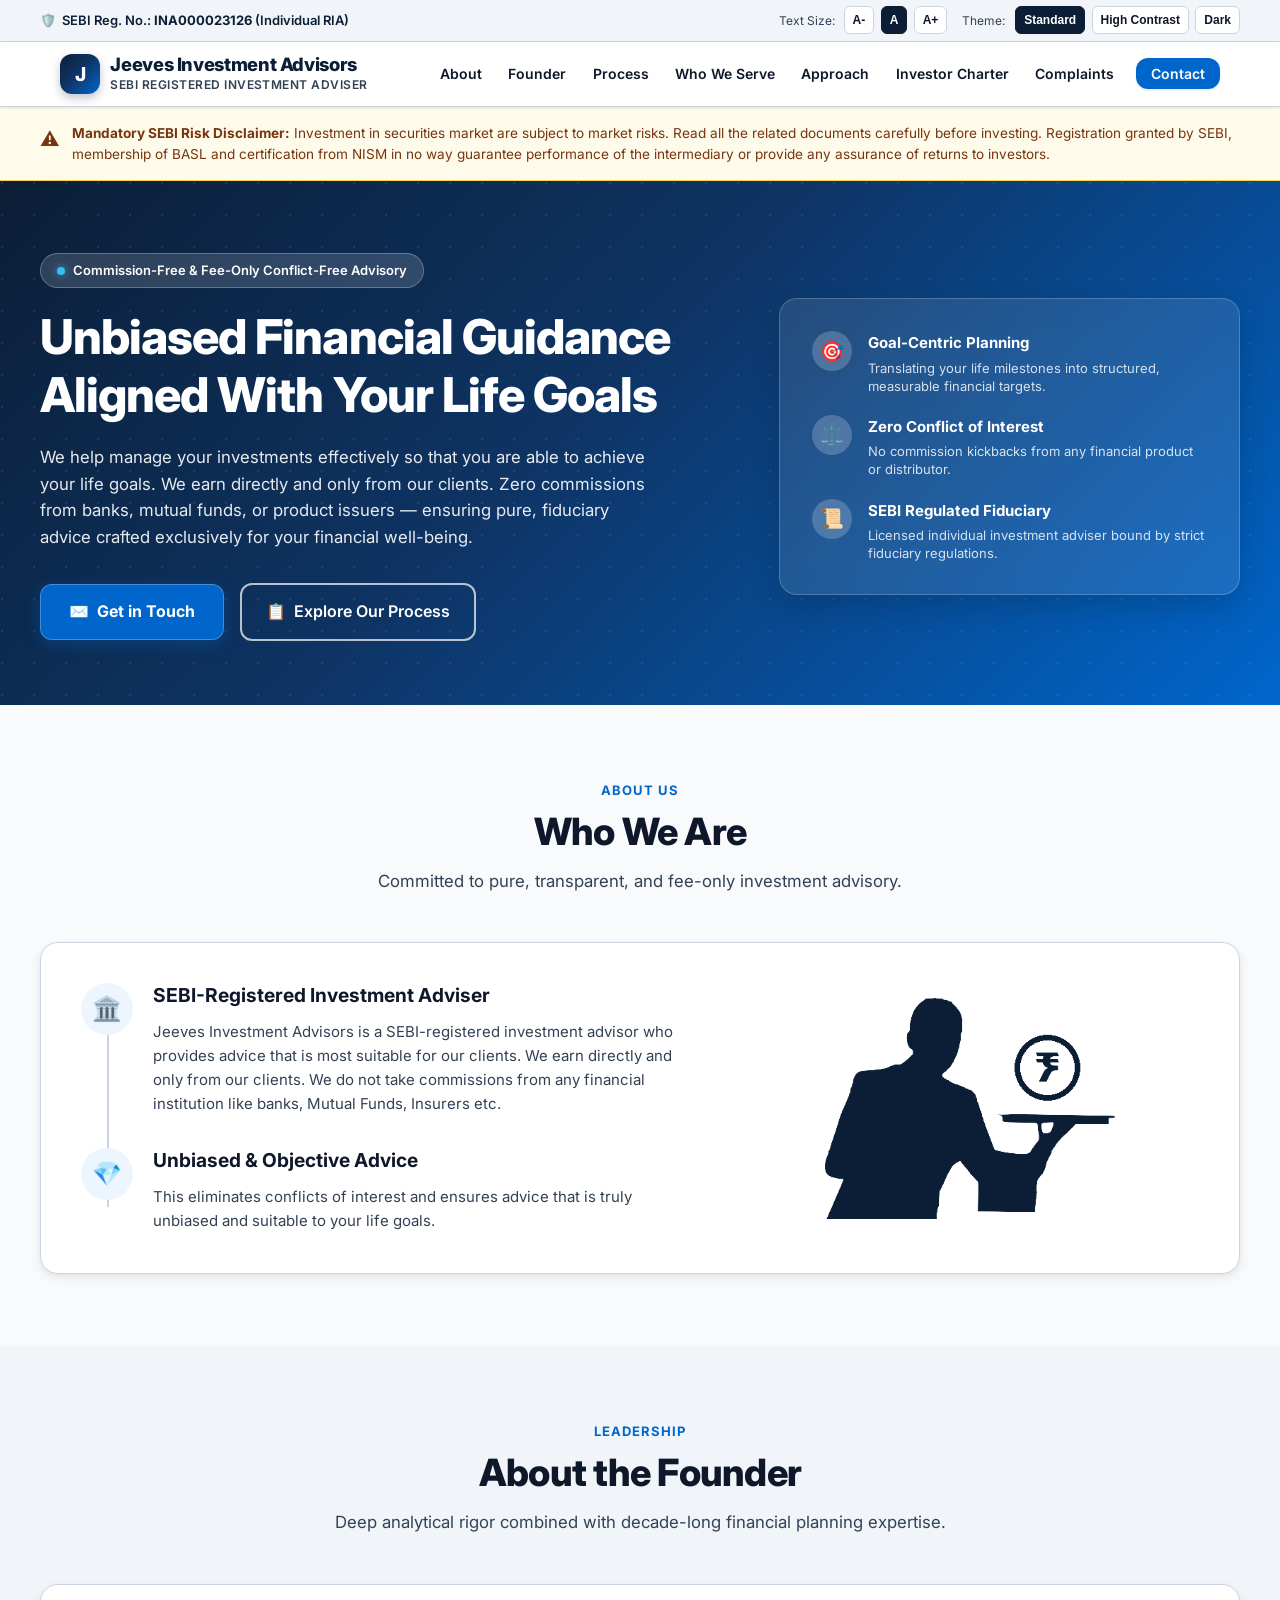
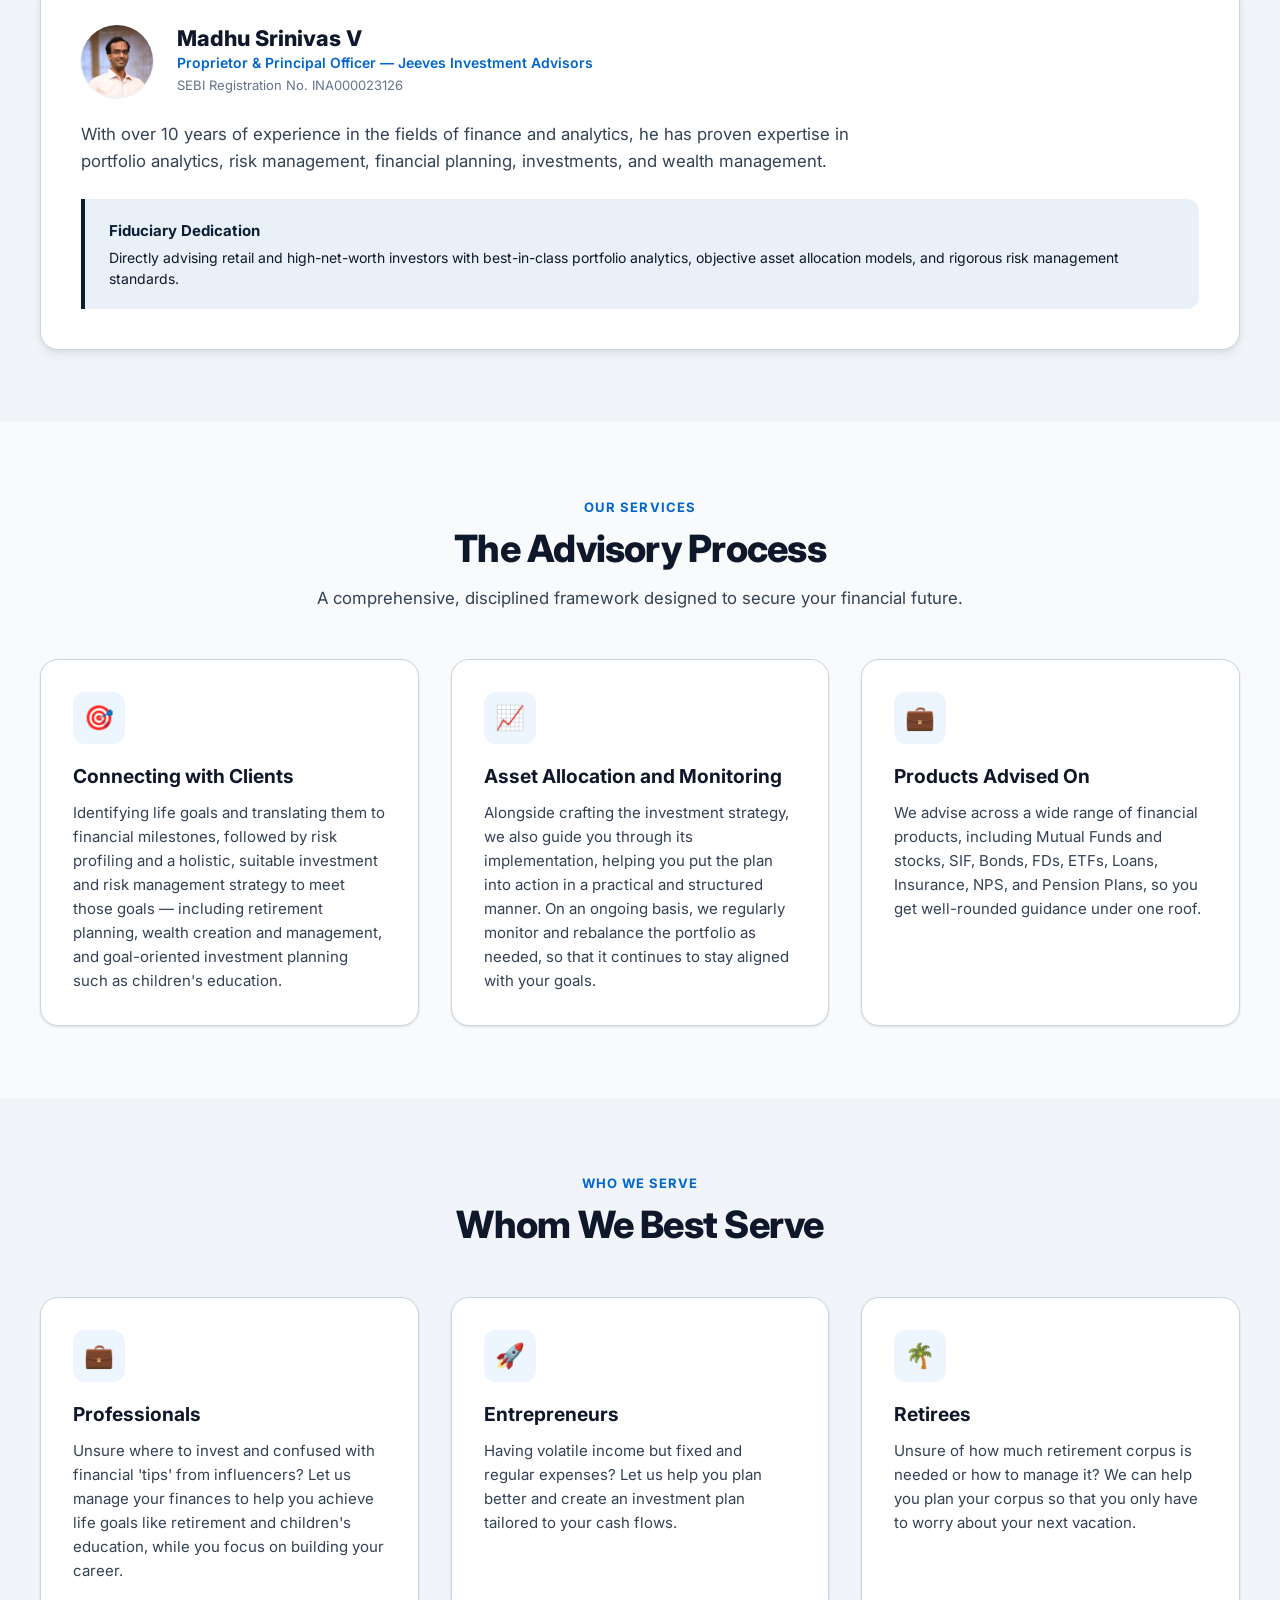
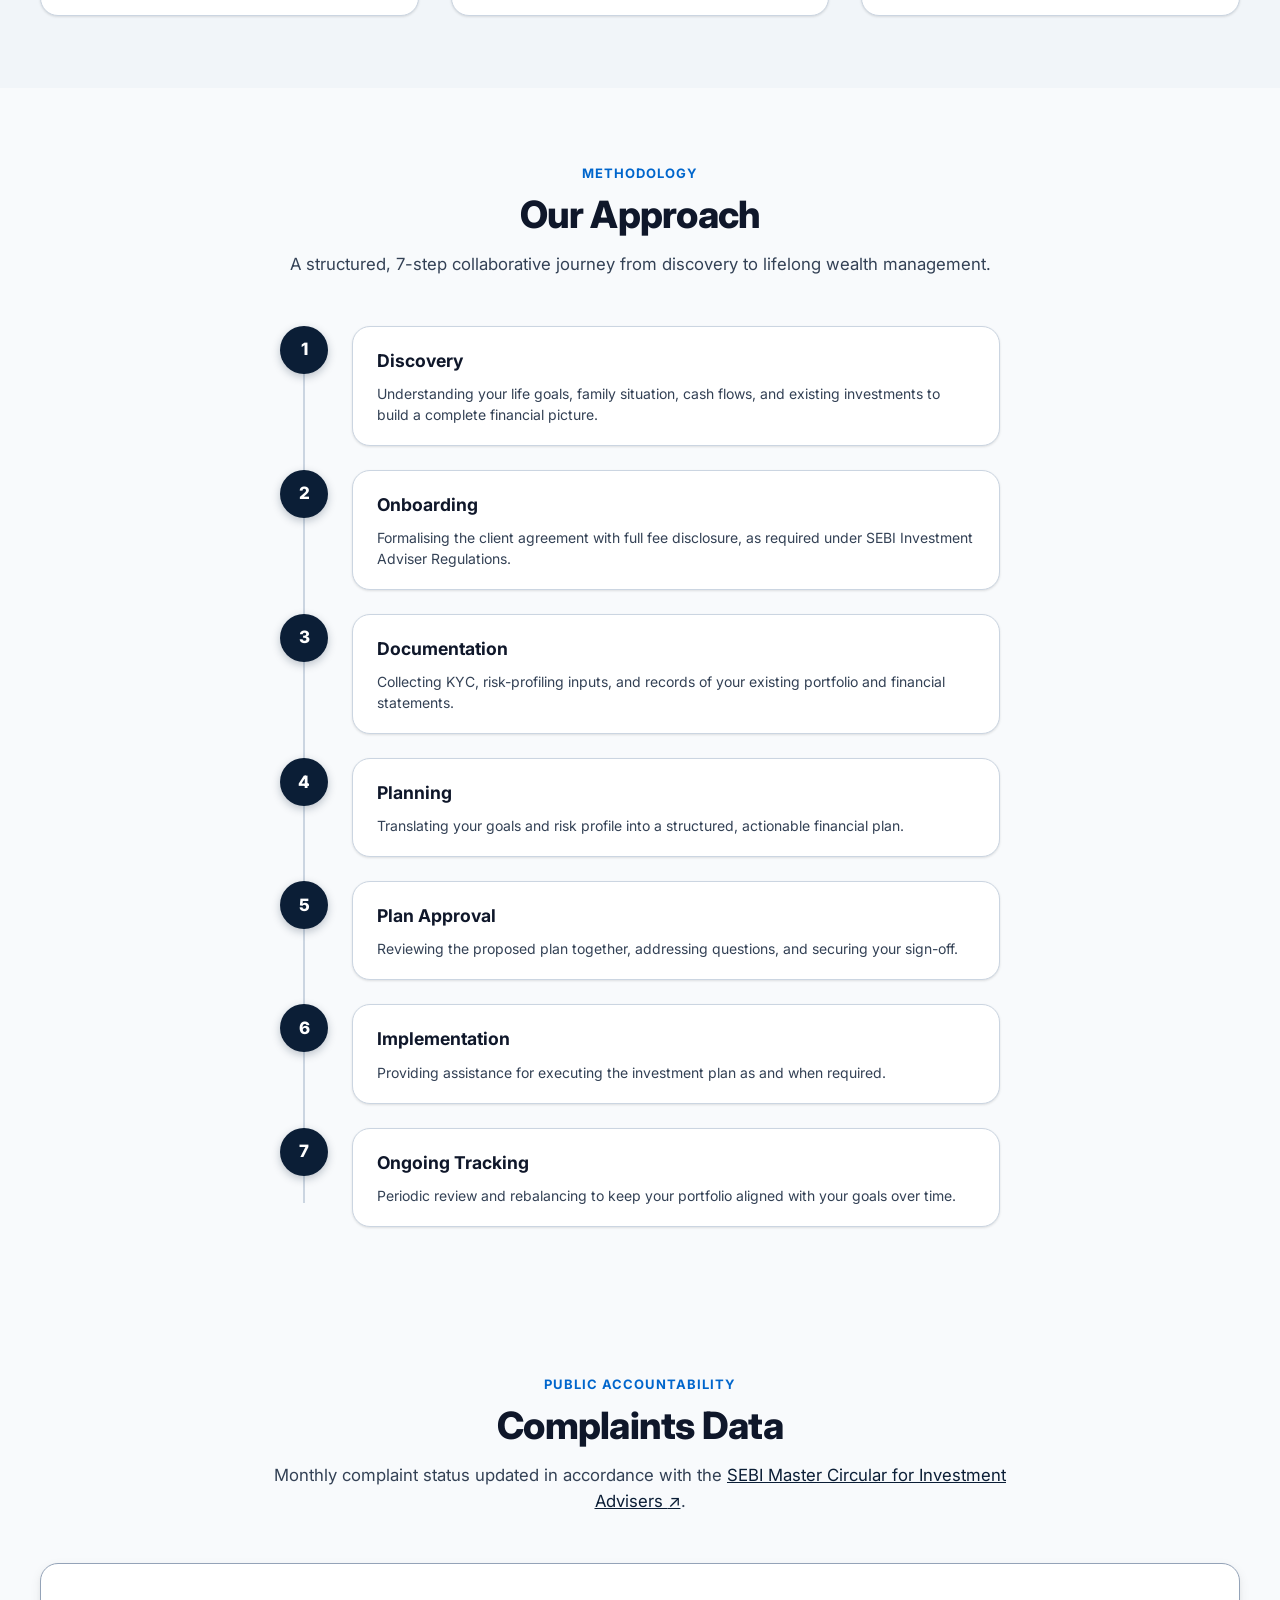
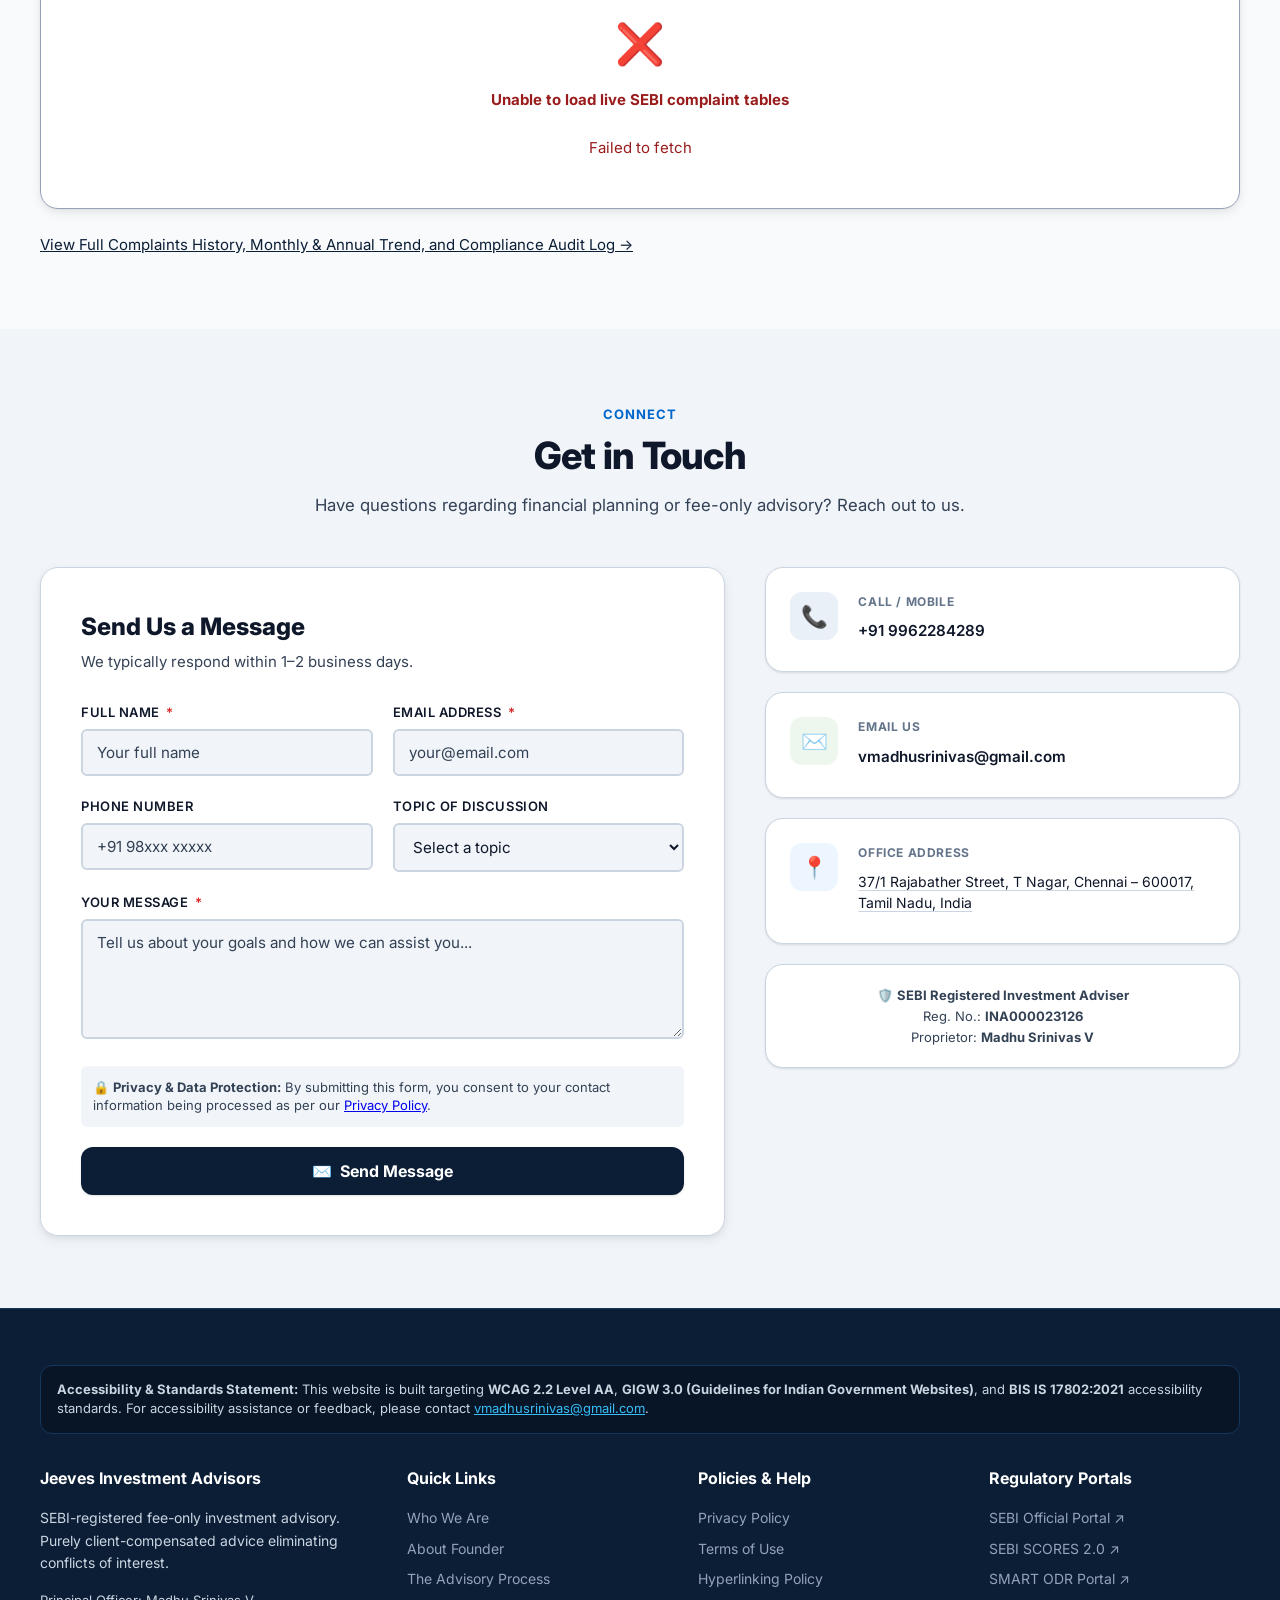
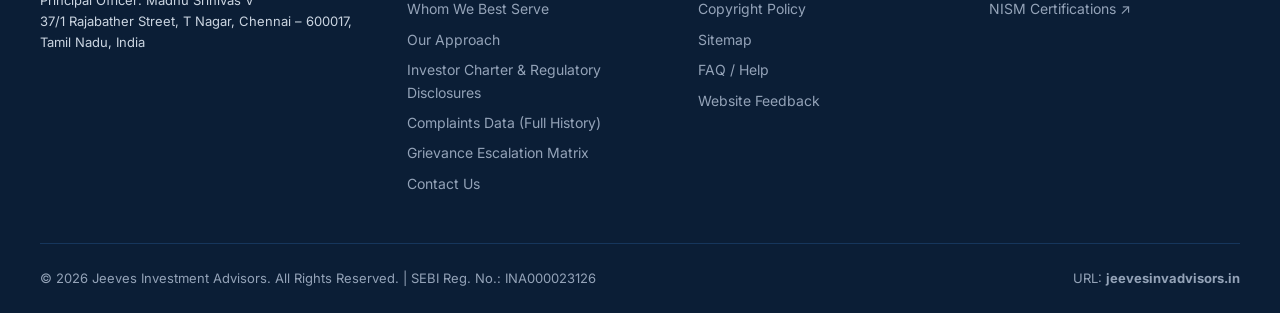
<file: index.html>
<!DOCTYPE html>
<html lang="en">

<head>
  <meta charset="UTF-8">
  <meta name="viewport" content="width=device-width, initial-scale=1.0">

  <!-- Primary Meta Tags -->
  <title>Jeeves Investment Advisors | SEBI Registered Investment Adviser (RIA)</title>
  <meta name="title" content="Jeeves Investment Advisors | SEBI Registered Investment Adviser">
  <meta name="description"
    content="Fee-only, SEBI-registered investment advisory providing unbiased financial planning, risk profiling, and goal-aligned portfolio strategy in Chennai, India. Reg No. INA000023126.">
  <meta name="keywords"
    content="SEBI Registered Investment Adviser, Fee Only Financial Planner, Wealth Management Chennai, RIA India, Investment Planning">
  <meta name="author" content="Madhu Srinivas V">
  <meta name="theme-color" content="#0b1e36">

  <!-- Open Graph / Facebook -->
  <meta property="og:type" content="website">
  <meta property="og:url" content="https://jeevesinvadvisors.in/">
  <meta property="og:title" content="Jeeves Investment Advisors | Fee-Only SEBI RIA">
  <meta property="og:description"
    content="Conflict-free financial advisory and investment planning directly aligned with your life goals. SEBI Reg. No. INA000023126.">

  <!-- Favicon -->
  <link rel="icon" type="image/svg+xml" href="favicon.svg">

  <!-- Google Fonts & Preconnect -->
  <link rel="preconnect" href="https://fonts.googleapis.com">
  <link rel="preconnect" href="https://fonts.gstatic.com" crossorigin>
  <link href="https://fonts.googleapis.com/css2?family=Inter:wght@300;400;500;600;700;800&display=swap"
    rel="stylesheet">

  <!-- Stylesheet -->
  <link rel="stylesheet" href="style.css">
</head>

<body>

  <!-- Accessible Skip to Main Content (WCAG 2.4.1) -->
  <a href="#main-content" class="skip-link">Skip to Main Content</a>

  <!-- Top Accessibility & SEBI Credentials Bar (GIGW 3.0 / WCAG) -->
  <aside class="top-toolbar" aria-label="Accessibility and Regulatory Toolbar">
    <div class="toolbar-inner">
      <div class="sebi-badge-pill">
        <span aria-hidden="true">🛡️</span>
        <span>SEBI Reg. No.: <strong data-field="adviser.sebiRegNo">INA000023126</strong> (Individual RIA)</span>
      </div>

      <div class="toolbar-controls" role="region" aria-label="Accessibility Options">
        <span style="font-size:0.75rem; margin-right: 2px;">Text Size:</span>
        <button type="button" class="btn-toolbar" id="btn-font-sm" aria-label="A- Decrease text size" aria-pressed="false">A-</button>
        <button type="button" class="btn-toolbar active" id="btn-font-md" aria-label="Normal text size" aria-pressed="true">A</button>
        <button type="button" class="btn-toolbar" id="btn-font-lg" aria-label="A+ Increase text size" aria-pressed="false">A+</button>

        <span style="font-size:0.75rem; margin: 0 4px 0 8px;">Theme:</span>
        <button type="button" class="btn-toolbar" id="btn-theme-default"
          aria-label="Standard Light Theme" aria-pressed="true">Standard</button>
        <button type="button" class="btn-toolbar" id="btn-theme-contrast" aria-label="Toggle High Contrast Mode" aria-pressed="false">High
          Contrast</button>
        <button type="button" class="btn-toolbar" id="btn-theme-dark" aria-label="Toggle Dark Mode" aria-pressed="false">Dark</button>
      </div>
    </div>
  </aside>

  <!-- Site Header -->
  <header class="site-header">
    <div class="header-inner">
      <a href="#home" class="brand-logo">
        <div class="brand-icon" aria-hidden="true">J</div>
        <div class="brand-text">
          <span class="brand-name">Jeeves Investment Advisors</span>
          <span class="brand-tag">SEBI Registered Investment Adviser</span>
        </div>
      </a>

      <!-- Mobile Nav Toggle -->
      <button type="button" class="mobile-nav-toggle" id="mobileNavToggle" aria-expanded="false" aria-controls="mainNav"
        aria-label="Toggle Navigation Menu">
        ☰
      </button>

      <!-- Main Navigation -->
      <nav class="main-nav" id="mainNav" aria-label="Primary Navigation">
        <ul class="nav-list">
          <li><a href="#about" class="nav-link">About</a></li>
          <li><a href="#founder" class="nav-link">Founder</a></li>
          <li><a href="#services" class="nav-link">Process</a></li>
          <li><a href="#whom-we-serve" class="nav-link">Who We Serve</a></li>
          <li><a href="#approach" class="nav-link">Approach</a></li>
          <li><a href="investor-charter/" class="nav-link">Investor Charter</a></li>
          <li><a href="complaints/" class="nav-link">Complaints</a></li>
          <li><a href="contact/" class="nav-link nav-cta">Contact</a></li>
        </ul>
      </nav>
    </div>
  </header>

  <!-- SEBI Mandatory Risk Disclaimer Banner -->
  <div class="sebi-statutory-banner" role="region" aria-label="Mandatory Regulatory Disclaimer">
    <div class="statutory-banner-inner">
      <span class="statutory-icon" aria-hidden="true">⚠️</span>
      <p>
        <strong>Mandatory SEBI Risk Disclaimer:</strong> Investment in securities market are subject to market risks.
        Read all the related documents carefully before investing. Registration granted by SEBI, membership of BASL and
        certification from NISM in no way guarantee performance of the intermediary or provide any assurance of returns
        to investors.
      </p>
    </div>
  </div>

  <main id="main-content" tabindex="-1">

    <!-- ── Hero Section ── -->
    <section id="home" class="hero-section" aria-labelledby="hero-heading">
      <div class="hero-inner">
        <div class="hero-content">
          <div class="hero-badge">
            <span class="hero-badge-dot"></span>
            <span>Commission-Free & Fee-Only Conflict-Free Advisory</span>
          </div>
          <h1 id="hero-heading" class="hero-title">
            Unbiased Financial Guidance Aligned With Your Life Goals
          </h1>
          <p class="hero-subtitle">
            We help manage your investments effectively so that you are able to achieve your life goals. We earn
            directly and only from our clients. Zero commissions from banks, mutual funds, or product issuers —
            ensuring pure, fiduciary advice crafted exclusively for your financial well-being.
          </p>
          <div class="hero-actions">
            <a href="#contact" class="btn-primary-action">
              <span>✉️</span> Get in Touch
            </a>
            <a href="#services" class="btn-outline-action">
              <span>📋</span> Explore Our Process
            </a>
          </div>
        </div>

        <ul class="hero-card-trust" role="list" aria-label="Core Advisory Principles">
          <li class="trust-item">
            <div class="trust-icon" aria-hidden="true">🎯</div>
            <div>
              <div class="trust-title">Goal-Centric Planning</div>
              <div class="trust-desc">Translating your life milestones into structured, measurable financial targets.
              </div>
            </div>
          </li>
          <li class="trust-item">
            <div class="trust-icon" aria-hidden="true">⚖️</div>
            <div>
              <div class="trust-title">Zero Conflict of Interest</div>
              <div class="trust-desc">No commission kickbacks from any financial product or distributor.</div>
            </div>
          </li>
          <li class="trust-item">
            <div class="trust-icon" aria-hidden="true">📜</div>
            <div>
              <div class="trust-title">SEBI Regulated Fiduciary</div>
              <div class="trust-desc">Licensed individual investment adviser bound by strict fiduciary regulations.
              </div>
            </div>
          </li>
        </ul>
      </div>
    </section>

    <!-- ── Who We Are Section ── -->
    <section id="about" class="section" aria-labelledby="about-heading">
      <div class="section-container">
        <div class="section-header">
          <span class="section-badge">About Us</span>
          <h2 id="about-heading" class="section-title">Who We Are</h2>
          <p class="section-subtitle">
            Committed to pure, transparent, and fee-only investment advisory.
          </p>
        </div>

        <div class="about-smartart">
          <ul class="about-points" role="list">
            <li class="about-point">
              <div class="about-point-icon" aria-hidden="true">🏛️</div>
              <div>
                <h3 class="card-title">SEBI-Registered Investment Adviser</h3>
                <p class="card-desc">
                  Jeeves Investment Advisors is a SEBI-registered investment advisor who provides advice that is most
                  suitable for our clients. We earn directly and only from our clients. We do not take commissions from any
                  financial institution like banks, Mutual Funds, Insurers etc.
                </p>
              </div>
            </li>

            <li class="about-point">
              <div class="about-point-icon" aria-hidden="true">💎</div>
              <div>
                <h3 class="card-title">Unbiased & Objective Advice</h3>
                <p class="card-desc">
                  This eliminates conflicts of interest and ensures advice that is truly unbiased and suitable to your life
                  goals.
                </p>
              </div>
            </li>
          </ul>

          <div class="about-figure" aria-hidden="true">
            <div class="about-figure-visual"></div>
          </div>
        </div>
      </div>
    </section>

    <!-- ── About The Founder Section ── -->
    <section id="founder" class="section section-alt" aria-labelledby="founder-heading">
      <div class="section-container">
        <div class="section-header">
          <span class="section-badge">Leadership</span>
          <h2 id="founder-heading" class="section-title">About the Founder</h2>
          <p class="section-subtitle">
            Deep analytical rigor combined with decade-long financial planning expertise.
          </p>
        </div>

        <div class="founder-card">
          <div class="founder-meta">
            <img class="founder-avatar" src="images/founder-linkedin-headshot.jpeg" alt="Madhu Srinivas V, Founder and Principal Officer of Jeeves Investment Advisors" width="72" height="72">
            <div>
              <h3 class="founder-name" data-field="founder.name">Madhu Srinivas V</h3>
              <div class="founder-role" data-field="founder.role">Proprietor & Principal Officer — Jeeves Investment Advisors</div>
              <div class="founder-reg">SEBI Registration No. <span data-field="adviser.sebiRegNo">INA000023126</span></div>
            </div>
          </div>

          <p class="card-desc" style="font-size:1.05rem;">
            With over 10 years of experience in the fields of finance and analytics, he has proven expertise in
            portfolio analytics, risk management, financial planning, investments, and wealth management.
          </p>

          <div class="highlight-box">
            <div class="highlight-title">Fiduciary Dedication</div>
            <div class="highlight-text">
              Directly advising retail and high-net-worth investors with best-in-class portfolio analytics,
              objective asset allocation models, and rigorous risk management standards.
            </div>
          </div>
        </div>
      </div>
    </section>

    <!-- ── The Advisory Process / Services ── -->
    <section id="services" class="section" aria-labelledby="services-heading">
      <div class="section-container">
        <div class="section-header">
          <span class="section-badge">Our Services</span>
          <h2 id="services-heading" class="section-title">The Advisory Process</h2>
          <p class="section-subtitle">
            A comprehensive, disciplined framework designed to secure your financial future.
          </p>
        </div>

        <ul class="grid-3" role="list">
          <!-- Service 1 -->
          <li class="card">
            <div class="card-icon" aria-hidden="true">🎯</div>
            <h3 class="card-title">Connecting with Clients</h3>
            <p class="card-desc">
              Identifying life goals and translating them to financial milestones, followed by risk profiling and a
              holistic, suitable investment and risk management strategy to meet those goals — including retirement
              planning, wealth creation and management, and goal-oriented investment planning such as children's
              education.
            </p>
          </li>

          <!-- Service 2 -->
          <li class="card">
            <div class="card-icon" aria-hidden="true">📈</div>
            <h3 class="card-title">Asset Allocation and Monitoring</h3>
            <p class="card-desc">
              Alongside crafting the investment strategy, we also guide you through its implementation, helping you
              put the plan into action in a practical and structured manner. On an ongoing basis, we regularly
              monitor and rebalance the portfolio as needed, so that it continues to stay aligned with your goals.
            </p>
          </li>

          <!-- Service 3 -->
          <li class="card">
            <div class="card-icon" aria-hidden="true">💼</div>
            <h3 class="card-title">Products Advised On</h3>
            <p class="card-desc">
              We advise across a wide range of financial products, including Mutual Funds and stocks, SIF, Bonds,
              FDs, ETFs, Loans, Insurance, NPS, and Pension Plans, so you get well-rounded guidance under one roof.
            </p>
          </li>
        </ul>
      </div>
    </section>

    <!-- ── Whom We Best Serve ── -->
    <section id="whom-we-serve" class="section section-alt" aria-labelledby="whom-we-serve-heading">
      <div class="section-container">
        <div class="section-header">
          <span class="section-badge">Who We Serve</span>
          <h2 id="whom-we-serve-heading" class="section-title">Whom We Best Serve</h2>
        </div>

        <ul class="grid-3" role="list">
          <li class="card">
            <div class="card-icon" aria-hidden="true">💼</div>
            <h3 class="card-title">Professionals</h3>
            <p class="card-desc">
              Unsure where to invest and confused with financial 'tips' from influencers? Let us manage your finances
              to help you achieve life goals like retirement and children's education, while you focus on building
              your career.
            </p>
          </li>

          <li class="card">
            <div class="card-icon" aria-hidden="true">🚀</div>
            <h3 class="card-title">Entrepreneurs</h3>
            <p class="card-desc">
              Having volatile income but fixed and regular expenses? Let us help you plan better and create an
              investment plan tailored to your cash flows.
            </p>
          </li>

          <li class="card">
            <div class="card-icon" aria-hidden="true">🌴</div>
            <h3 class="card-title">Retirees</h3>
            <p class="card-desc">
              Unsure of how much retirement corpus is needed or how to manage it? We can help you plan your corpus so
              that you only have to worry about your next vacation.
            </p>
          </li>
        </ul>
      </div>
    </section>

    <!-- ── Our Approach (Step Workflow) ── -->
    <section id="approach" class="section" aria-labelledby="approach-heading">
      <div class="section-container">
        <div class="section-header">
          <span class="section-badge">Methodology</span>
          <h2 id="approach-heading" class="section-title">Our Approach</h2>
          <p class="section-subtitle">
            A structured, 7-step collaborative journey from discovery to lifelong wealth management.
          </p>
        </div>

        <ol class="process-grid" role="list">
          <!-- Step 1 -->
          <li class="process-card">
            <div class="process-step-num" aria-hidden="true">1</div>
            <div class="process-body">
              <h3 class="process-title">Discovery</h3>
              <p class="process-desc">Understanding your life goals, family situation, cash flows, and existing investments to build a
              complete financial picture.</p>
            </div>
          </li>

          <!-- Step 2 -->
          <li class="process-card">
            <div class="process-step-num" aria-hidden="true">2</div>
            <div class="process-body">
              <h3 class="process-title">Onboarding</h3>
              <p class="process-desc">Formalising the client agreement with full fee disclosure, as required under SEBI Investment Adviser
              Regulations.</p>
            </div>
          </li>

          <!-- Step 3 -->
          <li class="process-card">
            <div class="process-step-num" aria-hidden="true">3</div>
            <div class="process-body">
              <h3 class="process-title">Documentation</h3>
              <p class="process-desc">Collecting KYC, risk-profiling inputs, and records of your existing portfolio and financial statements.</p>
            </div>
          </li>

          <!-- Step 4 -->
          <li class="process-card">
            <div class="process-step-num" aria-hidden="true">4</div>
            <div class="process-body">
              <h3 class="process-title">Planning</h3>
              <p class="process-desc">Translating your goals and risk profile into a structured, actionable financial plan.</p>
            </div>
          </li>

          <!-- Step 5 -->
          <li class="process-card">
            <div class="process-step-num" aria-hidden="true">5</div>
            <div class="process-body">
              <h3 class="process-title">Plan Approval</h3>
              <p class="process-desc">Reviewing the proposed plan together, addressing questions, and securing your sign-off.</p>
            </div>
          </li>

          <!-- Step 6 -->
          <li class="process-card">
            <div class="process-step-num" aria-hidden="true">6</div>
            <div class="process-body">
              <h3 class="process-title">Implementation</h3>
              <p class="process-desc">Providing assistance for executing the investment plan as and when required.</p>
            </div>
          </li>

          <!-- Step 7 -->
          <li class="process-card">
            <div class="process-step-num" aria-hidden="true">7</div>
            <div class="process-body">
              <h3 class="process-title">Ongoing Tracking</h3>
              <p class="process-desc">Periodic review and rebalancing to keep your portfolio aligned with your goals over time.</p>
            </div>
          </li>
        </ol>
      </div>
    </section>

    <!-- ── Complaints Data Section (Dynamic Google Sheet) ── -->
    <section id="complaints" class="section" aria-labelledby="complaints-heading">
      <div class="section-container">
        <div class="section-header">
          <span class="section-badge">Public Accountability</span>
          <h2 id="complaints-heading" class="section-title">Complaints Data</h2>
          <p class="section-subtitle">
            Monthly complaint status updated in accordance with the <a
              href="https://www.sebi.gov.in/legal/master-circulars/feb-2026/master-circular-for-investment-advisers_99569.html"
              target="_blank" rel="noopener noreferrer">SEBI Master Circular for Investment Advisers <span
                aria-hidden="true">↗</span><span class="sr-only"> (opens in new tab)</span></a>.
          </p>
        </div>

        <!-- Dynamic Tables Container (homepage shows only the current month) -->
        <div id="complaints-app" data-scope="snapshot" aria-live="polite">
          <div class="sheet-block">
            <div class="state-box">
              <div class="spinner" aria-hidden="true"></div>
              <p>Loading live SEBI complaint data…</p>
            </div>
          </div>
        </div>
        <p class="card-desc" style="margin-top: 1.25rem;">
          <a href="complaints/">View Full Complaints History, Monthly &amp; Annual Trend, and Compliance Audit Log <span aria-hidden="true">→</span></a>
        </p>
      </div>
    </section>

    <!-- ── Contact Section ── -->
    <section id="contact" class="section section-alt" aria-labelledby="contact-heading">
      <div class="section-container">
        <div class="section-header">
          <span class="section-badge">Connect</span>
          <h2 id="contact-heading" class="section-title">Get in Touch</h2>
          <p class="section-subtitle">
            Have questions regarding financial planning or fee-only advisory? Reach out to us.
          </p>

        </div>

        <div class="contact-layout">

          <!-- Contact Form (Web3Forms) -->
          <div class="form-card">
            <h2>Send Us a Message</h2>
            <p class="subtitle">We typically respond within 1–2 business days.</p>

            <form id="contactForm" action="https://api.web3forms.com/submit" method="POST" novalidate>
              <!-- Web3Forms Hidden Tokens -->
              <input type="hidden" name="access_key" value="8bcebccf-7d29-41eb-b965-a63ec1e67888" data-field-value="config.web3formsAccessKey">
              <input type="hidden" name="subject" value="New Advisory Enquiry — Jeeves Investment Advisors">
              <input type="hidden" name="from_name" value="Jeeves Investment Advisors Website">
              <input type="checkbox" name="botcheck" aria-label="Leave this field blank" style="display:none;" aria-hidden="true">

              <div class="form-row">
                <div class="form-group">
                  <label for="name">Full Name <span class="req" aria-hidden="true">*</span></label>
                  <input type="text" id="name" name="name" placeholder="Your full name" required autocomplete="name"
                    aria-required="true">
                </div>
                <div class="form-group">
                  <label for="email">Email Address <span class="req" aria-hidden="true">*</span></label>
                  <input type="email" id="email" name="email" placeholder="your@email.com" required autocomplete="email"
                    aria-required="true">
                </div>
              </div>

              <div class="form-row">
                <div class="form-group">
                  <label for="phone">Phone Number</label>
                  <input type="tel" id="phone" name="phone" placeholder="+91 98xxx xxxxx" autocomplete="tel">
                </div>
                <div class="form-group">
                  <label for="topic">Topic of Discussion</label>
                  <select id="topic" name="topic">
                    <option value="">Select a topic</option>
                    <option value="Comprehensive Financial Planning">Comprehensive Financial Planning</option>
                    <option value="Investment Advisory & Portfolio Review">Investment Advisory &amp; Portfolio Review
                    </option>
                    <option value="Retirement Savings Strategy">Retirement Savings Strategy</option>
                    <option value="Second Opinion on Investments">Second Opinion on Investments</option>
                    <option value="General Enquiry">General Enquiry</option>
                  </select>
                </div>
              </div>

              <div class="form-group">
                <label for="message">Your Message <span class="req" aria-hidden="true">*</span></label>
                <textarea id="message" name="message"
                  placeholder="Tell us about your goals and how we can assist you..." required
                  aria-required="true"></textarea>
              </div>

              <div class="dpdp-consent">
                <p>
                  🔒 <strong>Privacy &amp; Data Protection:</strong> By submitting this form, you consent to your
                  contact information being processed as per our <a href="privacy-policy/">Privacy Policy</a>.
                </p>
              </div>

              <button type="submit" class="submit-btn" id="submitBtn">
                <span aria-hidden="true">✉️</span> Send Message
              </button>

              <div class="alert success" id="successMsg" role="alert" tabindex="-1">
                ✅ Message sent successfully! We will get back to you within 1–2 business days.
              </div>
              <div class="alert error" id="errorMsg" role="alert" tabindex="-1">
                ❌ Something went wrong. Please try again or email us directly at <a
                  href="mailto:vmadhusrinivas@gmail.com" data-field-href="contact.emailHref" data-field="contact.email">vmadhusrinivas@gmail.com</a>.
              </div>
            </form>
          </div>

          <!-- Sidebar Information Cards -->
          <div>
            <div class="info-card">
              <div class="info-icon blue" aria-hidden="true">📞</div>
              <div>
                <div class="info-label">Call / Mobile</div>
                <a href="tel:+919962284289" class="info-value" data-field-href="contact.phoneTelHref" data-field="contact.phoneDisplay">+91 99622 84289</a>
              </div>
            </div>

            <div class="info-card">
              <div class="info-icon green" aria-hidden="true">✉️</div>
              <div>
                <div class="info-label">Email Us</div>
                <a href="mailto:vmadhusrinivas@gmail.com" class="info-value" data-field-href="contact.emailHref" data-field="contact.email">vmadhusrinivas@gmail.com</a>
              </div>
            </div>

            <div class="info-card">
              <div class="info-icon azure" aria-hidden="true">📍</div>
              <div>
                <div class="info-label">Office Address</div>
                <a href="https://www.google.com/maps/search/?api=1&query=37%2F1%20Rajabather%20Street%2C%20T%20Nagar%2C%20Chennai%20%E2%80%93%20600017%2C%20Tamil%20Nadu%2C%20India"
                  target="_blank" rel="noopener noreferrer" class="info-value address-link"
                  style="font-weight:400; font-size:0.875rem; line-height:1.5; display:inline-block;"
                  data-field-href="contact.mapsHref"
                  data-field="contact.registeredOfficeAddress"
                  title="View office location on Google Maps (opens in new tab)">
                  37/1 Rajabather Street, T Nagar, Chennai – 600017, Tamil Nadu, India
                </a>
              </div>
            </div>

            <div class="card" style="margin-top: 1.25rem; text-align: center; padding: 1.25rem;">
              <div style="font-size:0.8125rem; color:var(--text-muted);">
                🛡️ <strong>SEBI Registered Investment Adviser</strong><br>
                Reg. No.: <strong data-field="adviser.sebiRegNo">INA000023126</strong><br>
                Proprietor: <strong data-field="founder.name">Madhu Srinivas V</strong>
              </div>
            </div>
          </div>

        </div>
      </div>
    </section>

  </main>

  <!-- Site Footer -->
  <footer class="site-footer">
    <div class="footer-inner">

      <div class="footer-accessibility-claim">
        <strong>Accessibility &amp; Standards Statement:</strong> This website is built targeting <strong>WCAG 2.2 Level
          AA</strong>, <strong>GIGW 3.0 (Guidelines for Indian Government Websites)</strong>, and <strong>BIS IS
          17802:2021</strong> accessibility standards. For accessibility assistance or feedback, please contact <a
          href="mailto:vmadhusrinivas@gmail.com" data-field-href="contact.emailHref" data-field="contact.email">vmadhusrinivas@gmail.com</a>.
      </div>

      <div class="footer-grid">
        <div class="footer-col">
          <h3>Jeeves Investment Advisors</h3>
          <p style="font-size:0.875rem; line-height:1.6; margin-bottom:1rem;">
            SEBI-registered fee-only investment advisory. Purely client-compensated advice eliminating conflicts of
            interest.
          </p>
          <p style="font-size:0.8125rem;">
            Principal Officer: <span data-field="founder.name">Madhu Srinivas V</span><br>
            <span data-field="contact.registeredOfficeAddress">37/1 Rajabather Street, T Nagar, Chennai – 600017, Tamil Nadu, India</span>
          </p>
        </div>

        <div class="footer-col">
          <h3>Quick Links</h3>
          <ul class="footer-links">
            <li><a href="#about">Who We Are</a></li>
            <li><a href="#founder">About Founder</a></li>
            <li><a href="#services">The Advisory Process</a></li>
            <li><a href="#whom-we-serve">Whom We Best Serve</a></li>
            <li><a href="#approach">Our Approach</a></li>
            <li><a href="investor-charter/">Investor Charter &amp; Regulatory Disclosures</a></li>
            <li><a href="complaints/">Complaints Data (Full History)</a></li>
            <li><a href="grievance/">Grievance Escalation Matrix</a></li>
            <li><a href="contact/">Contact Us</a></li>
          </ul>
        </div>

        <div class="footer-col">
          <h3>Policies &amp; Help</h3>
          <ul class="footer-links">
            <li><a href="privacy-policy/">Privacy Policy</a></li>
            <li><a href="terms-of-use/">Terms of Use</a></li>
            <li><a href="hyperlinking-policy/">Hyperlinking Policy</a></li>
            <li><a href="copyright-policy/">Copyright Policy</a></li>
            <li><a href="sitemap/">Sitemap</a></li>
            <li><a href="faq/">FAQ / Help</a></li>
            <li><a href="feedback/">Website Feedback</a></li>
          </ul>
        </div>

        <div class="footer-col">
          <h3>Regulatory Portals</h3>
          <ul class="footer-links">
            <li><a href="https://www.sebi.gov.in/" target="_blank" rel="noopener noreferrer">SEBI Official Portal <span aria-hidden="true">↗</span><span class="sr-only"> (opens in new tab)</span></a>
            </li>
            <li><a href="https://scores.sebi.gov.in/" target="_blank" rel="noopener noreferrer">SEBI SCORES 2.0 <span aria-hidden="true">↗</span><span class="sr-only"> (opens in new tab)</span></a>
            </li>
            <li><a href="https://smartodr.in/" target="_blank" rel="noopener noreferrer">SMART ODR Portal <span aria-hidden="true">↗</span><span class="sr-only"> (opens in new tab)</span></a></li>
            <li><a href="https://www.nism.ac.in/" target="_blank" rel="noopener noreferrer">NISM Certifications <span aria-hidden="true">↗</span><span class="sr-only"> (opens in new tab)</span></a>
            </li>
          </ul>
        </div>
      </div>

      <div class="footer-bottom">
        <div>
          &copy; <span data-field="site.copyrightYear">2026</span> Jeeves Investment Advisors. All Rights Reserved. <span aria-hidden="true">|</span> SEBI Reg. No.: <span data-field="adviser.sebiRegNo">INA000023126</span>
        </div>
        <div>
          URL: <strong data-field="site.domain">jeevesinvadvisors.in</strong>
        </div>
      </div>

    </div>
  </footer>

  <button type="button" id="backToTop" class="back-to-top" aria-label="Back to top">
    <span aria-hidden="true">↑</span>
  </button>

  <!-- Scripts -->
  <script src="script.js"></script>
</body>

</html>
</file>
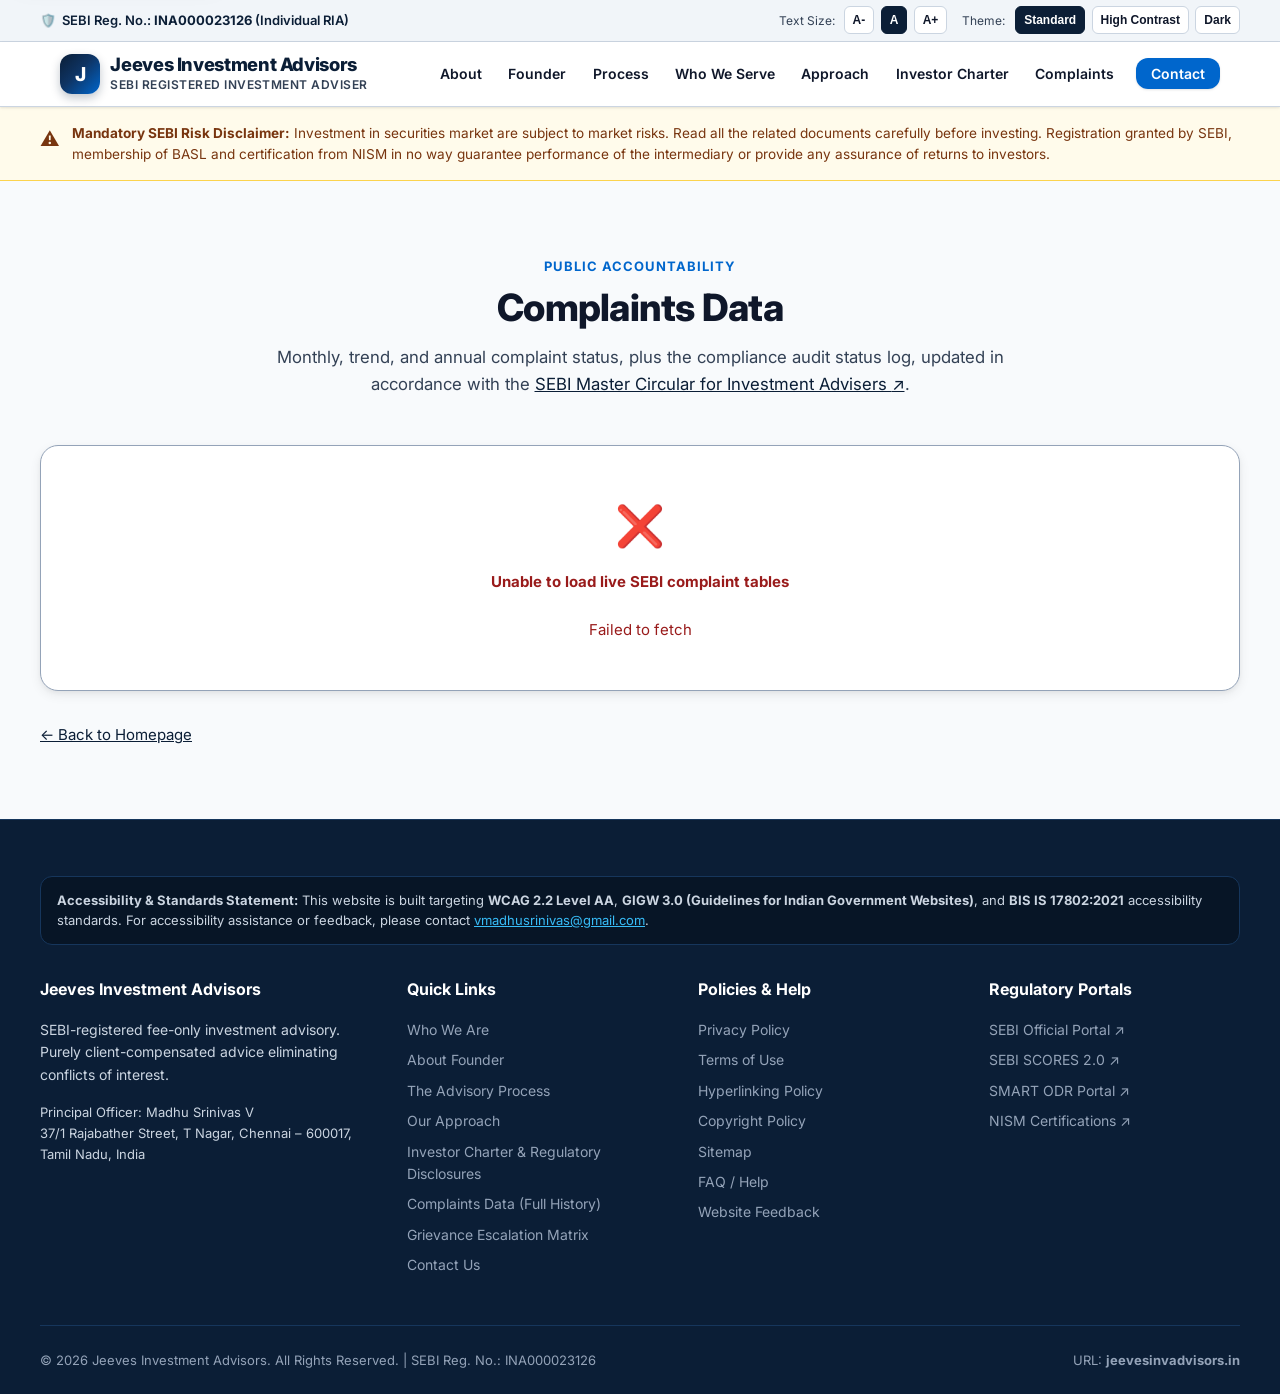
<file: complaints/index.html>
<!DOCTYPE html>
<html lang="en">

<head>
  <meta charset="UTF-8">
  <meta name="viewport" content="width=device-width, initial-scale=1.0">

  <!-- Primary Meta Tags -->
  <title>Complaints Data | Jeeves Investment Advisors</title>
  <meta name="title" content="Complaints Data | Jeeves Investment Advisors">
  <meta name="description"
    content="Monthly, trend, and annual SEBI complaint redressal data, plus the compliance audit status log, for Jeeves Investment Advisors. Reg No. INA000023126.">
  <meta name="author" content="Madhu Srinivas V">
  <meta name="theme-color" content="#0b1e36">

  <!-- Favicon -->
  <link rel="icon" type="image/svg+xml" href="../favicon.svg">

  <!-- Google Fonts & Preconnect -->
  <link rel="preconnect" href="https://fonts.googleapis.com">
  <link rel="preconnect" href="https://fonts.gstatic.com" crossorigin>
  <link href="https://fonts.googleapis.com/css2?family=Inter:wght@300;400;500;600;700;800&display=swap"
    rel="stylesheet">

  <!-- Stylesheet -->
  <link rel="stylesheet" href="../style.css">
</head>

<body>

  <!-- Accessible Skip to Main Content (WCAG 2.4.1) -->
  <a href="#main-content" class="skip-link">Skip to Main Content</a>

  <!-- Top Accessibility & SEBI Credentials Bar (GIGW 3.0 / WCAG) -->
  <aside class="top-toolbar" aria-label="Accessibility and Regulatory Toolbar">
    <div class="toolbar-inner">
      <div class="sebi-badge-pill">
        <span aria-hidden="true">🛡️</span>
        <span>SEBI Reg. No.: <strong data-field="adviser.sebiRegNo">INA000023126</strong> (Individual RIA)</span>
      </div>

      <div class="toolbar-controls" role="region" aria-label="Accessibility Options">
        <span style="font-size:0.75rem; margin-right: 2px;">Text Size:</span>
        <button type="button" class="btn-toolbar" id="btn-font-sm" aria-label="A- Decrease text size" aria-pressed="false">A-</button>
        <button type="button" class="btn-toolbar active" id="btn-font-md" aria-label="Normal text size" aria-pressed="true">A</button>
        <button type="button" class="btn-toolbar" id="btn-font-lg" aria-label="A+ Increase text size" aria-pressed="false">A+</button>

        <span style="font-size:0.75rem; margin: 0 4px 0 8px;">Theme:</span>
        <button type="button" class="btn-toolbar" id="btn-theme-default"
          aria-label="Standard Light Theme" aria-pressed="true">Standard</button>
        <button type="button" class="btn-toolbar" id="btn-theme-contrast" aria-label="Toggle High Contrast Mode" aria-pressed="false">High
          Contrast</button>
        <button type="button" class="btn-toolbar" id="btn-theme-dark" aria-label="Toggle Dark Mode" aria-pressed="false">Dark</button>
      </div>
    </div>
  </aside>

  <!-- Site Header -->
  <header class="site-header">
    <div class="header-inner">
      <a href="../index.html" class="brand-logo">
        <div class="brand-icon" aria-hidden="true">J</div>
        <div class="brand-text">
          <span class="brand-name">Jeeves Investment Advisors</span>
          <span class="brand-tag">SEBI Registered Investment Adviser</span>
        </div>
      </a>

      <!-- Mobile Nav Toggle -->
      <button type="button" class="mobile-nav-toggle" id="mobileNavToggle" aria-expanded="false" aria-controls="mainNav"
        aria-label="Toggle Navigation Menu">
        ☰
      </button>

      <!-- Main Navigation -->
      <nav class="main-nav" id="mainNav" aria-label="Primary Navigation">
        <ul class="nav-list">
          <li><a href="../index.html#about" class="nav-link">About</a></li>
          <li><a href="../index.html#founder" class="nav-link">Founder</a></li>
          <li><a href="../index.html#services" class="nav-link">Process</a></li>
          <li><a href="../index.html#whom-we-serve" class="nav-link">Who We Serve</a></li>
          <li><a href="../index.html#approach" class="nav-link">Approach</a></li>
          <li><a href="../investor-charter/" class="nav-link">Investor Charter</a></li>
          <li><a href="../complaints/" class="nav-link">Complaints</a></li>
          <li><a href="../contact/" class="nav-link nav-cta">Contact</a></li>
        </ul>
      </nav>
    </div>
  </header>

  <!-- SEBI Mandatory Risk Disclaimer Banner -->
  <div class="sebi-statutory-banner" role="region" aria-label="Mandatory Regulatory Disclaimer">
    <div class="statutory-banner-inner">
      <span class="statutory-icon" aria-hidden="true">⚠️</span>
      <p>
        <strong>Mandatory SEBI Risk Disclaimer:</strong> Investment in securities market are subject to market risks.
        Read all the related documents carefully before investing. Registration granted by SEBI, membership of BASL and
        certification from NISM in no way guarantee performance of the intermediary or provide any assurance of returns
        to investors.
      </p>
    </div>
  </div>

  <main id="main-content" tabindex="-1">

    <section class="section" aria-labelledby="complaints-heading">
      <div class="section-container">
        <div class="section-header">
          <span class="section-badge">Public Accountability</span>
          <h1 id="complaints-heading" class="section-title">Complaints Data</h1>
          <p class="section-subtitle">
            Monthly, trend, and annual complaint status, plus the compliance audit status log, updated in accordance
            with the <a
              href="https://www.sebi.gov.in/legal/master-circulars/feb-2026/master-circular-for-investment-advisers_99569.html"
              target="_blank" rel="noopener noreferrer">SEBI Master Circular for Investment Advisers <span
                aria-hidden="true">↗</span><span class="sr-only"> (opens in new tab)</span></a>.
          </p>
        </div>

        <!-- Dynamic Tables Container: no data-scope = full mode (snapshot + monthly/annual trend + audit log) -->
        <div id="complaints-app" aria-live="polite">
          <div class="sheet-block">
            <div class="state-box">
              <div class="spinner" aria-hidden="true"></div>
              <p>Loading live SEBI complaint data…</p>
            </div>
          </div>
        </div>

        <p class="card-desc" style="margin-top: 2rem;">
          <a href="../index.html#complaints">&larr; Back to Homepage</a>
        </p>
      </div>
    </section>

  </main>

  <!-- Site Footer -->
  <footer class="site-footer">
    <div class="footer-inner">

      <div class="footer-accessibility-claim">
        <strong>Accessibility &amp; Standards Statement:</strong> This website is built targeting <strong>WCAG 2.2 Level
          AA</strong>, <strong>GIGW 3.0 (Guidelines for Indian Government Websites)</strong>, and <strong>BIS IS
          17802:2021</strong> accessibility standards. For accessibility assistance or feedback, please contact <a
          href="mailto:vmadhusrinivas@gmail.com" data-field-href="contact.emailHref" data-field="contact.email">vmadhusrinivas@gmail.com</a>.
      </div>

      <div class="footer-grid">
        <div class="footer-col">
          <h3>Jeeves Investment Advisors</h3>
          <p style="font-size:0.875rem; line-height:1.6; margin-bottom:1rem;">
            SEBI-registered fee-only investment advisory. Purely client-compensated advice eliminating conflicts of
            interest.
          </p>
          <p style="font-size:0.8125rem;">
            Principal Officer: <span data-field="founder.name">Madhu Srinivas V</span><br>
            <span data-field="contact.registeredOfficeAddress">37/1 Rajabather Street, T Nagar, Chennai – 600017, Tamil Nadu, India</span>
          </p>
        </div>

        <div class="footer-col">
          <h3>Quick Links</h3>
          <ul class="footer-links">
            <li><a href="../index.html#about">Who We Are</a></li>
            <li><a href="../index.html#founder">About Founder</a></li>
            <li><a href="../index.html#services">The Advisory Process</a></li>
            <li><a href="../index.html#approach">Our Approach</a></li>
            <li><a href="../investor-charter/">Investor Charter &amp; Regulatory Disclosures</a></li>
            <li><a href="../complaints/">Complaints Data (Full History)</a></li>
            <li><a href="../grievance/">Grievance Escalation Matrix</a></li>
            <li><a href="../contact/">Contact Us</a></li>
          </ul>
        </div>

        <div class="footer-col">
          <h3>Policies &amp; Help</h3>
          <ul class="footer-links">
            <li><a href="../privacy-policy/">Privacy Policy</a></li>
            <li><a href="../terms-of-use/">Terms of Use</a></li>
            <li><a href="../hyperlinking-policy/">Hyperlinking Policy</a></li>
            <li><a href="../copyright-policy/">Copyright Policy</a></li>
            <li><a href="../sitemap/">Sitemap</a></li>
            <li><a href="../faq/">FAQ / Help</a></li>
            <li><a href="../feedback/">Website Feedback</a></li>
          </ul>
        </div>

        <div class="footer-col">
          <h3>Regulatory Portals</h3>
          <ul class="footer-links">
            <li><a href="https://www.sebi.gov.in/" target="_blank" rel="noopener noreferrer">SEBI Official Portal <span aria-hidden="true">↗</span><span class="sr-only"> (opens in new tab)</span></a>
            </li>
            <li><a href="https://scores.sebi.gov.in/" target="_blank" rel="noopener noreferrer">SEBI SCORES 2.0 <span aria-hidden="true">↗</span><span class="sr-only"> (opens in new tab)</span></a>
            </li>
            <li><a href="https://smartodr.in/" target="_blank" rel="noopener noreferrer">SMART ODR Portal <span aria-hidden="true">↗</span><span class="sr-only"> (opens in new tab)</span></a></li>
            <li><a href="https://www.nism.ac.in/" target="_blank" rel="noopener noreferrer">NISM Certifications <span aria-hidden="true">↗</span><span class="sr-only"> (opens in new tab)</span></a>
            </li>
          </ul>
        </div>
      </div>

      <div class="footer-bottom">
        <div>
          &copy; <span data-field="site.copyrightYear">2026</span> Jeeves Investment Advisors. All Rights Reserved. <span aria-hidden="true">|</span> SEBI Reg. No.: <span data-field="adviser.sebiRegNo">INA000023126</span>
        </div>
        <div>
          URL: <strong data-field="site.domain">jeevesinvadvisors.in</strong>
        </div>
      </div>

    </div>
  </footer>

  <button type="button" id="backToTop" class="back-to-top" aria-label="Back to top">
    <span aria-hidden="true">↑</span>
  </button>

  <!-- Scripts -->
  <script src="../script.js"></script>
</body>

</html>
</file>
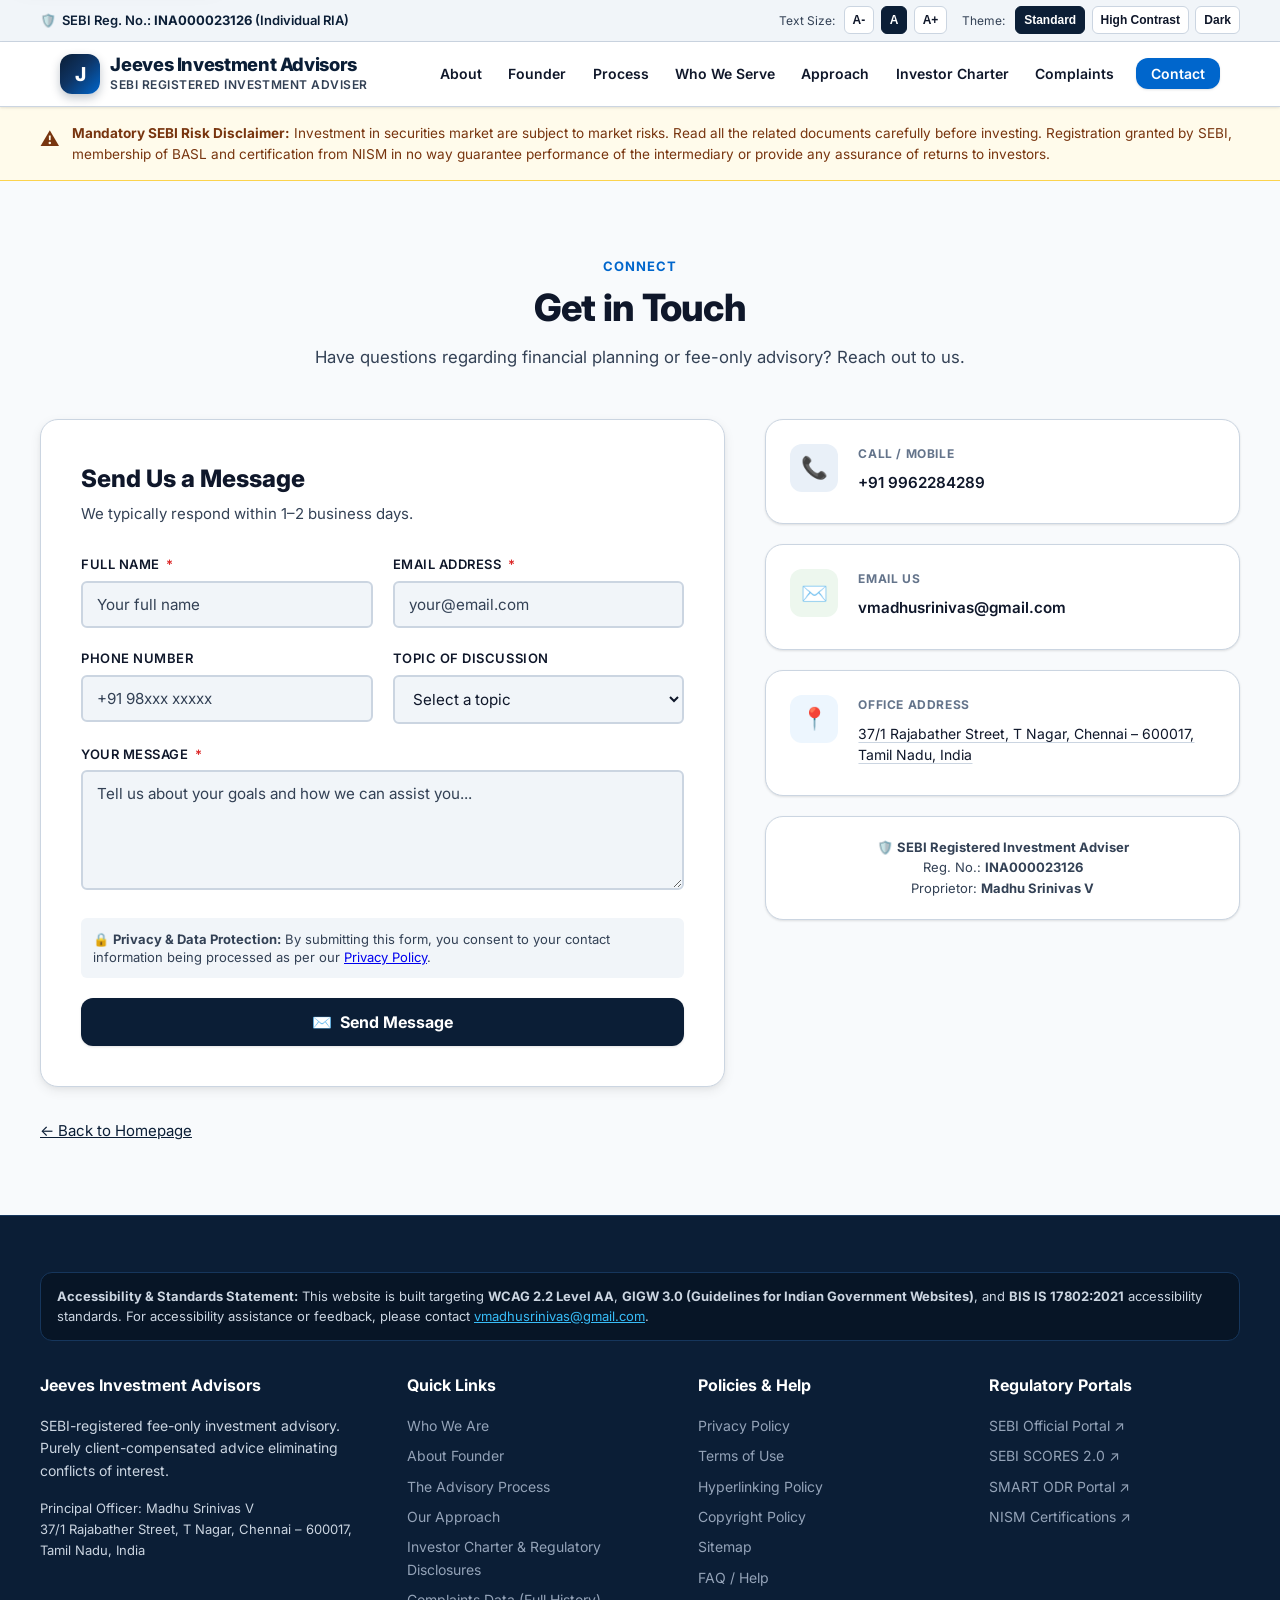
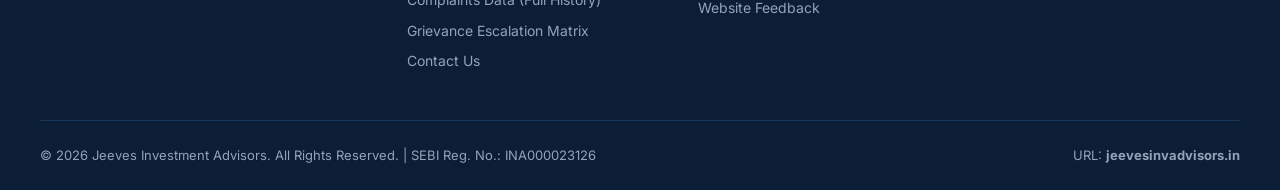
<file: contact/index.html>
<!DOCTYPE html>
<html lang="en">

<head>
  <meta charset="UTF-8">
  <meta name="viewport" content="width=device-width, initial-scale=1.0">

  <!-- Primary Meta Tags -->
  <title>Contact Us | Jeeves Investment Advisors</title>
  <meta name="title" content="Contact Us | Jeeves Investment Advisors">
  <meta name="description"
    content="Get in touch with Jeeves Investment Advisors, a SEBI-registered fee-only Investment Adviser. Reg No. INA000023126.">
  <meta name="author" content="Madhu Srinivas V">
  <meta name="theme-color" content="#0b1e36">

  <!-- Favicon -->
  <link rel="icon" type="image/svg+xml" href="../favicon.svg">

  <!-- Google Fonts & Preconnect -->
  <link rel="preconnect" href="https://fonts.googleapis.com">
  <link rel="preconnect" href="https://fonts.gstatic.com" crossorigin>
  <link href="https://fonts.googleapis.com/css2?family=Inter:wght@300;400;500;600;700;800&display=swap"
    rel="stylesheet">

  <!-- Stylesheet -->
  <link rel="stylesheet" href="../style.css">
</head>

<body>

  <!-- Accessible Skip to Main Content (WCAG 2.4.1) -->
  <a href="#main-content" class="skip-link">Skip to Main Content</a>

  <!-- Top Accessibility & SEBI Credentials Bar (GIGW 3.0 / WCAG) -->
  <aside class="top-toolbar" aria-label="Accessibility and Regulatory Toolbar">
    <div class="toolbar-inner">
      <div class="sebi-badge-pill">
        <span aria-hidden="true">🛡️</span>
        <span>SEBI Reg. No.: <strong data-field="adviser.sebiRegNo">INA000023126</strong> (Individual RIA)</span>
      </div>

      <div class="toolbar-controls" role="region" aria-label="Accessibility Options">
        <span style="font-size:0.75rem; margin-right: 2px;">Text Size:</span>
        <button type="button" class="btn-toolbar" id="btn-font-sm" aria-label="A- Decrease text size" aria-pressed="false">A-</button>
        <button type="button" class="btn-toolbar active" id="btn-font-md" aria-label="Normal text size" aria-pressed="true">A</button>
        <button type="button" class="btn-toolbar" id="btn-font-lg" aria-label="A+ Increase text size" aria-pressed="false">A+</button>

        <span style="font-size:0.75rem; margin: 0 4px 0 8px;">Theme:</span>
        <button type="button" class="btn-toolbar" id="btn-theme-default"
          aria-label="Standard Light Theme" aria-pressed="true">Standard</button>
        <button type="button" class="btn-toolbar" id="btn-theme-contrast" aria-label="Toggle High Contrast Mode" aria-pressed="false">High
          Contrast</button>
        <button type="button" class="btn-toolbar" id="btn-theme-dark" aria-label="Toggle Dark Mode" aria-pressed="false">Dark</button>
      </div>
    </div>
  </aside>

  <!-- Site Header -->
  <header class="site-header">
    <div class="header-inner">
      <a href="../index.html" class="brand-logo">
        <div class="brand-icon" aria-hidden="true">J</div>
        <div class="brand-text">
          <span class="brand-name">Jeeves Investment Advisors</span>
          <span class="brand-tag">SEBI Registered Investment Adviser</span>
        </div>
      </a>

      <!-- Mobile Nav Toggle -->
      <button type="button" class="mobile-nav-toggle" id="mobileNavToggle" aria-expanded="false" aria-controls="mainNav"
        aria-label="Toggle Navigation Menu">
        ☰
      </button>

      <!-- Main Navigation -->
      <nav class="main-nav" id="mainNav" aria-label="Primary Navigation">
        <ul class="nav-list">
          <li><a href="../index.html#about" class="nav-link">About</a></li>
          <li><a href="../index.html#founder" class="nav-link">Founder</a></li>
          <li><a href="../index.html#services" class="nav-link">Process</a></li>
          <li><a href="../index.html#whom-we-serve" class="nav-link">Who We Serve</a></li>
          <li><a href="../index.html#approach" class="nav-link">Approach</a></li>
          <li><a href="../investor-charter/" class="nav-link">Investor Charter</a></li>
          <li><a href="../complaints/" class="nav-link">Complaints</a></li>
          <li><a href="../contact/" class="nav-link nav-cta">Contact</a></li>
        </ul>
      </nav>
    </div>
  </header>

  <!-- SEBI Mandatory Risk Disclaimer Banner -->
  <div class="sebi-statutory-banner" role="region" aria-label="Mandatory Regulatory Disclaimer">
    <div class="statutory-banner-inner">
      <span class="statutory-icon" aria-hidden="true">⚠️</span>
      <p>
        <strong>Mandatory SEBI Risk Disclaimer:</strong> Investment in securities market are subject to market risks.
        Read all the related documents carefully before investing. Registration granted by SEBI, membership of BASL and
        certification from NISM in no way guarantee performance of the intermediary or provide any assurance of returns
        to investors.
      </p>
    </div>
  </div>

  <main id="main-content" tabindex="-1">

    <section class="section" aria-labelledby="contact-heading">
      <div class="section-container">
        <div class="section-header">
          <span class="section-badge">Connect</span>
          <h1 id="contact-heading" class="section-title">Get in Touch</h1>
          <p class="section-subtitle">
            Have questions regarding financial planning or fee-only advisory? Reach out to us.
          </p>
        </div>

        <div class="contact-layout">

          <!-- Contact Form (Web3Forms) -->
          <div class="form-card">
            <h2>Send Us a Message</h2>
            <p class="subtitle">We typically respond within 1–2 business days.</p>

            <form id="contactForm" action="https://api.web3forms.com/submit" method="POST" novalidate>
              <!-- Web3Forms Hidden Tokens -->
              <input type="hidden" name="access_key" value="8bcebccf-7d29-41eb-b965-a63ec1e67888" data-field-value="config.web3formsAccessKey">
              <input type="hidden" name="subject" value="New Advisory Enquiry — Jeeves Investment Advisors">
              <input type="hidden" name="from_name" value="Jeeves Investment Advisors Website">
              <input type="checkbox" name="botcheck" aria-label="Leave this field blank" style="display:none;" aria-hidden="true">

              <div class="form-row">
                <div class="form-group">
                  <label for="name">Full Name <span class="req" aria-hidden="true">*</span></label>
                  <input type="text" id="name" name="name" placeholder="Your full name" required autocomplete="name"
                    aria-required="true">
                </div>
                <div class="form-group">
                  <label for="email">Email Address <span class="req" aria-hidden="true">*</span></label>
                  <input type="email" id="email" name="email" placeholder="your@email.com" required autocomplete="email"
                    aria-required="true">
                </div>
              </div>

              <div class="form-row">
                <div class="form-group">
                  <label for="phone">Phone Number</label>
                  <input type="tel" id="phone" name="phone" placeholder="+91 98xxx xxxxx" autocomplete="tel">
                </div>
                <div class="form-group">
                  <label for="topic">Topic of Discussion</label>
                  <select id="topic" name="topic">
                    <option value="">Select a topic</option>
                    <option value="Comprehensive Financial Planning">Comprehensive Financial Planning</option>
                    <option value="Investment Advisory & Portfolio Review">Investment Advisory &amp; Portfolio Review
                    </option>
                    <option value="Retirement Savings Strategy">Retirement Savings Strategy</option>
                    <option value="Second Opinion on Investments">Second Opinion on Investments</option>
                    <option value="General Enquiry">General Enquiry</option>
                  </select>
                </div>
              </div>

              <div class="form-group">
                <label for="message">Your Message <span class="req" aria-hidden="true">*</span></label>
                <textarea id="message" name="message"
                  placeholder="Tell us about your goals and how we can assist you..." required
                  aria-required="true"></textarea>
              </div>

              <div class="dpdp-consent">
                <p>
                  🔒 <strong>Privacy &amp; Data Protection:</strong> By submitting this form, you consent to your
                  contact information being processed as per our <a href="../privacy-policy/">Privacy Policy</a>.
                </p>
              </div>

              <div class="alert error" id="validationMsg" role="alert" tabindex="-1"></div>

              <button type="submit" class="submit-btn" id="submitBtn">
                <span aria-hidden="true">✉️</span> Send Message
              </button>
              <div id="formStatus" class="sr-only" role="status" aria-live="polite"></div>

              <div class="alert success" id="successMsg" role="alert" tabindex="-1">
                ✅ Message sent successfully! We will get back to you within 1–2 business days.
              </div>
              <div class="alert error" id="errorMsg" role="alert" tabindex="-1">
                ❌ Something went wrong. Please try again or email us directly at <a
                  href="mailto:vmadhusrinivas@gmail.com" data-field-href="contact.emailHref" data-field="contact.email">vmadhusrinivas@gmail.com</a>.
              </div>
            </form>
          </div>

          <!-- Sidebar Information Cards -->
          <div>
            <div class="info-card">
              <div class="info-icon blue" aria-hidden="true">📞</div>
              <div>
                <div class="info-label">Call / Mobile</div>
                <a href="tel:+919962284289" class="info-value" data-field-href="contact.phoneTelHref" data-field="contact.phoneDisplay">+91 99622 84289</a>
              </div>
            </div>

            <div class="info-card">
              <div class="info-icon green" aria-hidden="true">✉️</div>
              <div>
                <div class="info-label">Email Us</div>
                <a href="mailto:vmadhusrinivas@gmail.com" class="info-value" data-field-href="contact.emailHref" data-field="contact.email">vmadhusrinivas@gmail.com</a>
              </div>
            </div>

            <div class="info-card">
              <div class="info-icon azure" aria-hidden="true">📍</div>
              <div>
                <div class="info-label">Office Address</div>
                <a href="https://www.google.com/maps/search/?api=1&query=37%2F1%20Rajabather%20Street%2C%20T%20Nagar%2C%20Chennai%20%E2%80%93%20600017%2C%20Tamil%20Nadu%2C%20India"
                  target="_blank" rel="noopener noreferrer" class="info-value address-link"
                  style="font-weight:400; font-size:0.875rem; line-height:1.5; display:inline-block;"
                  data-field-href="contact.mapsHref"
                  data-field="contact.registeredOfficeAddress"
                  title="View office location on Google Maps (opens in new tab)">
                  37/1 Rajabather Street, T Nagar, Chennai – 600017, Tamil Nadu, India
                </a>
              </div>
            </div>

            <div class="card" style="margin-top: 1.25rem; text-align: center; padding: 1.25rem;">
              <div style="font-size:0.8125rem; color:var(--text-muted);">
                🛡️ <strong>SEBI Registered Investment Adviser</strong><br>
                Reg. No.: <strong data-field="adviser.sebiRegNo">INA000023126</strong><br>
                Proprietor: <strong data-field="founder.name">Madhu Srinivas V</strong>
              </div>
            </div>
          </div>

        </div>

        <p class="card-desc" style="margin-top: 2rem;">
          <a href="../index.html#contact">&larr; Back to Homepage</a>
        </p>
      </div>
    </section>

  </main>

  <!-- Site Footer -->
  <footer class="site-footer">
    <div class="footer-inner">

      <div class="footer-accessibility-claim">
        <strong>Accessibility &amp; Standards Statement:</strong> This website is built targeting <strong>WCAG 2.2 Level
          AA</strong>, <strong>GIGW 3.0 (Guidelines for Indian Government Websites)</strong>, and <strong>BIS IS
          17802:2021</strong> accessibility standards. For accessibility assistance or feedback, please contact <a
          href="mailto:vmadhusrinivas@gmail.com" data-field-href="contact.emailHref" data-field="contact.email">vmadhusrinivas@gmail.com</a>.
      </div>

      <div class="footer-grid">
        <div class="footer-col">
          <h3>Jeeves Investment Advisors</h3>
          <p style="font-size:0.875rem; line-height:1.6; margin-bottom:1rem;">
            SEBI-registered fee-only investment advisory. Purely client-compensated advice eliminating conflicts of
            interest.
          </p>
          <p style="font-size:0.8125rem;">
            Principal Officer: <span data-field="founder.name">Madhu Srinivas V</span><br>
            <span data-field="contact.registeredOfficeAddress">37/1 Rajabather Street, T Nagar, Chennai – 600017, Tamil Nadu, India</span>
          </p>
        </div>

        <div class="footer-col">
          <h3>Quick Links</h3>
          <ul class="footer-links">
            <li><a href="../index.html#about">Who We Are</a></li>
            <li><a href="../index.html#founder">About Founder</a></li>
            <li><a href="../index.html#services">The Advisory Process</a></li>
            <li><a href="../index.html#approach">Our Approach</a></li>
            <li><a href="../investor-charter/">Investor Charter &amp; Regulatory Disclosures</a></li>
            <li><a href="../complaints/">Complaints Data (Full History)</a></li>
            <li><a href="../grievance/">Grievance Escalation Matrix</a></li>
            <li><a href="../contact/">Contact Us</a></li>
          </ul>
        </div>

        <div class="footer-col">
          <h3>Policies &amp; Help</h3>
          <ul class="footer-links">
            <li><a href="../privacy-policy/">Privacy Policy</a></li>
            <li><a href="../terms-of-use/">Terms of Use</a></li>
            <li><a href="../hyperlinking-policy/">Hyperlinking Policy</a></li>
            <li><a href="../copyright-policy/">Copyright Policy</a></li>
            <li><a href="../sitemap/">Sitemap</a></li>
            <li><a href="../faq/">FAQ / Help</a></li>
            <li><a href="../feedback/">Website Feedback</a></li>
          </ul>
        </div>

        <div class="footer-col">
          <h3>Regulatory Portals</h3>
          <ul class="footer-links">
            <li><a href="https://www.sebi.gov.in/" target="_blank" rel="noopener noreferrer">SEBI Official Portal <span aria-hidden="true">↗</span><span class="sr-only"> (opens in new tab)</span></a>
            </li>
            <li><a href="https://scores.sebi.gov.in/" target="_blank" rel="noopener noreferrer">SEBI SCORES 2.0 <span aria-hidden="true">↗</span><span class="sr-only"> (opens in new tab)</span></a>
            </li>
            <li><a href="https://smartodr.in/" target="_blank" rel="noopener noreferrer">SMART ODR Portal <span aria-hidden="true">↗</span><span class="sr-only"> (opens in new tab)</span></a></li>
            <li><a href="https://www.nism.ac.in/" target="_blank" rel="noopener noreferrer">NISM Certifications <span aria-hidden="true">↗</span><span class="sr-only"> (opens in new tab)</span></a>
            </li>
          </ul>
        </div>
      </div>

      <div class="footer-bottom">
        <div>
          &copy; <span data-field="site.copyrightYear">2026</span> Jeeves Investment Advisors. All Rights Reserved. <span aria-hidden="true">|</span> SEBI Reg. No.: <span data-field="adviser.sebiRegNo">INA000023126</span>
        </div>
        <div>
          URL: <strong data-field="site.domain">jeevesinvadvisors.in</strong>
        </div>
      </div>

    </div>
  </footer>

  <button type="button" id="backToTop" class="back-to-top" aria-label="Back to top">
    <span aria-hidden="true">↑</span>
  </button>

  <!-- Scripts -->
  <script src="../script.js"></script>
</body>

</html>
</file>
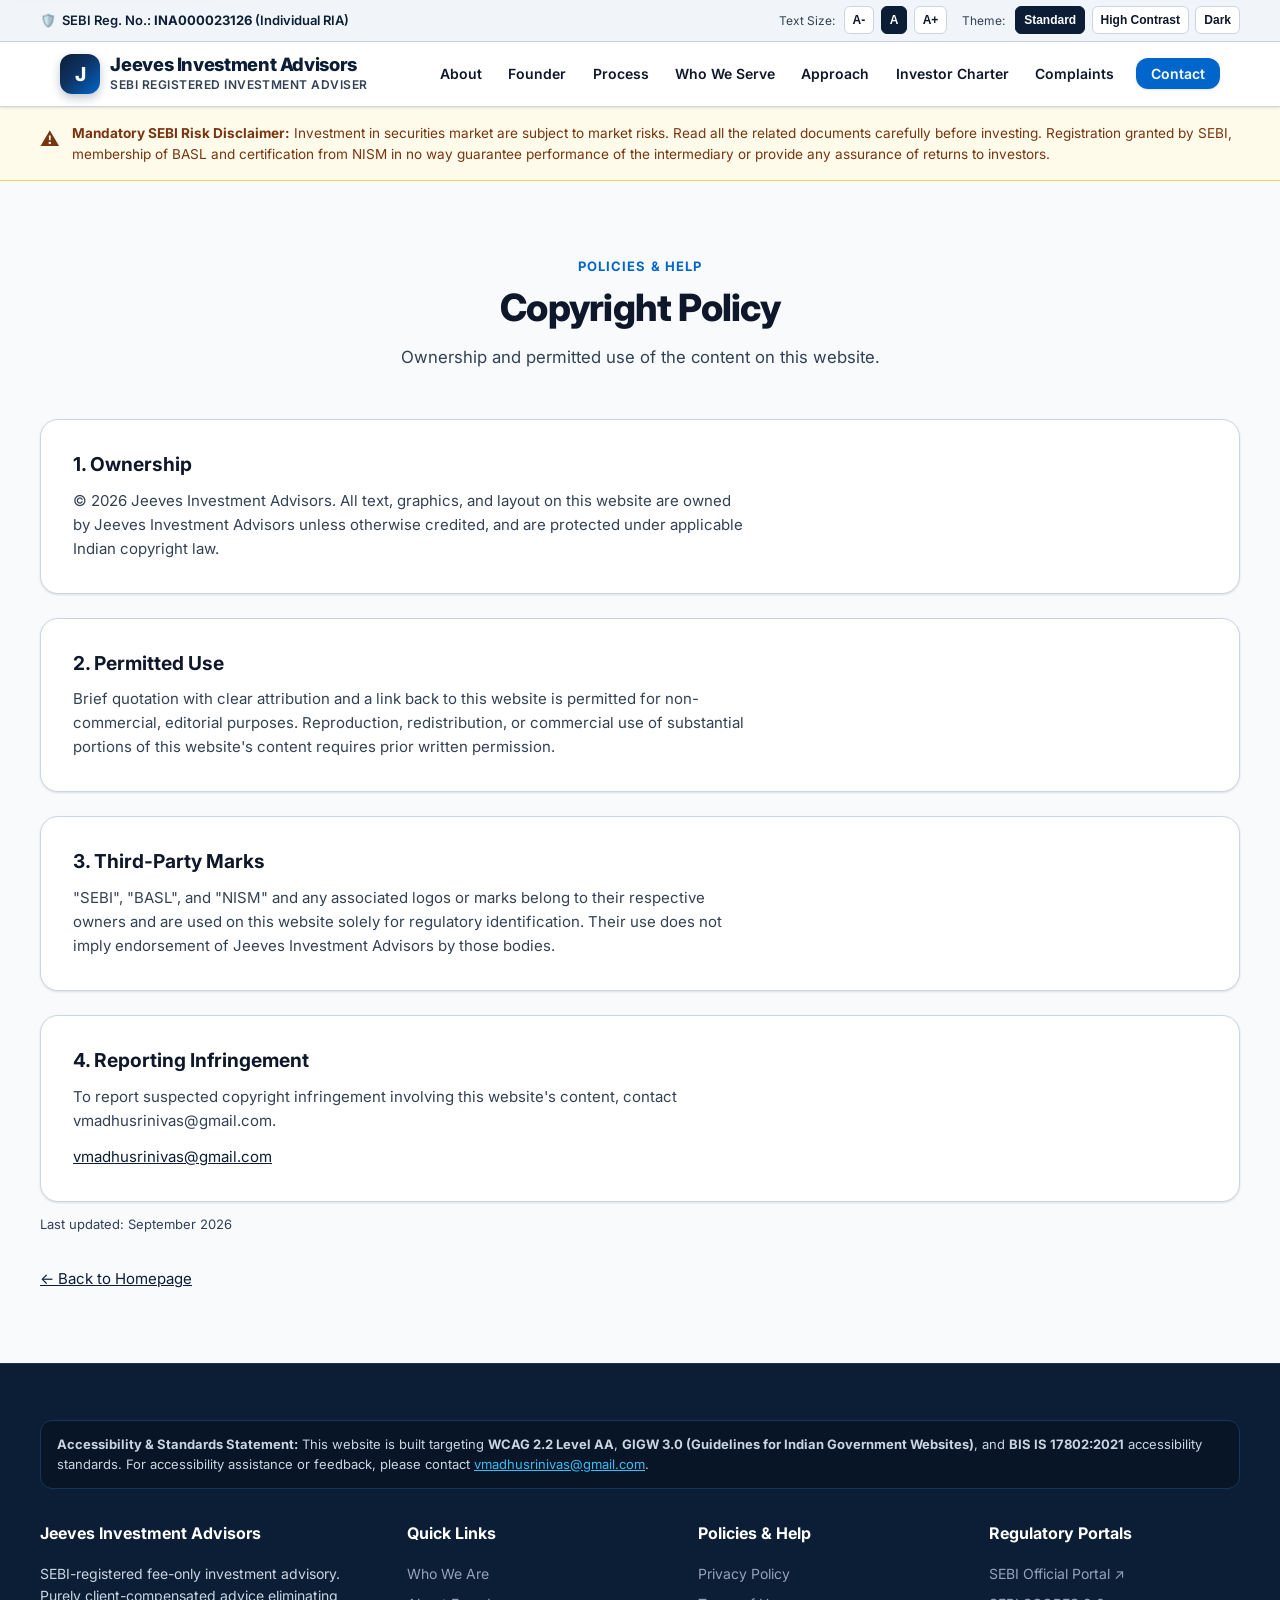
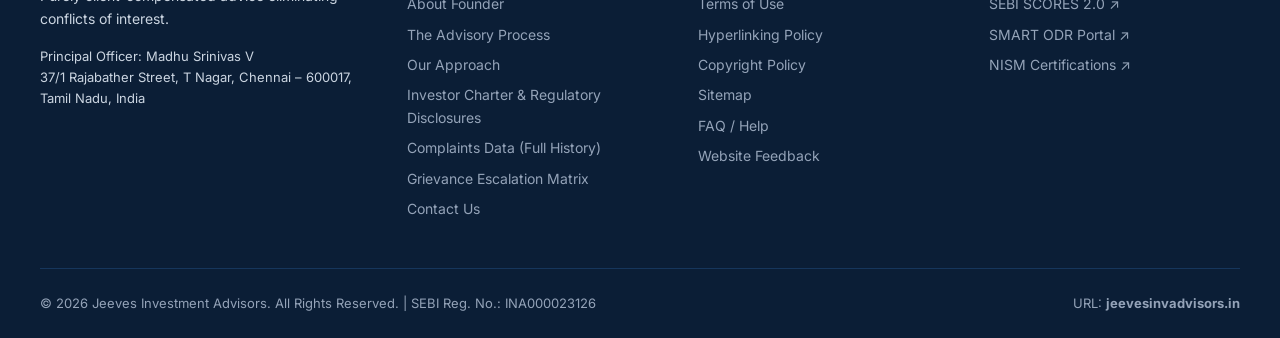
<file: copyright-policy/index.html>
<!DOCTYPE html>
<html lang="en">

<head>
  <meta charset="UTF-8">
  <meta name="viewport" content="width=device-width, initial-scale=1.0">

  <!-- Primary Meta Tags -->
  <title>Copyright Policy | Jeeves Investment Advisors</title>
  <meta name="title" content="Copyright Policy | Jeeves Investment Advisors">
  <meta name="description"
    content="Copyright policy for Jeeves Investment Advisors, a SEBI-registered Investment Adviser. Reg No. INA000023126.">
  <meta name="author" content="Madhu Srinivas V">
  <meta name="theme-color" content="#0b1e36">

  <!-- Favicon -->
  <link rel="icon" type="image/svg+xml" href="../favicon.svg">

  <!-- Google Fonts & Preconnect -->
  <link rel="preconnect" href="https://fonts.googleapis.com">
  <link rel="preconnect" href="https://fonts.gstatic.com" crossorigin>
  <link href="https://fonts.googleapis.com/css2?family=Inter:wght@300;400;500;600;700;800&display=swap"
    rel="stylesheet">

  <!-- Stylesheet -->
  <link rel="stylesheet" href="../style.css">
</head>

<body>

  <!-- Accessible Skip to Main Content (WCAG 2.4.1) -->
  <a href="#main-content" class="skip-link">Skip to Main Content</a>

  <!-- Top Accessibility & SEBI Credentials Bar (GIGW 3.0 / WCAG) -->
  <aside class="top-toolbar" aria-label="Accessibility and Regulatory Toolbar">
    <div class="toolbar-inner">
      <div class="sebi-badge-pill">
        <span aria-hidden="true">🛡️</span>
        <span>SEBI Reg. No.: <strong data-field="adviser.sebiRegNo">INA000023126</strong> (Individual RIA)</span>
      </div>

      <div class="toolbar-controls" role="region" aria-label="Accessibility Options">
        <span style="font-size:0.75rem; margin-right: 2px;">Text Size:</span>
        <button type="button" class="btn-toolbar" id="btn-font-sm" aria-label="A- Decrease text size" aria-pressed="false">A-</button>
        <button type="button" class="btn-toolbar active" id="btn-font-md" aria-label="Normal text size" aria-pressed="true">A</button>
        <button type="button" class="btn-toolbar" id="btn-font-lg" aria-label="A+ Increase text size" aria-pressed="false">A+</button>

        <span style="font-size:0.75rem; margin: 0 4px 0 8px;">Theme:</span>
        <button type="button" class="btn-toolbar" id="btn-theme-default"
          aria-label="Standard Light Theme" aria-pressed="true">Standard</button>
        <button type="button" class="btn-toolbar" id="btn-theme-contrast" aria-label="Toggle High Contrast Mode" aria-pressed="false">High
          Contrast</button>
        <button type="button" class="btn-toolbar" id="btn-theme-dark" aria-label="Toggle Dark Mode" aria-pressed="false">Dark</button>
      </div>
    </div>
  </aside>

  <!-- Site Header -->
  <header class="site-header">
    <div class="header-inner">
      <a href="../index.html" class="brand-logo">
        <div class="brand-icon" aria-hidden="true">J</div>
        <div class="brand-text">
          <span class="brand-name">Jeeves Investment Advisors</span>
          <span class="brand-tag">SEBI Registered Investment Adviser</span>
        </div>
      </a>

      <!-- Mobile Nav Toggle -->
      <button type="button" class="mobile-nav-toggle" id="mobileNavToggle" aria-expanded="false" aria-controls="mainNav"
        aria-label="Toggle Navigation Menu">
        ☰
      </button>

      <!-- Main Navigation -->
      <nav class="main-nav" id="mainNav" aria-label="Primary Navigation">
        <ul class="nav-list">
          <li><a href="../index.html#about" class="nav-link">About</a></li>
          <li><a href="../index.html#founder" class="nav-link">Founder</a></li>
          <li><a href="../index.html#services" class="nav-link">Process</a></li>
          <li><a href="../index.html#whom-we-serve" class="nav-link">Who We Serve</a></li>
          <li><a href="../index.html#approach" class="nav-link">Approach</a></li>
          <li><a href="../investor-charter/" class="nav-link">Investor Charter</a></li>
          <li><a href="../complaints/" class="nav-link">Complaints</a></li>
          <li><a href="../contact/" class="nav-link nav-cta">Contact</a></li>
        </ul>
      </nav>
    </div>
  </header>

  <!-- SEBI Mandatory Risk Disclaimer Banner -->
  <div class="sebi-statutory-banner" role="region" aria-label="Mandatory Regulatory Disclaimer">
    <div class="statutory-banner-inner">
      <span class="statutory-icon" aria-hidden="true">⚠️</span>
      <p>
        <strong>Mandatory SEBI Risk Disclaimer:</strong> Investment in securities market are subject to market risks.
        Read all the related documents carefully before investing. Registration granted by SEBI, membership of BASL and
        certification from NISM in no way guarantee performance of the intermediary or provide any assurance of returns
        to investors.
      </p>
    </div>
  </div>

  <main id="main-content" tabindex="-1">

    <section class="section" aria-labelledby="copyrightPolicy-heading">
      <div class="section-container">
        <div class="section-header">
          <span class="section-badge">Policies &amp; Help</span>
          <h1 id="copyrightPolicy-heading" class="section-title" aria-describedby="lastUpdated">Copyright Policy</h1>
          <p class="section-subtitle">
            Ownership and permitted use of the content on this website.
          </p>
        </div>

        <div class="card">
          <h2 class="card-title">1. Ownership</h2>
          <p class="card-desc" style="margin-top:0.75rem;">
            © <span data-field="site.copyrightYear">2026</span>
            <span data-field="adviser.tradeName">Jeeves Investment Advisors</span>. All text, graphics, and layout on
            this website are owned by <span data-field="adviser.tradeName">Jeeves Investment Advisors</span> unless
            otherwise credited, and are protected under applicable Indian copyright law.
          </p>
        </div>

        <div class="card" style="margin-top: 1.5rem;">
          <h2 class="card-title">2. Permitted Use</h2>
          <p class="card-desc" style="margin-top:0.75rem;">
            Brief quotation with clear attribution and a link back to this website is permitted for non-commercial,
            editorial purposes. Reproduction, redistribution, or commercial use of substantial portions of this
            website's content requires prior written permission.
          </p>
        </div>

        <div class="card" style="margin-top: 1.5rem;">
          <h2 class="card-title">3. Third-Party Marks</h2>
          <p class="card-desc" style="margin-top:0.75rem;">
            "SEBI", "BASL", and "NISM" and any associated logos or marks belong to their respective owners and are
            used on this website solely for regulatory identification. Their use does not imply endorsement of
            <span data-field="adviser.tradeName">Jeeves Investment Advisors</span> by those bodies.
          </p>
        </div>

        <div class="card" style="margin-top: 1.5rem;">
          <h2 class="card-title">4. Reporting Infringement</h2>
          <p class="card-desc" style="margin-top:0.75rem;">
            To report suspected copyright infringement involving this website's content, contact
            <span data-field="contact.email">vmadhusrinivas@gmail.com</span>.
          </p>
          <p class="card-desc" style="margin-top:0.75rem;">
            <a href="mailto:vmadhusrinivas@gmail.com?subject=Copyright%20Infringement%20Notice" data-field-href="contact.copyrightInfringementEmailHref" data-field="contact.email">vmadhusrinivas@gmail.com</a>
          </p>
        </div>

        <p id="lastUpdated" class="card-desc" style="margin-top: 0.75rem; font-size: 0.8125rem;">
          Last updated: <time datetime="2026-09" data-field="site.policyLastUpdated">September 2026</time>
        </p>

        <p class="card-desc" style="margin-top: 2rem;">
          <a href="../index.html">&larr; Back to Homepage</a>
        </p>
      </div>
    </section>

  </main>

  <!-- Site Footer -->
  <footer class="site-footer">
    <div class="footer-inner">

      <div class="footer-accessibility-claim">
        <strong>Accessibility &amp; Standards Statement:</strong> This website is built targeting <strong>WCAG 2.2 Level
          AA</strong>, <strong>GIGW 3.0 (Guidelines for Indian Government Websites)</strong>, and <strong>BIS IS
          17802:2021</strong> accessibility standards. For accessibility assistance or feedback, please contact <a
          href="mailto:vmadhusrinivas@gmail.com" data-field-href="contact.emailHref" data-field="contact.email">vmadhusrinivas@gmail.com</a>.
      </div>

      <div class="footer-grid">
        <div class="footer-col">
          <h3>Jeeves Investment Advisors</h3>
          <p style="font-size:0.875rem; line-height:1.6; margin-bottom:1rem;">
            SEBI-registered fee-only investment advisory. Purely client-compensated advice eliminating conflicts of
            interest.
          </p>
          <p style="font-size:0.8125rem;">
            Principal Officer: <span data-field="founder.name">Madhu Srinivas V</span><br>
            <span data-field="contact.registeredOfficeAddress">37/1 Rajabather Street, T Nagar, Chennai – 600017, Tamil Nadu, India</span>
          </p>
        </div>

        <div class="footer-col">
          <h3>Quick Links</h3>
          <ul class="footer-links">
            <li><a href="../index.html#about">Who We Are</a></li>
            <li><a href="../index.html#founder">About Founder</a></li>
            <li><a href="../index.html#services">The Advisory Process</a></li>
            <li><a href="../index.html#approach">Our Approach</a></li>
            <li><a href="../investor-charter/">Investor Charter &amp; Regulatory Disclosures</a></li>
            <li><a href="../complaints/">Complaints Data (Full History)</a></li>
            <li><a href="../grievance/">Grievance Escalation Matrix</a></li>
            <li><a href="../contact/">Contact Us</a></li>
          </ul>
        </div>

        <div class="footer-col">
          <h3>Policies &amp; Help</h3>
          <ul class="footer-links">
            <li><a href="../privacy-policy/">Privacy Policy</a></li>
            <li><a href="../terms-of-use/">Terms of Use</a></li>
            <li><a href="../hyperlinking-policy/">Hyperlinking Policy</a></li>
            <li><a href="../copyright-policy/">Copyright Policy</a></li>
            <li><a href="../sitemap/">Sitemap</a></li>
            <li><a href="../faq/">FAQ / Help</a></li>
            <li><a href="../feedback/">Website Feedback</a></li>
          </ul>
        </div>

        <div class="footer-col">
          <h3>Regulatory Portals</h3>
          <ul class="footer-links">
            <li><a href="https://www.sebi.gov.in/" target="_blank" rel="noopener noreferrer">SEBI Official Portal <span aria-hidden="true">↗</span><span class="sr-only"> (opens in new tab)</span></a>
            </li>
            <li><a href="https://scores.sebi.gov.in/" target="_blank" rel="noopener noreferrer">SEBI SCORES 2.0 <span aria-hidden="true">↗</span><span class="sr-only"> (opens in new tab)</span></a>
            </li>
            <li><a href="https://smartodr.in/" target="_blank" rel="noopener noreferrer">SMART ODR Portal <span aria-hidden="true">↗</span><span class="sr-only"> (opens in new tab)</span></a></li>
            <li><a href="https://www.nism.ac.in/" target="_blank" rel="noopener noreferrer">NISM Certifications <span aria-hidden="true">↗</span><span class="sr-only"> (opens in new tab)</span></a>
            </li>
          </ul>
        </div>
      </div>

      <div class="footer-bottom">
        <div>
          &copy; <span data-field="site.copyrightYear">2026</span> Jeeves Investment Advisors. All Rights Reserved. <span aria-hidden="true">|</span> SEBI Reg. No.: <span data-field="adviser.sebiRegNo">INA000023126</span>
        </div>
        <div>
          URL: <strong data-field="site.domain">jeevesinvadvisors.in</strong>
        </div>
      </div>

    </div>
  </footer>

  <button type="button" id="backToTop" class="back-to-top" aria-label="Back to top">
    <span aria-hidden="true">↑</span>
  </button>

  <!-- Scripts -->
  <script src="../script.js"></script>
</body>

</html>
</file>
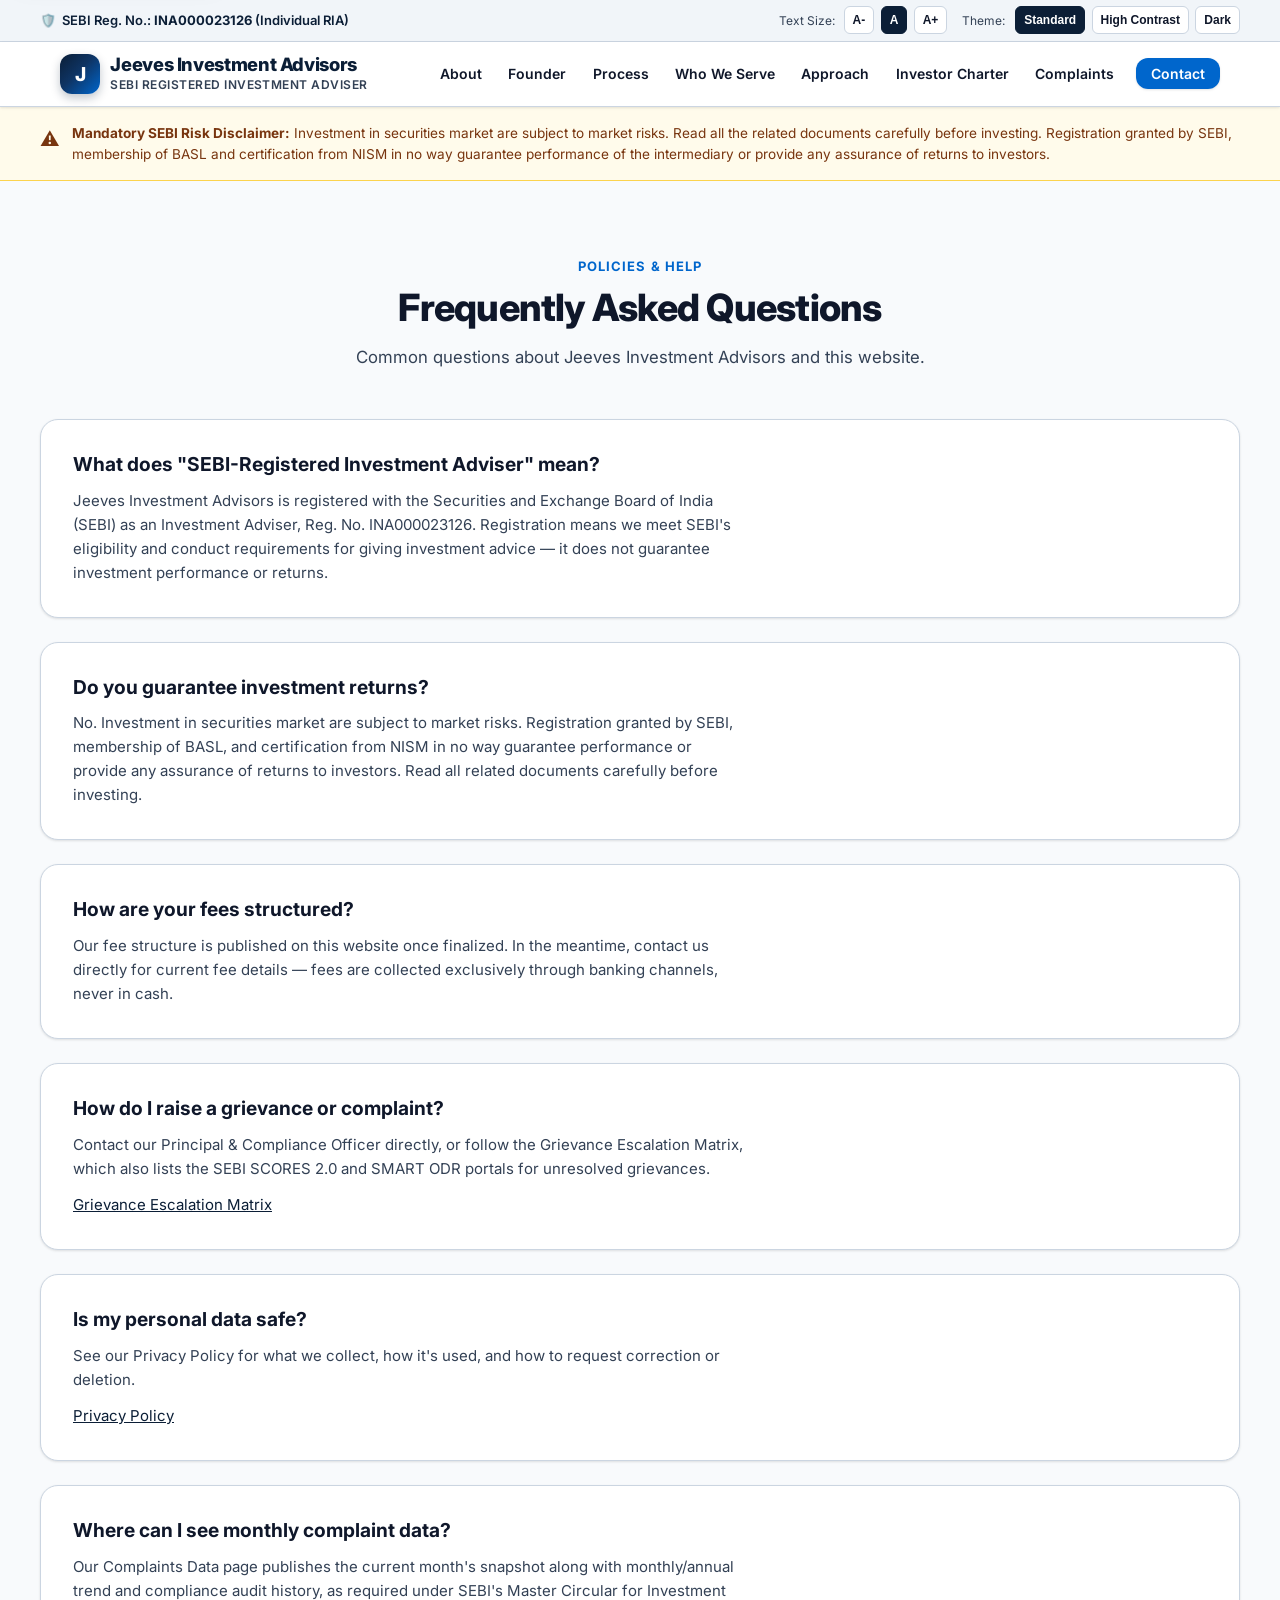
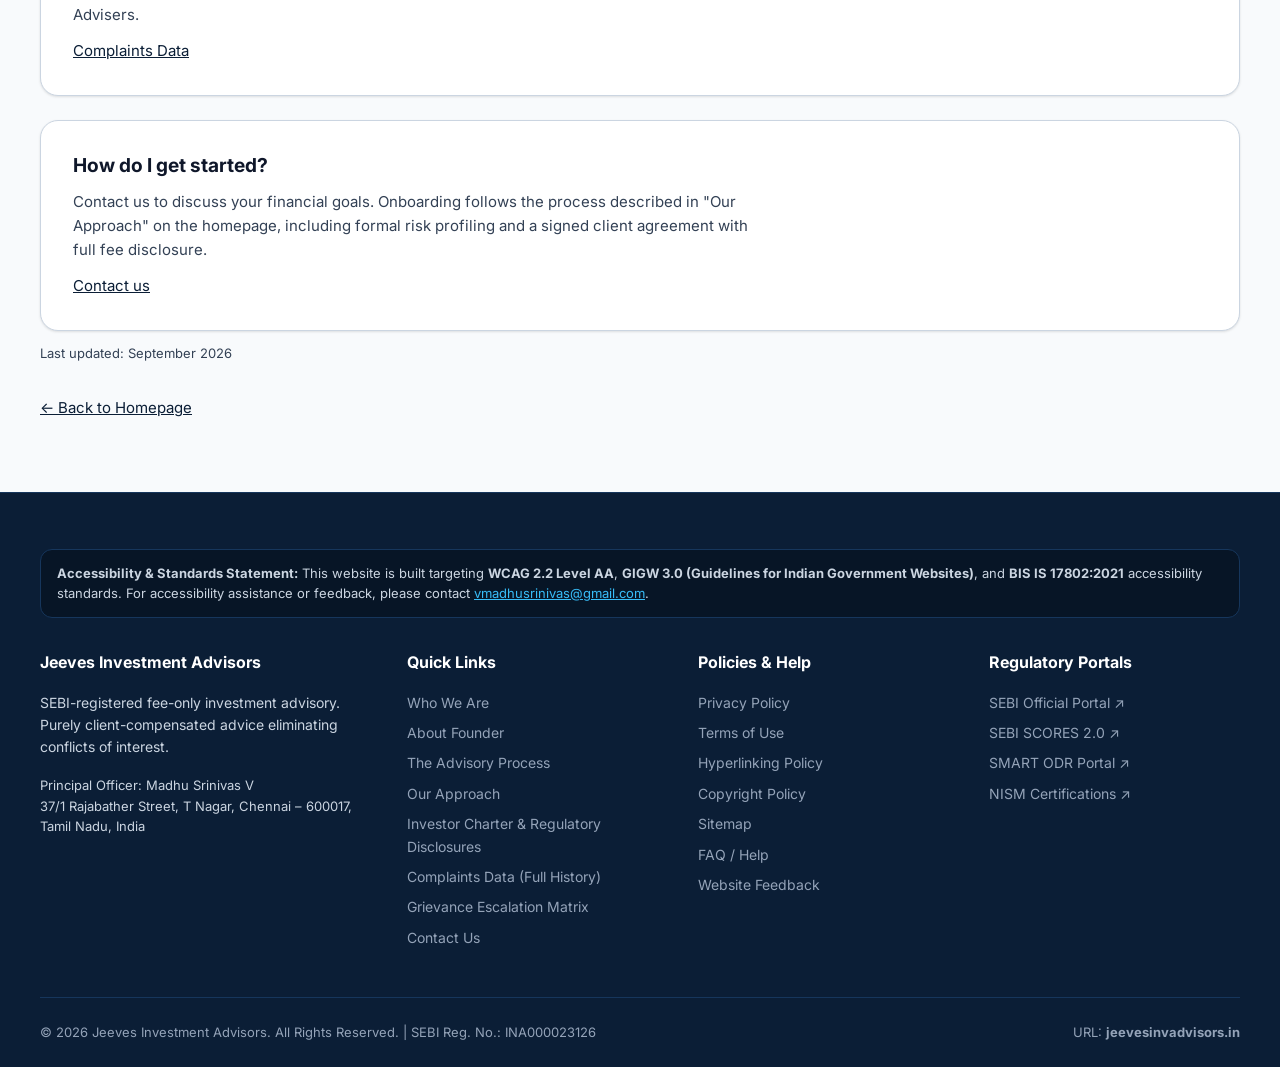
<file: faq/index.html>
<!DOCTYPE html>
<html lang="en">

<head>
  <meta charset="UTF-8">
  <meta name="viewport" content="width=device-width, initial-scale=1.0">

  <!-- Primary Meta Tags -->
  <title>FAQ / Help | Jeeves Investment Advisors</title>
  <meta name="title" content="FAQ / Help | Jeeves Investment Advisors">
  <meta name="description"
    content="Frequently asked questions about Jeeves Investment Advisors, a SEBI-registered fee-only Investment Adviser. Reg No. INA000023126.">
  <meta name="author" content="Madhu Srinivas V">
  <meta name="theme-color" content="#0b1e36">

  <!-- Favicon -->
  <link rel="icon" type="image/svg+xml" href="../favicon.svg">

  <!-- Google Fonts & Preconnect -->
  <link rel="preconnect" href="https://fonts.googleapis.com">
  <link rel="preconnect" href="https://fonts.gstatic.com" crossorigin>
  <link href="https://fonts.googleapis.com/css2?family=Inter:wght@300;400;500;600;700;800&display=swap"
    rel="stylesheet">

  <!-- Stylesheet -->
  <link rel="stylesheet" href="../style.css">
</head>

<body>

  <!-- Accessible Skip to Main Content (WCAG 2.4.1) -->
  <a href="#main-content" class="skip-link">Skip to Main Content</a>

  <!-- Top Accessibility & SEBI Credentials Bar (GIGW 3.0 / WCAG) -->
  <aside class="top-toolbar" aria-label="Accessibility and Regulatory Toolbar">
    <div class="toolbar-inner">
      <div class="sebi-badge-pill">
        <span aria-hidden="true">🛡️</span>
        <span>SEBI Reg. No.: <strong data-field="adviser.sebiRegNo">INA000023126</strong> (Individual RIA)</span>
      </div>

      <div class="toolbar-controls" role="region" aria-label="Accessibility Options">
        <span style="font-size:0.75rem; margin-right: 2px;">Text Size:</span>
        <button type="button" class="btn-toolbar" id="btn-font-sm" aria-label="A- Decrease text size" aria-pressed="false">A-</button>
        <button type="button" class="btn-toolbar active" id="btn-font-md" aria-label="Normal text size" aria-pressed="true">A</button>
        <button type="button" class="btn-toolbar" id="btn-font-lg" aria-label="A+ Increase text size" aria-pressed="false">A+</button>

        <span style="font-size:0.75rem; margin: 0 4px 0 8px;">Theme:</span>
        <button type="button" class="btn-toolbar" id="btn-theme-default"
          aria-label="Standard Light Theme" aria-pressed="true">Standard</button>
        <button type="button" class="btn-toolbar" id="btn-theme-contrast" aria-label="Toggle High Contrast Mode" aria-pressed="false">High
          Contrast</button>
        <button type="button" class="btn-toolbar" id="btn-theme-dark" aria-label="Toggle Dark Mode" aria-pressed="false">Dark</button>
      </div>
    </div>
  </aside>

  <!-- Site Header -->
  <header class="site-header">
    <div class="header-inner">
      <a href="../index.html" class="brand-logo">
        <div class="brand-icon" aria-hidden="true">J</div>
        <div class="brand-text">
          <span class="brand-name">Jeeves Investment Advisors</span>
          <span class="brand-tag">SEBI Registered Investment Adviser</span>
        </div>
      </a>

      <!-- Mobile Nav Toggle -->
      <button type="button" class="mobile-nav-toggle" id="mobileNavToggle" aria-expanded="false" aria-controls="mainNav"
        aria-label="Toggle Navigation Menu">
        ☰
      </button>

      <!-- Main Navigation -->
      <nav class="main-nav" id="mainNav" aria-label="Primary Navigation">
        <ul class="nav-list">
          <li><a href="../index.html#about" class="nav-link">About</a></li>
          <li><a href="../index.html#founder" class="nav-link">Founder</a></li>
          <li><a href="../index.html#services" class="nav-link">Process</a></li>
          <li><a href="../index.html#whom-we-serve" class="nav-link">Who We Serve</a></li>
          <li><a href="../index.html#approach" class="nav-link">Approach</a></li>
          <li><a href="../investor-charter/" class="nav-link">Investor Charter</a></li>
          <li><a href="../complaints/" class="nav-link">Complaints</a></li>
          <li><a href="../contact/" class="nav-link nav-cta">Contact</a></li>
        </ul>
      </nav>
    </div>
  </header>

  <!-- SEBI Mandatory Risk Disclaimer Banner -->
  <div class="sebi-statutory-banner" role="region" aria-label="Mandatory Regulatory Disclaimer">
    <div class="statutory-banner-inner">
      <span class="statutory-icon" aria-hidden="true">⚠️</span>
      <p>
        <strong>Mandatory SEBI Risk Disclaimer:</strong> Investment in securities market are subject to market risks.
        Read all the related documents carefully before investing. Registration granted by SEBI, membership of BASL and
        certification from NISM in no way guarantee performance of the intermediary or provide any assurance of returns
        to investors.
      </p>
    </div>
  </div>

  <main id="main-content" tabindex="-1">

    <section class="section" aria-labelledby="faq-heading">
      <div class="section-container">
        <div class="section-header">
          <span class="section-badge">Policies &amp; Help</span>
          <h1 id="faq-heading" class="section-title" aria-describedby="lastUpdated">Frequently Asked Questions</h1>
          <p class="section-subtitle">
            Common questions about <span data-field="adviser.tradeName">Jeeves Investment Advisors</span> and this
            website.
          </p>
        </div>

        <div class="card">
          <h2 class="card-title">What does "SEBI-Registered Investment Adviser" mean?</h2>
          <p class="card-desc" style="margin-top:0.75rem;">
            <span data-field="adviser.tradeName">Jeeves Investment Advisors</span> is registered with the Securities
            and Exchange Board of India (SEBI) as an Investment Adviser, Reg. No.
            <span data-field="adviser.sebiRegNo">INA000023126</span>. Registration means we meet SEBI's eligibility
            and conduct requirements for giving investment advice — it does not guarantee investment performance or
            returns.
          </p>
        </div>

        <div class="card" style="margin-top: 1.5rem;">
          <h2 class="card-title">Do you guarantee investment returns?</h2>
          <p class="card-desc" style="margin-top:0.75rem;">
            No. Investment in securities market are subject to market risks. Registration granted by SEBI,
            membership of BASL, and certification from NISM in no way guarantee performance or provide any assurance
            of returns to investors. Read all related documents carefully before investing.
          </p>
        </div>

        <div class="card" style="margin-top: 1.5rem;">
          <h2 class="card-title">How are your fees structured?</h2>
          <p class="card-desc" style="margin-top:0.75rem;">
            Our fee structure is published on this website once finalized. In the meantime, contact us directly for
            current fee details — fees are collected exclusively through banking channels, never in cash.
          </p>
        </div>

        <div class="card" style="margin-top: 1.5rem;">
          <h2 class="card-title">How do I raise a grievance or complaint?</h2>
          <p class="card-desc" style="margin-top:0.75rem;">
            Contact our Principal &amp; Compliance Officer directly, or follow the Grievance Escalation Matrix, which
            also lists the SEBI SCORES 2.0 and SMART ODR portals for unresolved grievances.
          </p>
          <p class="card-desc" style="margin-top:0.75rem;">
            <a href="../grievance/">Grievance Escalation Matrix</a>
          </p>
        </div>

        <div class="card" style="margin-top: 1.5rem;">
          <h2 class="card-title">Is my personal data safe?</h2>
          <p class="card-desc" style="margin-top:0.75rem;">
            See our Privacy Policy for what we collect, how it's used, and how to request correction or deletion.
          </p>
          <p class="card-desc" style="margin-top:0.75rem;">
            <a href="../privacy-policy/">Privacy Policy</a>
          </p>
        </div>

        <div class="card" style="margin-top: 1.5rem;">
          <h2 class="card-title">Where can I see monthly complaint data?</h2>
          <p class="card-desc" style="margin-top:0.75rem;">
            Our Complaints Data page publishes the current month's snapshot along with monthly/annual trend and
            compliance audit history, as required under SEBI's Master Circular for Investment Advisers.
          </p>
          <p class="card-desc" style="margin-top:0.75rem;">
            <a href="../complaints/">Complaints Data</a>
          </p>
        </div>

        <div class="card" style="margin-top: 1.5rem;">
          <h2 class="card-title">How do I get started?</h2>
          <p class="card-desc" style="margin-top:0.75rem;">
            Contact us to discuss your financial goals. Onboarding follows the process described in "Our Approach" on
            the homepage, including formal risk profiling and a signed client agreement with full fee disclosure.
          </p>
          <p class="card-desc" style="margin-top:0.75rem;">
            <a href="../contact/">Contact us</a>
          </p>
        </div>

        <p id="lastUpdated" class="card-desc" style="margin-top: 0.75rem; font-size: 0.8125rem;">
          Last updated: <time datetime="2026-09" data-field="site.policyLastUpdated">September 2026</time>
        </p>

        <p class="card-desc" style="margin-top: 2rem;">
          <a href="../index.html">&larr; Back to Homepage</a>
        </p>
      </div>
    </section>

  </main>

  <!-- Site Footer -->
  <footer class="site-footer">
    <div class="footer-inner">

      <div class="footer-accessibility-claim">
        <strong>Accessibility &amp; Standards Statement:</strong> This website is built targeting <strong>WCAG 2.2 Level
          AA</strong>, <strong>GIGW 3.0 (Guidelines for Indian Government Websites)</strong>, and <strong>BIS IS
          17802:2021</strong> accessibility standards. For accessibility assistance or feedback, please contact <a
          href="mailto:vmadhusrinivas@gmail.com" data-field-href="contact.emailHref" data-field="contact.email">vmadhusrinivas@gmail.com</a>.
      </div>

      <div class="footer-grid">
        <div class="footer-col">
          <h3>Jeeves Investment Advisors</h3>
          <p style="font-size:0.875rem; line-height:1.6; margin-bottom:1rem;">
            SEBI-registered fee-only investment advisory. Purely client-compensated advice eliminating conflicts of
            interest.
          </p>
          <p style="font-size:0.8125rem;">
            Principal Officer: <span data-field="founder.name">Madhu Srinivas V</span><br>
            <span data-field="contact.registeredOfficeAddress">37/1 Rajabather Street, T Nagar, Chennai – 600017, Tamil Nadu, India</span>
          </p>
        </div>

        <div class="footer-col">
          <h3>Quick Links</h3>
          <ul class="footer-links">
            <li><a href="../index.html#about">Who We Are</a></li>
            <li><a href="../index.html#founder">About Founder</a></li>
            <li><a href="../index.html#services">The Advisory Process</a></li>
            <li><a href="../index.html#approach">Our Approach</a></li>
            <li><a href="../investor-charter/">Investor Charter &amp; Regulatory Disclosures</a></li>
            <li><a href="../complaints/">Complaints Data (Full History)</a></li>
            <li><a href="../grievance/">Grievance Escalation Matrix</a></li>
            <li><a href="../contact/">Contact Us</a></li>
          </ul>
        </div>

        <div class="footer-col">
          <h3>Policies &amp; Help</h3>
          <ul class="footer-links">
            <li><a href="../privacy-policy/">Privacy Policy</a></li>
            <li><a href="../terms-of-use/">Terms of Use</a></li>
            <li><a href="../hyperlinking-policy/">Hyperlinking Policy</a></li>
            <li><a href="../copyright-policy/">Copyright Policy</a></li>
            <li><a href="../sitemap/">Sitemap</a></li>
            <li><a href="../faq/">FAQ / Help</a></li>
            <li><a href="../feedback/">Website Feedback</a></li>
          </ul>
        </div>

        <div class="footer-col">
          <h3>Regulatory Portals</h3>
          <ul class="footer-links">
            <li><a href="https://www.sebi.gov.in/" target="_blank" rel="noopener noreferrer">SEBI Official Portal <span aria-hidden="true">↗</span><span class="sr-only"> (opens in new tab)</span></a>
            </li>
            <li><a href="https://scores.sebi.gov.in/" target="_blank" rel="noopener noreferrer">SEBI SCORES 2.0 <span aria-hidden="true">↗</span><span class="sr-only"> (opens in new tab)</span></a>
            </li>
            <li><a href="https://smartodr.in/" target="_blank" rel="noopener noreferrer">SMART ODR Portal <span aria-hidden="true">↗</span><span class="sr-only"> (opens in new tab)</span></a></li>
            <li><a href="https://www.nism.ac.in/" target="_blank" rel="noopener noreferrer">NISM Certifications <span aria-hidden="true">↗</span><span class="sr-only"> (opens in new tab)</span></a>
            </li>
          </ul>
        </div>
      </div>

      <div class="footer-bottom">
        <div>
          &copy; <span data-field="site.copyrightYear">2026</span> Jeeves Investment Advisors. All Rights Reserved. <span aria-hidden="true">|</span> SEBI Reg. No.: <span data-field="adviser.sebiRegNo">INA000023126</span>
        </div>
        <div>
          URL: <strong data-field="site.domain">jeevesinvadvisors.in</strong>
        </div>
      </div>

    </div>
  </footer>

  <button type="button" id="backToTop" class="back-to-top" aria-label="Back to top">
    <span aria-hidden="true">↑</span>
  </button>

  <!-- Scripts -->
  <script src="../script.js"></script>
</body>

</html>
</file>
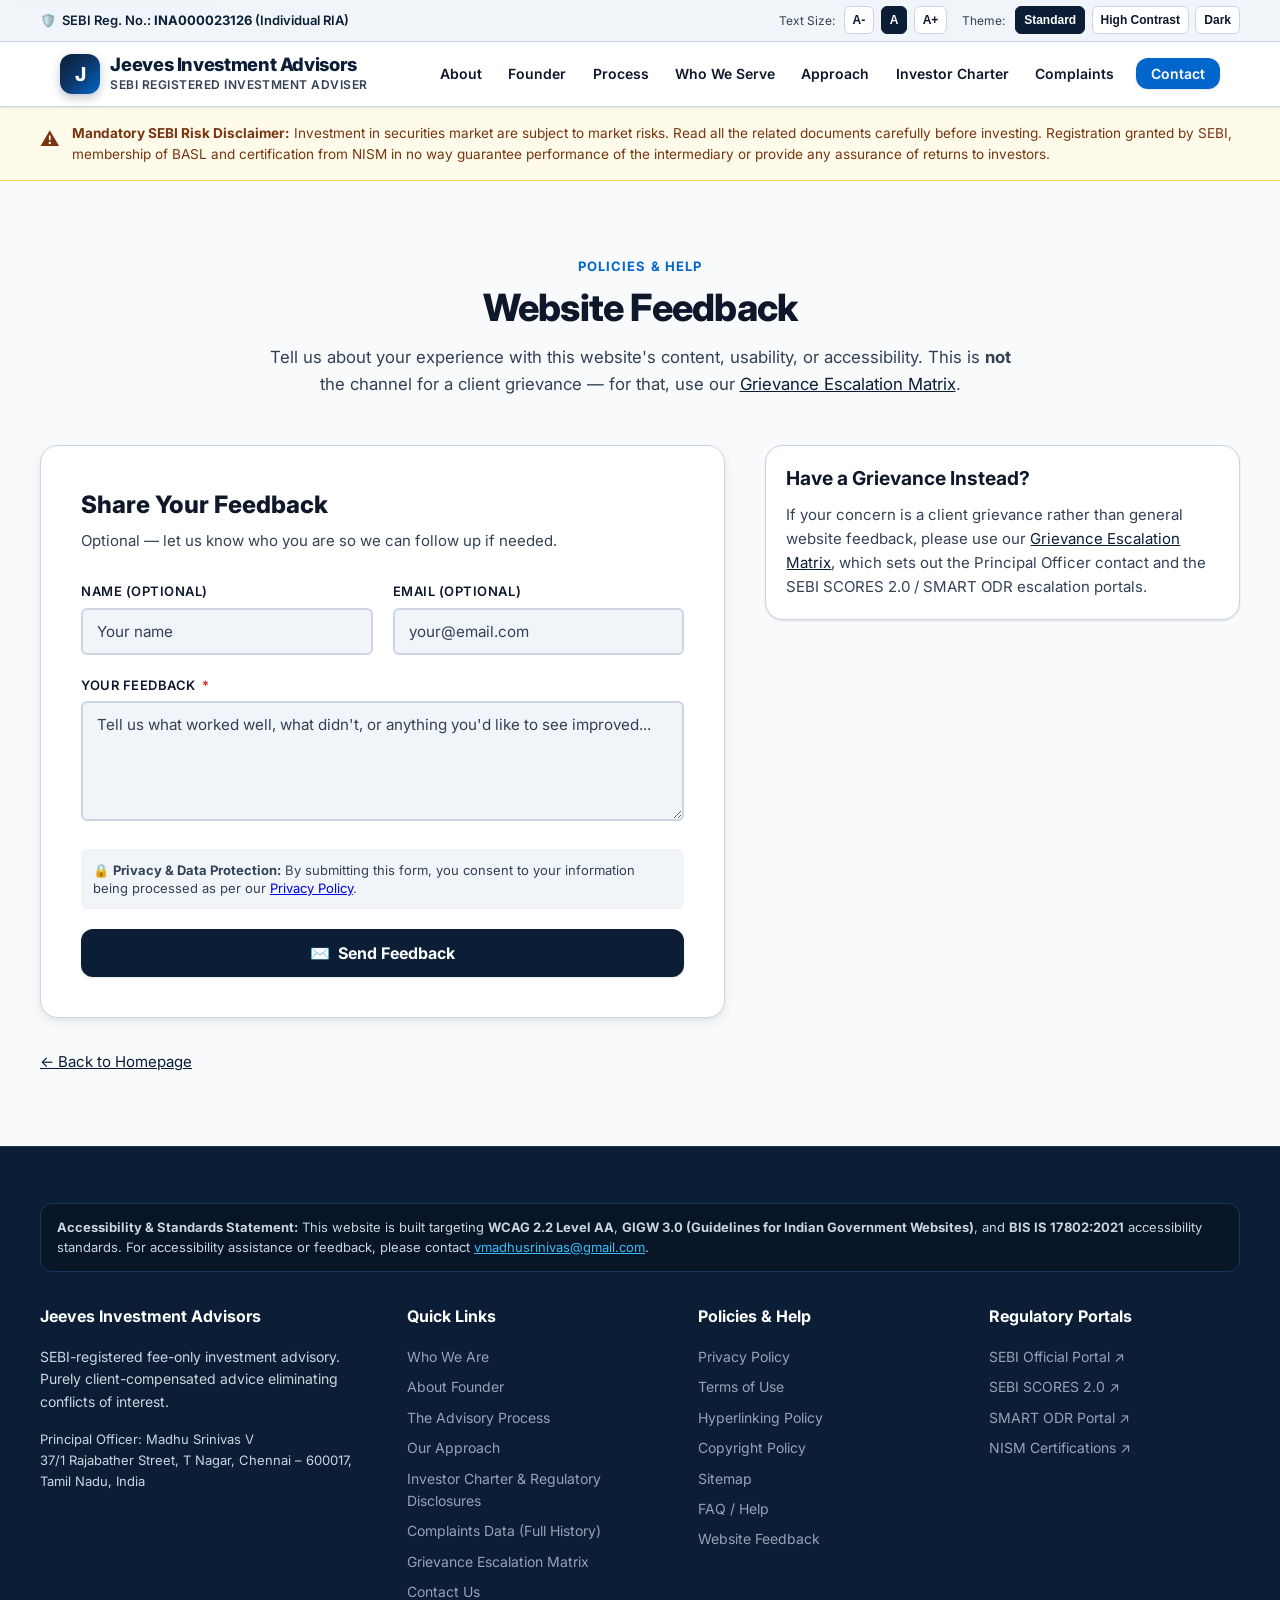
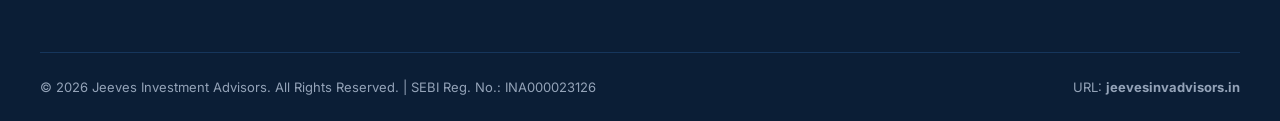
<file: feedback/index.html>
<!DOCTYPE html>
<html lang="en">

<head>
  <meta charset="UTF-8">
  <meta name="viewport" content="width=device-width, initial-scale=1.0">

  <!-- Primary Meta Tags -->
  <title>Website Feedback | Jeeves Investment Advisors</title>
  <meta name="title" content="Website Feedback | Jeeves Investment Advisors">
  <meta name="description"
    content="Share feedback on the Jeeves Investment Advisors website's content, usability, or accessibility. Reg No. INA000023126.">
  <meta name="author" content="Madhu Srinivas V">
  <meta name="theme-color" content="#0b1e36">

  <!-- Favicon -->
  <link rel="icon" type="image/svg+xml" href="../favicon.svg">

  <!-- Google Fonts & Preconnect -->
  <link rel="preconnect" href="https://fonts.googleapis.com">
  <link rel="preconnect" href="https://fonts.gstatic.com" crossorigin>
  <link href="https://fonts.googleapis.com/css2?family=Inter:wght@300;400;500;600;700;800&display=swap"
    rel="stylesheet">

  <!-- Stylesheet -->
  <link rel="stylesheet" href="../style.css">
</head>

<body>

  <!-- Accessible Skip to Main Content (WCAG 2.4.1) -->
  <a href="#main-content" class="skip-link">Skip to Main Content</a>

  <!-- Top Accessibility & SEBI Credentials Bar (GIGW 3.0 / WCAG) -->
  <aside class="top-toolbar" aria-label="Accessibility and Regulatory Toolbar">
    <div class="toolbar-inner">
      <div class="sebi-badge-pill">
        <span aria-hidden="true">🛡️</span>
        <span>SEBI Reg. No.: <strong data-field="adviser.sebiRegNo">INA000023126</strong> (Individual RIA)</span>
      </div>

      <div class="toolbar-controls" role="region" aria-label="Accessibility Options">
        <span style="font-size:0.75rem; margin-right: 2px;">Text Size:</span>
        <button type="button" class="btn-toolbar" id="btn-font-sm" aria-label="A- Decrease text size" aria-pressed="false">A-</button>
        <button type="button" class="btn-toolbar active" id="btn-font-md" aria-label="Normal text size" aria-pressed="true">A</button>
        <button type="button" class="btn-toolbar" id="btn-font-lg" aria-label="A+ Increase text size" aria-pressed="false">A+</button>

        <span style="font-size:0.75rem; margin: 0 4px 0 8px;">Theme:</span>
        <button type="button" class="btn-toolbar" id="btn-theme-default"
          aria-label="Standard Light Theme" aria-pressed="true">Standard</button>
        <button type="button" class="btn-toolbar" id="btn-theme-contrast" aria-label="Toggle High Contrast Mode" aria-pressed="false">High
          Contrast</button>
        <button type="button" class="btn-toolbar" id="btn-theme-dark" aria-label="Toggle Dark Mode" aria-pressed="false">Dark</button>
      </div>
    </div>
  </aside>

  <!-- Site Header -->
  <header class="site-header">
    <div class="header-inner">
      <a href="../index.html" class="brand-logo">
        <div class="brand-icon" aria-hidden="true">J</div>
        <div class="brand-text">
          <span class="brand-name">Jeeves Investment Advisors</span>
          <span class="brand-tag">SEBI Registered Investment Adviser</span>
        </div>
      </a>

      <!-- Mobile Nav Toggle -->
      <button type="button" class="mobile-nav-toggle" id="mobileNavToggle" aria-expanded="false" aria-controls="mainNav"
        aria-label="Toggle Navigation Menu">
        ☰
      </button>

      <!-- Main Navigation -->
      <nav class="main-nav" id="mainNav" aria-label="Primary Navigation">
        <ul class="nav-list">
          <li><a href="../index.html#about" class="nav-link">About</a></li>
          <li><a href="../index.html#founder" class="nav-link">Founder</a></li>
          <li><a href="../index.html#services" class="nav-link">Process</a></li>
          <li><a href="../index.html#whom-we-serve" class="nav-link">Who We Serve</a></li>
          <li><a href="../index.html#approach" class="nav-link">Approach</a></li>
          <li><a href="../investor-charter/" class="nav-link">Investor Charter</a></li>
          <li><a href="../complaints/" class="nav-link">Complaints</a></li>
          <li><a href="../contact/" class="nav-link nav-cta">Contact</a></li>
        </ul>
      </nav>
    </div>
  </header>

  <!-- SEBI Mandatory Risk Disclaimer Banner -->
  <div class="sebi-statutory-banner" role="region" aria-label="Mandatory Regulatory Disclaimer">
    <div class="statutory-banner-inner">
      <span class="statutory-icon" aria-hidden="true">⚠️</span>
      <p>
        <strong>Mandatory SEBI Risk Disclaimer:</strong> Investment in securities market are subject to market risks.
        Read all the related documents carefully before investing. Registration granted by SEBI, membership of BASL and
        certification from NISM in no way guarantee performance of the intermediary or provide any assurance of returns
        to investors.
      </p>
    </div>
  </div>

  <main id="main-content" tabindex="-1">

    <section class="section" aria-labelledby="feedback-heading">
      <div class="section-container">
        <div class="section-header">
          <span class="section-badge">Policies &amp; Help</span>
          <h1 id="feedback-heading" class="section-title">Website Feedback</h1>
          <p class="section-subtitle">
            Tell us about your experience with this website's content, usability, or accessibility. This is
            <strong>not</strong> the channel for a client grievance — for that, use our
            <a href="../grievance/">Grievance Escalation Matrix</a>.
          </p>
        </div>

        <div class="contact-layout">
          <div class="form-card">
            <h2>Share Your Feedback</h2>
            <p class="subtitle">Optional — let us know who you are so we can follow up if needed.</p>

            <form id="contactForm" action="https://api.web3forms.com/submit" method="POST" novalidate>
              <!-- Web3Forms Hidden Tokens -->
              <input type="hidden" name="access_key" value="8bcebccf-7d29-41eb-b965-a63ec1e67888" data-field-value="config.web3formsAccessKey">
              <input type="hidden" name="subject" value="Website Feedback — Jeeves Investment Advisors">
              <input type="hidden" name="from_name" value="Jeeves Investment Advisors Website">
              <input type="checkbox" name="botcheck" aria-label="Leave this field blank" style="display:none;" aria-hidden="true">

              <div class="form-row">
                <div class="form-group">
                  <label for="name">Name (Optional)</label>
                  <input type="text" id="name" name="name" placeholder="Your name" autocomplete="name">
                </div>
                <div class="form-group">
                  <label for="email">Email (Optional)</label>
                  <input type="email" id="email" name="email" placeholder="your@email.com" autocomplete="email">
                </div>
              </div>

              <div class="form-group">
                <label for="message">Your Feedback <span class="req" aria-hidden="true">*</span></label>
                <textarea id="message" name="message"
                  placeholder="Tell us what worked well, what didn't, or anything you'd like to see improved..."
                  required aria-required="true"></textarea>
              </div>

              <div class="dpdp-consent">
                <p>
                  🔒 <strong>Privacy &amp; Data Protection:</strong> By submitting this form, you consent to your
                  information being processed as per our <a href="../privacy-policy/">Privacy Policy</a>.
                </p>
              </div>

              <div class="alert error" id="validationMsg" role="alert" tabindex="-1"></div>

              <button type="submit" class="submit-btn" id="submitBtn">
                <span aria-hidden="true">✉️</span> Send Feedback
              </button>
              <div id="formStatus" class="sr-only" role="status" aria-live="polite"></div>

              <div class="alert success" id="successMsg" role="alert" tabindex="-1">
                ✅ Thank you — your feedback has been sent.
              </div>
              <div class="alert error" id="errorMsg" role="alert" tabindex="-1">
                ❌ Something went wrong. Please try again or email us directly at <a
                  href="mailto:vmadhusrinivas@gmail.com" data-field-href="contact.emailHref" data-field="contact.email">vmadhusrinivas@gmail.com</a>.
              </div>
            </form>
          </div>

          <div>
            <div class="card" style="padding: 1.25rem;">
              <h3 class="card-title">Have a Grievance Instead?</h3>
              <p class="card-desc">
                If your concern is a client grievance rather than general website feedback, please use our
                <a href="../grievance/">Grievance Escalation Matrix</a>, which sets out the Principal Officer contact
                and the SEBI SCORES 2.0 / SMART ODR escalation portals.
              </p>
            </div>
          </div>
        </div>

        <p class="card-desc" style="margin-top: 2rem;">
          <a href="../index.html">&larr; Back to Homepage</a>
        </p>
      </div>
    </section>

  </main>

  <!-- Site Footer -->
  <footer class="site-footer">
    <div class="footer-inner">

      <div class="footer-accessibility-claim">
        <strong>Accessibility &amp; Standards Statement:</strong> This website is built targeting <strong>WCAG 2.2 Level
          AA</strong>, <strong>GIGW 3.0 (Guidelines for Indian Government Websites)</strong>, and <strong>BIS IS
          17802:2021</strong> accessibility standards. For accessibility assistance or feedback, please contact <a
          href="mailto:vmadhusrinivas@gmail.com" data-field-href="contact.emailHref" data-field="contact.email">vmadhusrinivas@gmail.com</a>.
      </div>

      <div class="footer-grid">
        <div class="footer-col">
          <h3>Jeeves Investment Advisors</h3>
          <p style="font-size:0.875rem; line-height:1.6; margin-bottom:1rem;">
            SEBI-registered fee-only investment advisory. Purely client-compensated advice eliminating conflicts of
            interest.
          </p>
          <p style="font-size:0.8125rem;">
            Principal Officer: <span data-field="founder.name">Madhu Srinivas V</span><br>
            <span data-field="contact.registeredOfficeAddress">37/1 Rajabather Street, T Nagar, Chennai – 600017, Tamil Nadu, India</span>
          </p>
        </div>

        <div class="footer-col">
          <h3>Quick Links</h3>
          <ul class="footer-links">
            <li><a href="../index.html#about">Who We Are</a></li>
            <li><a href="../index.html#founder">About Founder</a></li>
            <li><a href="../index.html#services">The Advisory Process</a></li>
            <li><a href="../index.html#approach">Our Approach</a></li>
            <li><a href="../investor-charter/">Investor Charter &amp; Regulatory Disclosures</a></li>
            <li><a href="../complaints/">Complaints Data (Full History)</a></li>
            <li><a href="../grievance/">Grievance Escalation Matrix</a></li>
            <li><a href="../contact/">Contact Us</a></li>
          </ul>
        </div>

        <div class="footer-col">
          <h3>Policies &amp; Help</h3>
          <ul class="footer-links">
            <li><a href="../privacy-policy/">Privacy Policy</a></li>
            <li><a href="../terms-of-use/">Terms of Use</a></li>
            <li><a href="../hyperlinking-policy/">Hyperlinking Policy</a></li>
            <li><a href="../copyright-policy/">Copyright Policy</a></li>
            <li><a href="../sitemap/">Sitemap</a></li>
            <li><a href="../faq/">FAQ / Help</a></li>
            <li><a href="../feedback/">Website Feedback</a></li>
          </ul>
        </div>

        <div class="footer-col">
          <h3>Regulatory Portals</h3>
          <ul class="footer-links">
            <li><a href="https://www.sebi.gov.in/" target="_blank" rel="noopener noreferrer">SEBI Official Portal <span aria-hidden="true">↗</span><span class="sr-only"> (opens in new tab)</span></a>
            </li>
            <li><a href="https://scores.sebi.gov.in/" target="_blank" rel="noopener noreferrer">SEBI SCORES 2.0 <span aria-hidden="true">↗</span><span class="sr-only"> (opens in new tab)</span></a>
            </li>
            <li><a href="https://smartodr.in/" target="_blank" rel="noopener noreferrer">SMART ODR Portal <span aria-hidden="true">↗</span><span class="sr-only"> (opens in new tab)</span></a></li>
            <li><a href="https://www.nism.ac.in/" target="_blank" rel="noopener noreferrer">NISM Certifications <span aria-hidden="true">↗</span><span class="sr-only"> (opens in new tab)</span></a>
            </li>
          </ul>
        </div>
      </div>

      <div class="footer-bottom">
        <div>
          &copy; <span data-field="site.copyrightYear">2026</span> Jeeves Investment Advisors. All Rights Reserved. <span aria-hidden="true">|</span> SEBI Reg. No.: <span data-field="adviser.sebiRegNo">INA000023126</span>
        </div>
        <div>
          URL: <strong data-field="site.domain">jeevesinvadvisors.in</strong>
        </div>
      </div>

    </div>
  </footer>

  <button type="button" id="backToTop" class="back-to-top" aria-label="Back to top">
    <span aria-hidden="true">↑</span>
  </button>

  <!-- Scripts -->
  <script src="../script.js"></script>
</body>

</html>
</file>
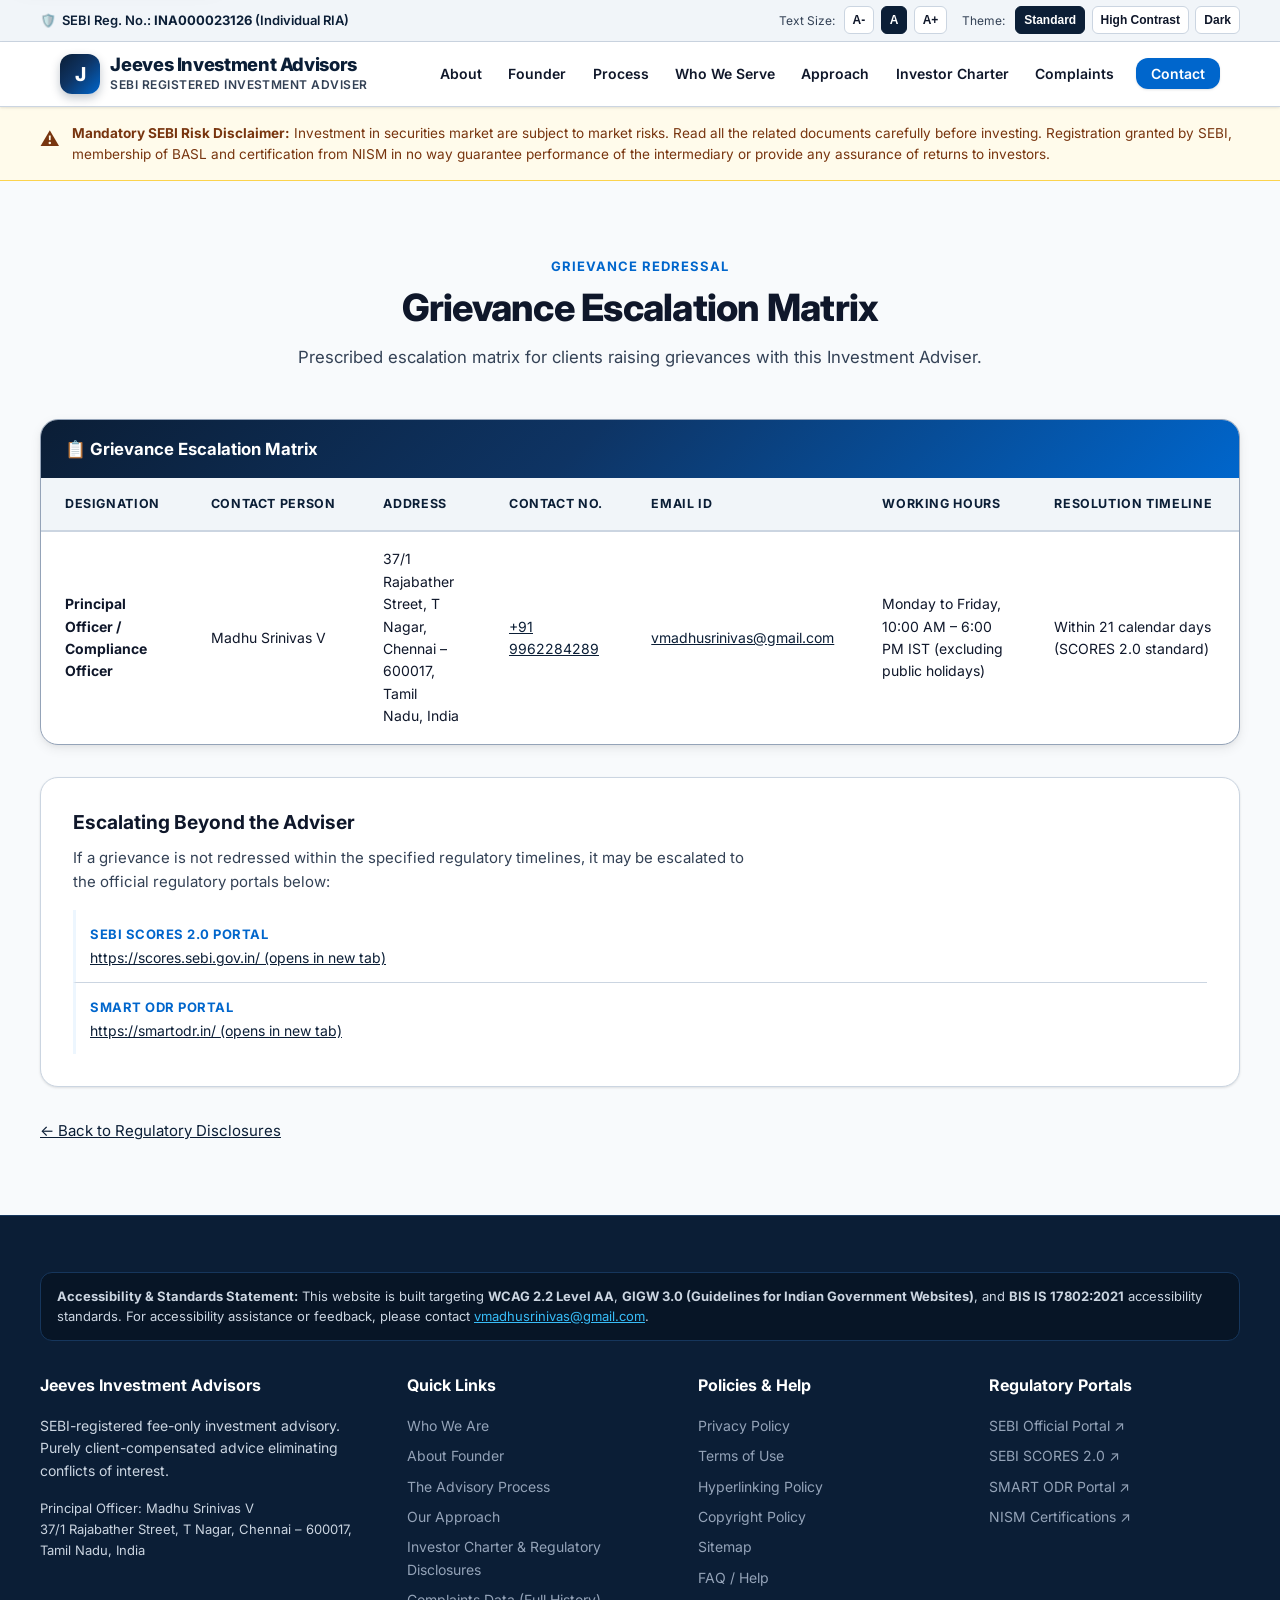
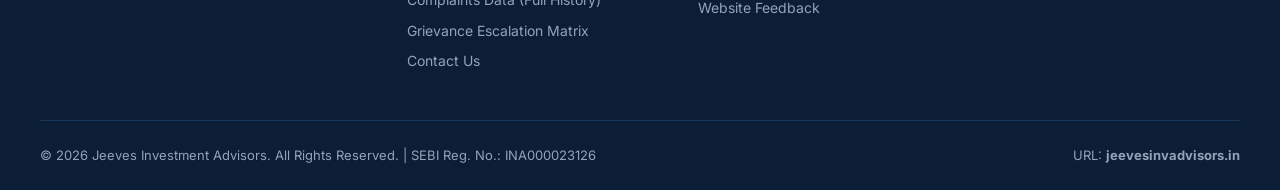
<file: grievance/index.html>
<!DOCTYPE html>
<html lang="en">

<head>
  <meta charset="UTF-8">
  <meta name="viewport" content="width=device-width, initial-scale=1.0">

  <!-- Primary Meta Tags -->
  <title>Grievance Escalation Matrix | Jeeves Investment Advisors</title>
  <meta name="title" content="Grievance Escalation Matrix | Jeeves Investment Advisors">
  <meta name="description"
    content="Grievance escalation matrix for Jeeves Investment Advisors, a SEBI-registered Investment Adviser. Reg No. INA000023126.">
  <meta name="author" content="Madhu Srinivas V">
  <meta name="theme-color" content="#0b1e36">

  <!-- Favicon -->
  <link rel="icon" type="image/svg+xml" href="../favicon.svg">

  <!-- Google Fonts & Preconnect -->
  <link rel="preconnect" href="https://fonts.googleapis.com">
  <link rel="preconnect" href="https://fonts.gstatic.com" crossorigin>
  <link href="https://fonts.googleapis.com/css2?family=Inter:wght@300;400;500;600;700;800&display=swap"
    rel="stylesheet">

  <!-- Stylesheet -->
  <link rel="stylesheet" href="../style.css">
</head>

<body>

  <!-- Accessible Skip to Main Content (WCAG 2.4.1) -->
  <a href="#main-content" class="skip-link">Skip to Main Content</a>

  <!-- Top Accessibility & SEBI Credentials Bar (GIGW 3.0 / WCAG) -->
  <aside class="top-toolbar" aria-label="Accessibility and Regulatory Toolbar">
    <div class="toolbar-inner">
      <div class="sebi-badge-pill">
        <span aria-hidden="true">🛡️</span>
        <span>SEBI Reg. No.: <strong data-field="adviser.sebiRegNo">INA000023126</strong> (Individual RIA)</span>
      </div>

      <div class="toolbar-controls" role="region" aria-label="Accessibility Options">
        <span style="font-size:0.75rem; margin-right: 2px;">Text Size:</span>
        <button type="button" class="btn-toolbar" id="btn-font-sm" aria-label="A- Decrease text size" aria-pressed="false">A-</button>
        <button type="button" class="btn-toolbar active" id="btn-font-md" aria-label="Normal text size" aria-pressed="true">A</button>
        <button type="button" class="btn-toolbar" id="btn-font-lg" aria-label="A+ Increase text size" aria-pressed="false">A+</button>

        <span style="font-size:0.75rem; margin: 0 4px 0 8px;">Theme:</span>
        <button type="button" class="btn-toolbar" id="btn-theme-default"
          aria-label="Standard Light Theme" aria-pressed="true">Standard</button>
        <button type="button" class="btn-toolbar" id="btn-theme-contrast" aria-label="Toggle High Contrast Mode" aria-pressed="false">High
          Contrast</button>
        <button type="button" class="btn-toolbar" id="btn-theme-dark" aria-label="Toggle Dark Mode" aria-pressed="false">Dark</button>
      </div>
    </div>
  </aside>

  <!-- Site Header -->
  <header class="site-header">
    <div class="header-inner">
      <a href="../index.html" class="brand-logo">
        <div class="brand-icon" aria-hidden="true">J</div>
        <div class="brand-text">
          <span class="brand-name">Jeeves Investment Advisors</span>
          <span class="brand-tag">SEBI Registered Investment Adviser</span>
        </div>
      </a>

      <!-- Mobile Nav Toggle -->
      <button type="button" class="mobile-nav-toggle" id="mobileNavToggle" aria-expanded="false" aria-controls="mainNav"
        aria-label="Toggle Navigation Menu">
        ☰
      </button>

      <!-- Main Navigation -->
      <nav class="main-nav" id="mainNav" aria-label="Primary Navigation">
        <ul class="nav-list">
          <li><a href="../index.html#about" class="nav-link">About</a></li>
          <li><a href="../index.html#founder" class="nav-link">Founder</a></li>
          <li><a href="../index.html#services" class="nav-link">Process</a></li>
          <li><a href="../index.html#whom-we-serve" class="nav-link">Who We Serve</a></li>
          <li><a href="../index.html#approach" class="nav-link">Approach</a></li>
          <li><a href="../investor-charter/" class="nav-link">Investor Charter</a></li>
          <li><a href="../complaints/" class="nav-link">Complaints</a></li>
          <li><a href="../contact/" class="nav-link nav-cta">Contact</a></li>
        </ul>
      </nav>
    </div>
  </header>

  <!-- SEBI Mandatory Risk Disclaimer Banner -->
  <div class="sebi-statutory-banner" role="region" aria-label="Mandatory Regulatory Disclaimer">
    <div class="statutory-banner-inner">
      <span class="statutory-icon" aria-hidden="true">⚠️</span>
      <p>
        <strong>Mandatory SEBI Risk Disclaimer:</strong> Investment in securities market are subject to market risks.
        Read all the related documents carefully before investing. Registration granted by SEBI, membership of BASL and
        certification from NISM in no way guarantee performance of the intermediary or provide any assurance of returns
        to investors.
      </p>
    </div>
  </div>

  <main id="main-content" tabindex="-1">

    <section class="section" aria-labelledby="grievance-heading">
      <div class="section-container">
        <div class="section-header">
          <span class="section-badge">Grievance Redressal</span>
          <h1 id="grievance-heading" class="section-title">Grievance Escalation Matrix</h1>
          <p class="section-subtitle">
            Prescribed escalation matrix for clients raising grievances with this Investment Adviser.
          </p>
        </div>

        <div class="sheet-block">
          <div class="sheet-header">
            <h2 class="sheet-title">📋 Grievance Escalation Matrix</h2>
          </div>
          <div class="table-wrap" tabindex="0" role="region" aria-label="Grievance escalation matrix">
            <table class="compliance-table">
              <caption class="sr-only">Grievance escalation matrix — designation, contact person, address, contact number, email, and working hours</caption>
              <thead>
                <tr>
                  <th scope="col">Designation</th>
                  <th scope="col">Contact Person</th>
                  <th scope="col">Address</th>
                  <th scope="col">Contact No.</th>
                  <th scope="col">Email ID</th>
                  <th scope="col">Working Hours</th>
                  <th scope="col">Resolution Timeline</th>
                </tr>
              </thead>
              <tbody>
                <tr>
                  <th scope="row">Principal Officer / Compliance Officer</th>
                  <td data-field="founder.name">Madhu Srinivas V</td>
                  <td data-field="contact.registeredOfficeAddress">37/1 Rajabather Street, T Nagar, Chennai – 600017, Tamil Nadu, India</td>
                  <td><a href="tel:+919962284289" data-field-href="contact.phoneTelHref" data-field="contact.phoneDisplay">+91 99622 84289</a></td>
                  <td><a href="mailto:vmadhusrinivas@gmail.com" data-field-href="contact.emailHref" data-field="contact.email">vmadhusrinivas@gmail.com</a></td>
                  <td data-field="contact.grievanceWorkingHours">Monday to Friday, 10:00 AM – 6:00 PM IST (excluding public holidays)</td>
                  <td data-field="contact.resolutionTimelineDays">Within 21 calendar days (SCORES 2.0 standard)</td>
                </tr>
              </tbody>
            </table>
          </div>
        </div>

        <div class="card" style="margin-top: 2rem;">
          <h3 class="card-title">Escalating Beyond the Adviser</h3>
          <p class="card-desc" style="margin-bottom: 1rem;">
            If a grievance is not redressed within the specified regulatory timelines, it may be escalated to the
            official regulatory portals below:
          </p>
          <ul class="disclosure-list">
            <li>
              <span class="disclosure-label">SEBI SCORES 2.0 Portal</span>
              <span class="disclosure-value">
                <a href="https://scores.sebi.gov.in/" target="_blank" rel="noopener noreferrer">https://scores.sebi.gov.in/
                  (opens in new tab)</a>
              </span>
            </li>
            <li>
              <span class="disclosure-label">SMART ODR Portal</span>
              <span class="disclosure-value">
                <a href="https://smartodr.in/" target="_blank" rel="noopener noreferrer">https://smartodr.in/ (opens in
                  new tab)</a>
              </span>
            </li>
          </ul>
        </div>

        <p class="card-desc" style="margin-top: 2rem;">
          <a href="../investor-charter/">&larr; Back to Regulatory Disclosures</a>
        </p>
      </div>
    </section>

  </main>

  <!-- Site Footer -->
  <footer class="site-footer">
    <div class="footer-inner">

      <div class="footer-accessibility-claim">
        <strong>Accessibility &amp; Standards Statement:</strong> This website is built targeting <strong>WCAG 2.2 Level
          AA</strong>, <strong>GIGW 3.0 (Guidelines for Indian Government Websites)</strong>, and <strong>BIS IS
          17802:2021</strong> accessibility standards. For accessibility assistance or feedback, please contact <a
          href="mailto:vmadhusrinivas@gmail.com" data-field-href="contact.emailHref" data-field="contact.email">vmadhusrinivas@gmail.com</a>.
      </div>

      <div class="footer-grid">
        <div class="footer-col">
          <h3>Jeeves Investment Advisors</h3>
          <p style="font-size:0.875rem; line-height:1.6; margin-bottom:1rem;">
            SEBI-registered fee-only investment advisory. Purely client-compensated advice eliminating conflicts of
            interest.
          </p>
          <p style="font-size:0.8125rem;">
            Principal Officer: <span data-field="founder.name">Madhu Srinivas V</span><br>
            <span data-field="contact.registeredOfficeAddress">37/1 Rajabather Street, T Nagar, Chennai – 600017, Tamil Nadu, India</span>
          </p>
        </div>

        <div class="footer-col">
          <h3>Quick Links</h3>
          <ul class="footer-links">
            <li><a href="../index.html#about">Who We Are</a></li>
            <li><a href="../index.html#founder">About Founder</a></li>
            <li><a href="../index.html#services">The Advisory Process</a></li>
            <li><a href="../index.html#approach">Our Approach</a></li>
            <li><a href="../investor-charter/">Investor Charter &amp; Regulatory Disclosures</a></li>
            <li><a href="../complaints/">Complaints Data (Full History)</a></li>
            <li><a href="../grievance/">Grievance Escalation Matrix</a></li>
            <li><a href="../contact/">Contact Us</a></li>
          </ul>
        </div>

        <div class="footer-col">
          <h3>Policies &amp; Help</h3>
          <ul class="footer-links">
            <li><a href="../privacy-policy/">Privacy Policy</a></li>
            <li><a href="../terms-of-use/">Terms of Use</a></li>
            <li><a href="../hyperlinking-policy/">Hyperlinking Policy</a></li>
            <li><a href="../copyright-policy/">Copyright Policy</a></li>
            <li><a href="../sitemap/">Sitemap</a></li>
            <li><a href="../faq/">FAQ / Help</a></li>
            <li><a href="../feedback/">Website Feedback</a></li>
          </ul>
        </div>

        <div class="footer-col">
          <h3>Regulatory Portals</h3>
          <ul class="footer-links">
            <li><a href="https://www.sebi.gov.in/" target="_blank" rel="noopener noreferrer">SEBI Official Portal <span aria-hidden="true">↗</span><span class="sr-only"> (opens in new tab)</span></a>
            </li>
            <li><a href="https://scores.sebi.gov.in/" target="_blank" rel="noopener noreferrer">SEBI SCORES 2.0 <span aria-hidden="true">↗</span><span class="sr-only"> (opens in new tab)</span></a>
            </li>
            <li><a href="https://smartodr.in/" target="_blank" rel="noopener noreferrer">SMART ODR Portal <span aria-hidden="true">↗</span><span class="sr-only"> (opens in new tab)</span></a></li>
            <li><a href="https://www.nism.ac.in/" target="_blank" rel="noopener noreferrer">NISM Certifications <span aria-hidden="true">↗</span><span class="sr-only"> (opens in new tab)</span></a>
            </li>
          </ul>
        </div>
      </div>

      <div class="footer-bottom">
        <div>
          &copy; <span data-field="site.copyrightYear">2026</span> Jeeves Investment Advisors. All Rights Reserved. <span aria-hidden="true">|</span> SEBI Reg. No.: <span data-field="adviser.sebiRegNo">INA000023126</span>
        </div>
        <div>
          URL: <strong data-field="site.domain">jeevesinvadvisors.in</strong>
        </div>
      </div>

    </div>
  </footer>

  <button type="button" id="backToTop" class="back-to-top" aria-label="Back to top">
    <span aria-hidden="true">↑</span>
  </button>

  <!-- Scripts -->
  <script src="../script.js"></script>
</body>

</html>
</file>
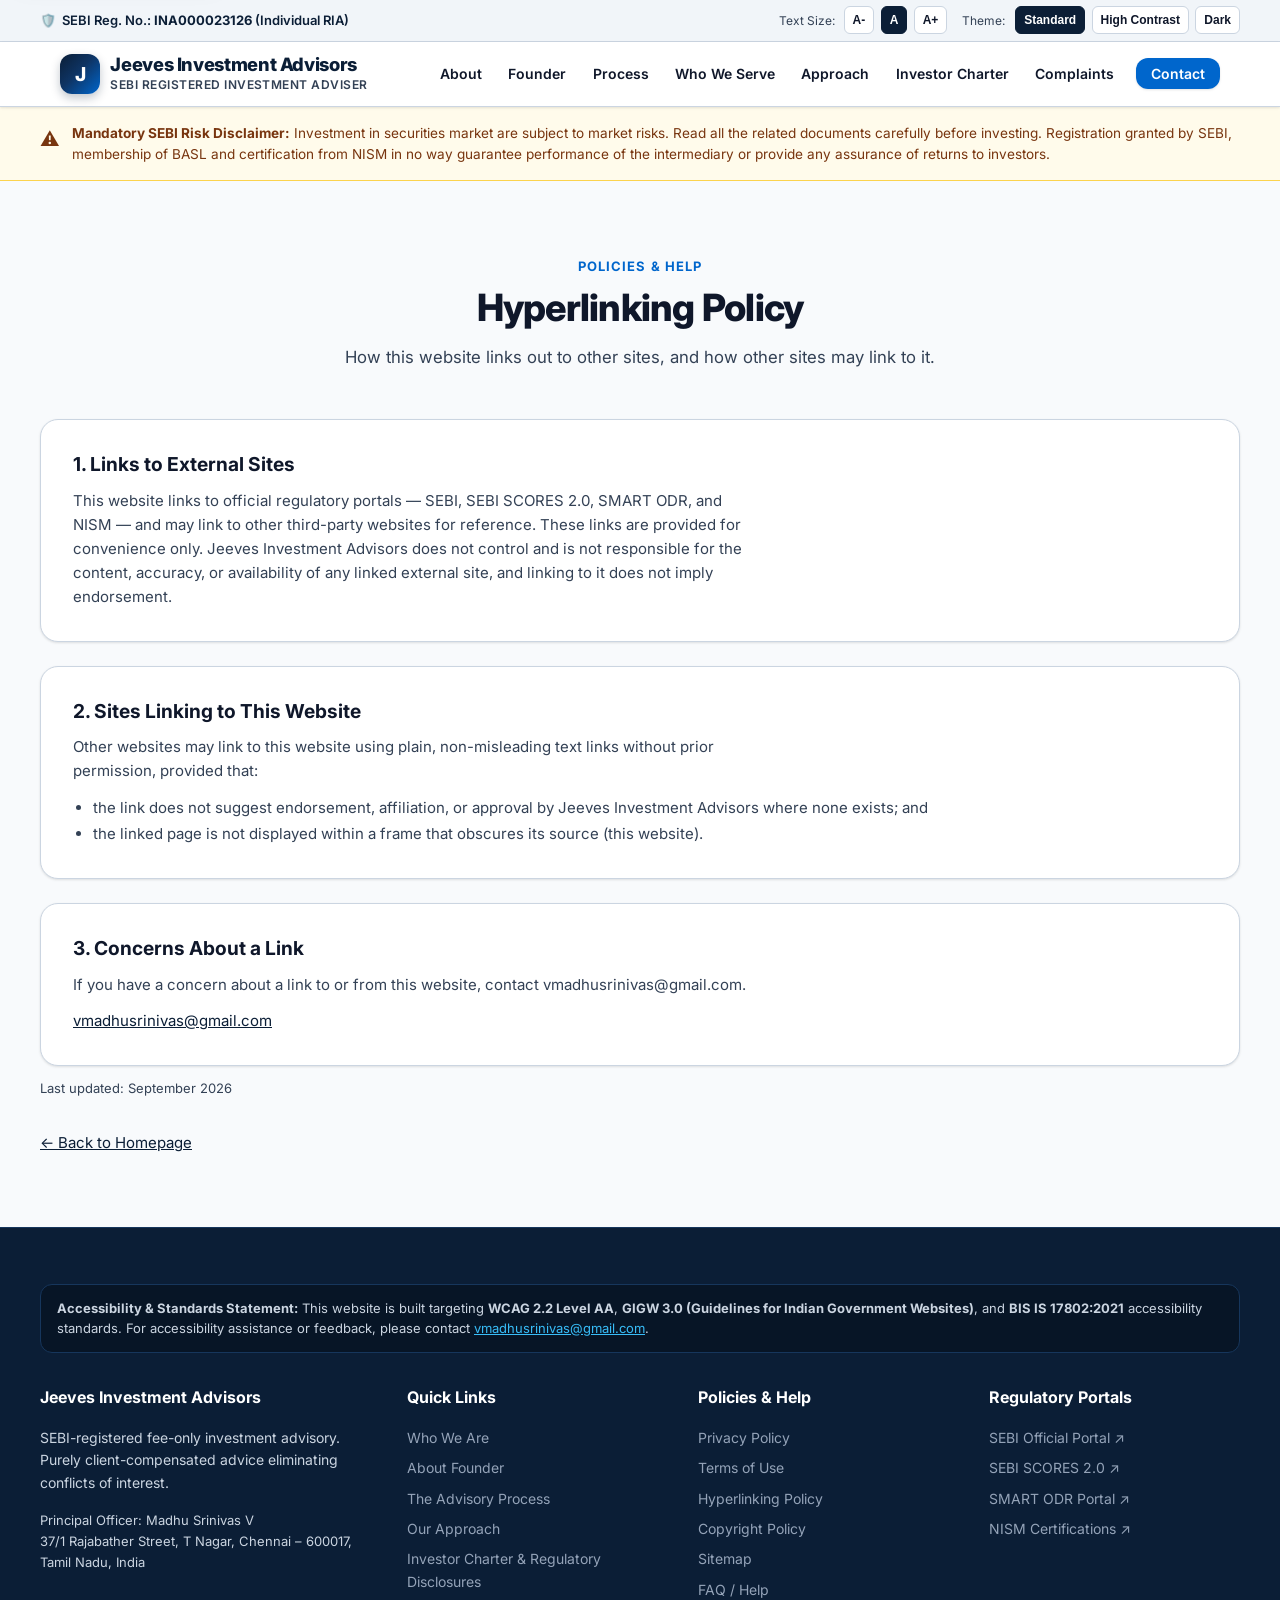
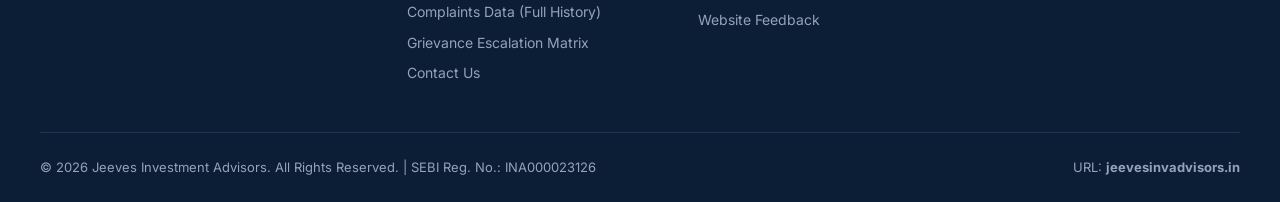
<file: hyperlinking-policy/index.html>
<!DOCTYPE html>
<html lang="en">

<head>
  <meta charset="UTF-8">
  <meta name="viewport" content="width=device-width, initial-scale=1.0">

  <!-- Primary Meta Tags -->
  <title>Hyperlinking Policy | Jeeves Investment Advisors</title>
  <meta name="title" content="Hyperlinking Policy | Jeeves Investment Advisors">
  <meta name="description"
    content="Hyperlinking policy for Jeeves Investment Advisors, a SEBI-registered Investment Adviser. Reg No. INA000023126.">
  <meta name="author" content="Madhu Srinivas V">
  <meta name="theme-color" content="#0b1e36">

  <!-- Favicon -->
  <link rel="icon" type="image/svg+xml" href="../favicon.svg">

  <!-- Google Fonts & Preconnect -->
  <link rel="preconnect" href="https://fonts.googleapis.com">
  <link rel="preconnect" href="https://fonts.gstatic.com" crossorigin>
  <link href="https://fonts.googleapis.com/css2?family=Inter:wght@300;400;500;600;700;800&display=swap"
    rel="stylesheet">

  <!-- Stylesheet -->
  <link rel="stylesheet" href="../style.css">
</head>

<body>

  <!-- Accessible Skip to Main Content (WCAG 2.4.1) -->
  <a href="#main-content" class="skip-link">Skip to Main Content</a>

  <!-- Top Accessibility & SEBI Credentials Bar (GIGW 3.0 / WCAG) -->
  <aside class="top-toolbar" aria-label="Accessibility and Regulatory Toolbar">
    <div class="toolbar-inner">
      <div class="sebi-badge-pill">
        <span aria-hidden="true">🛡️</span>
        <span>SEBI Reg. No.: <strong data-field="adviser.sebiRegNo">INA000023126</strong> (Individual RIA)</span>
      </div>

      <div class="toolbar-controls" role="region" aria-label="Accessibility Options">
        <span style="font-size:0.75rem; margin-right: 2px;">Text Size:</span>
        <button type="button" class="btn-toolbar" id="btn-font-sm" aria-label="A- Decrease text size" aria-pressed="false">A-</button>
        <button type="button" class="btn-toolbar active" id="btn-font-md" aria-label="Normal text size" aria-pressed="true">A</button>
        <button type="button" class="btn-toolbar" id="btn-font-lg" aria-label="A+ Increase text size" aria-pressed="false">A+</button>

        <span style="font-size:0.75rem; margin: 0 4px 0 8px;">Theme:</span>
        <button type="button" class="btn-toolbar" id="btn-theme-default"
          aria-label="Standard Light Theme" aria-pressed="true">Standard</button>
        <button type="button" class="btn-toolbar" id="btn-theme-contrast" aria-label="Toggle High Contrast Mode" aria-pressed="false">High
          Contrast</button>
        <button type="button" class="btn-toolbar" id="btn-theme-dark" aria-label="Toggle Dark Mode" aria-pressed="false">Dark</button>
      </div>
    </div>
  </aside>

  <!-- Site Header -->
  <header class="site-header">
    <div class="header-inner">
      <a href="../index.html" class="brand-logo">
        <div class="brand-icon" aria-hidden="true">J</div>
        <div class="brand-text">
          <span class="brand-name">Jeeves Investment Advisors</span>
          <span class="brand-tag">SEBI Registered Investment Adviser</span>
        </div>
      </a>

      <!-- Mobile Nav Toggle -->
      <button type="button" class="mobile-nav-toggle" id="mobileNavToggle" aria-expanded="false" aria-controls="mainNav"
        aria-label="Toggle Navigation Menu">
        ☰
      </button>

      <!-- Main Navigation -->
      <nav class="main-nav" id="mainNav" aria-label="Primary Navigation">
        <ul class="nav-list">
          <li><a href="../index.html#about" class="nav-link">About</a></li>
          <li><a href="../index.html#founder" class="nav-link">Founder</a></li>
          <li><a href="../index.html#services" class="nav-link">Process</a></li>
          <li><a href="../index.html#whom-we-serve" class="nav-link">Who We Serve</a></li>
          <li><a href="../index.html#approach" class="nav-link">Approach</a></li>
          <li><a href="../investor-charter/" class="nav-link">Investor Charter</a></li>
          <li><a href="../complaints/" class="nav-link">Complaints</a></li>
          <li><a href="../contact/" class="nav-link nav-cta">Contact</a></li>
        </ul>
      </nav>
    </div>
  </header>

  <!-- SEBI Mandatory Risk Disclaimer Banner -->
  <div class="sebi-statutory-banner" role="region" aria-label="Mandatory Regulatory Disclaimer">
    <div class="statutory-banner-inner">
      <span class="statutory-icon" aria-hidden="true">⚠️</span>
      <p>
        <strong>Mandatory SEBI Risk Disclaimer:</strong> Investment in securities market are subject to market risks.
        Read all the related documents carefully before investing. Registration granted by SEBI, membership of BASL and
        certification from NISM in no way guarantee performance of the intermediary or provide any assurance of returns
        to investors.
      </p>
    </div>
  </div>

  <main id="main-content" tabindex="-1">

    <section class="section" aria-labelledby="hyperlinkingPolicy-heading">
      <div class="section-container">
        <div class="section-header">
          <span class="section-badge">Policies &amp; Help</span>
          <h1 id="hyperlinkingPolicy-heading" class="section-title" aria-describedby="lastUpdated">Hyperlinking Policy</h1>
          <p class="section-subtitle">
            How this website links out to other sites, and how other sites may link to it.
          </p>
        </div>

        <div class="card">
          <h2 class="card-title">1. Links to External Sites</h2>
          <p class="card-desc" style="margin-top:0.75rem;">
            This website links to official regulatory portals — SEBI, SEBI SCORES 2.0, SMART ODR, and NISM — and may
            link to other third-party websites for reference. These links are provided for convenience only.
            <span data-field="adviser.tradeName">Jeeves Investment Advisors</span> does not control and is not
            responsible for the content, accuracy, or availability of any linked external site, and linking to it
            does not imply endorsement.
          </p>
        </div>

        <div class="card" style="margin-top: 1.5rem;">
          <h2 class="card-title">2. Sites Linking to This Website</h2>
          <p class="card-desc" style="margin-top:0.75rem;">
            Other websites may link to this website using plain, non-misleading text links without prior permission,
            provided that:
          </p>
          <ul style="padding-left:1.25rem; font-size:0.9375rem; color:var(--text-muted); line-height:1.7; margin-top: 0.75rem;">
            <li>the link does not suggest endorsement, affiliation, or approval by
              <span data-field="adviser.tradeName">Jeeves Investment Advisors</span> where none exists; and</li>
            <li>the linked page is not displayed within a frame that obscures its source (this website).</li>
          </ul>
        </div>

        <div class="card" style="margin-top: 1.5rem;">
          <h2 class="card-title">3. Concerns About a Link</h2>
          <p class="card-desc" style="margin-top:0.75rem;">
            If you have a concern about a link to or from this website, contact
            <span data-field="contact.email">vmadhusrinivas@gmail.com</span>.
          </p>
          <p class="card-desc" style="margin-top:0.75rem;">
            <a href="mailto:vmadhusrinivas@gmail.com" data-field-href="contact.emailHref" data-field="contact.email">vmadhusrinivas@gmail.com</a>
          </p>
        </div>

        <p id="lastUpdated" class="card-desc" style="margin-top: 0.75rem; font-size: 0.8125rem;">
          Last updated: <time datetime="2026-09" data-field="site.policyLastUpdated">September 2026</time>
        </p>

        <p class="card-desc" style="margin-top: 2rem;">
          <a href="../index.html">&larr; Back to Homepage</a>
        </p>
      </div>
    </section>

  </main>

  <!-- Site Footer -->
  <footer class="site-footer">
    <div class="footer-inner">

      <div class="footer-accessibility-claim">
        <strong>Accessibility &amp; Standards Statement:</strong> This website is built targeting <strong>WCAG 2.2 Level
          AA</strong>, <strong>GIGW 3.0 (Guidelines for Indian Government Websites)</strong>, and <strong>BIS IS
          17802:2021</strong> accessibility standards. For accessibility assistance or feedback, please contact <a
          href="mailto:vmadhusrinivas@gmail.com" data-field-href="contact.emailHref" data-field="contact.email">vmadhusrinivas@gmail.com</a>.
      </div>

      <div class="footer-grid">
        <div class="footer-col">
          <h3>Jeeves Investment Advisors</h3>
          <p style="font-size:0.875rem; line-height:1.6; margin-bottom:1rem;">
            SEBI-registered fee-only investment advisory. Purely client-compensated advice eliminating conflicts of
            interest.
          </p>
          <p style="font-size:0.8125rem;">
            Principal Officer: <span data-field="founder.name">Madhu Srinivas V</span><br>
            <span data-field="contact.registeredOfficeAddress">37/1 Rajabather Street, T Nagar, Chennai – 600017, Tamil Nadu, India</span>
          </p>
        </div>

        <div class="footer-col">
          <h3>Quick Links</h3>
          <ul class="footer-links">
            <li><a href="../index.html#about">Who We Are</a></li>
            <li><a href="../index.html#founder">About Founder</a></li>
            <li><a href="../index.html#services">The Advisory Process</a></li>
            <li><a href="../index.html#approach">Our Approach</a></li>
            <li><a href="../investor-charter/">Investor Charter &amp; Regulatory Disclosures</a></li>
            <li><a href="../complaints/">Complaints Data (Full History)</a></li>
            <li><a href="../grievance/">Grievance Escalation Matrix</a></li>
            <li><a href="../contact/">Contact Us</a></li>
          </ul>
        </div>

        <div class="footer-col">
          <h3>Policies &amp; Help</h3>
          <ul class="footer-links">
            <li><a href="../privacy-policy/">Privacy Policy</a></li>
            <li><a href="../terms-of-use/">Terms of Use</a></li>
            <li><a href="../hyperlinking-policy/">Hyperlinking Policy</a></li>
            <li><a href="../copyright-policy/">Copyright Policy</a></li>
            <li><a href="../sitemap/">Sitemap</a></li>
            <li><a href="../faq/">FAQ / Help</a></li>
            <li><a href="../feedback/">Website Feedback</a></li>
          </ul>
        </div>

        <div class="footer-col">
          <h3>Regulatory Portals</h3>
          <ul class="footer-links">
            <li><a href="https://www.sebi.gov.in/" target="_blank" rel="noopener noreferrer">SEBI Official Portal <span aria-hidden="true">↗</span><span class="sr-only"> (opens in new tab)</span></a>
            </li>
            <li><a href="https://scores.sebi.gov.in/" target="_blank" rel="noopener noreferrer">SEBI SCORES 2.0 <span aria-hidden="true">↗</span><span class="sr-only"> (opens in new tab)</span></a>
            </li>
            <li><a href="https://smartodr.in/" target="_blank" rel="noopener noreferrer">SMART ODR Portal <span aria-hidden="true">↗</span><span class="sr-only"> (opens in new tab)</span></a></li>
            <li><a href="https://www.nism.ac.in/" target="_blank" rel="noopener noreferrer">NISM Certifications <span aria-hidden="true">↗</span><span class="sr-only"> (opens in new tab)</span></a>
            </li>
          </ul>
        </div>
      </div>

      <div class="footer-bottom">
        <div>
          &copy; <span data-field="site.copyrightYear">2026</span> Jeeves Investment Advisors. All Rights Reserved. <span aria-hidden="true">|</span> SEBI Reg. No.: <span data-field="adviser.sebiRegNo">INA000023126</span>
        </div>
        <div>
          URL: <strong data-field="site.domain">jeevesinvadvisors.in</strong>
        </div>
      </div>

    </div>
  </footer>

  <button type="button" id="backToTop" class="back-to-top" aria-label="Back to top">
    <span aria-hidden="true">↑</span>
  </button>

  <!-- Scripts -->
  <script src="../script.js"></script>
</body>

</html>
</file>
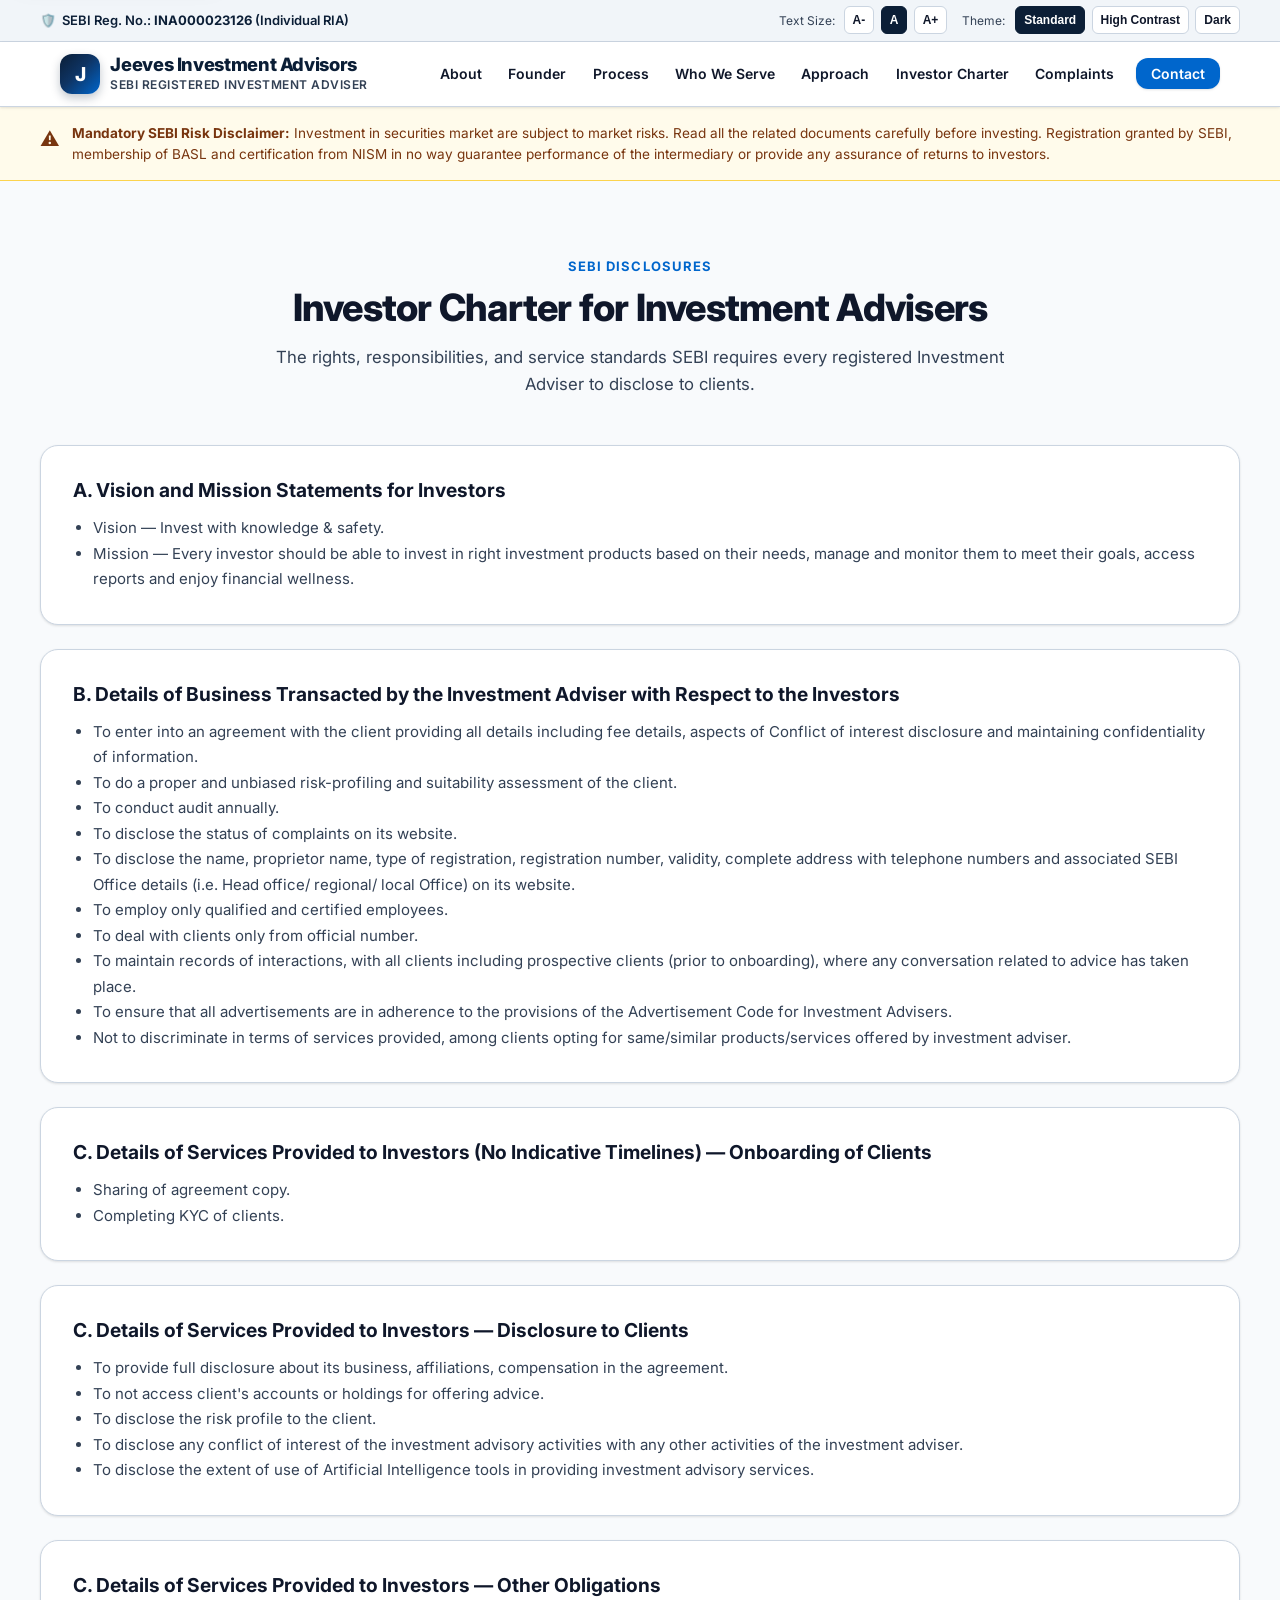
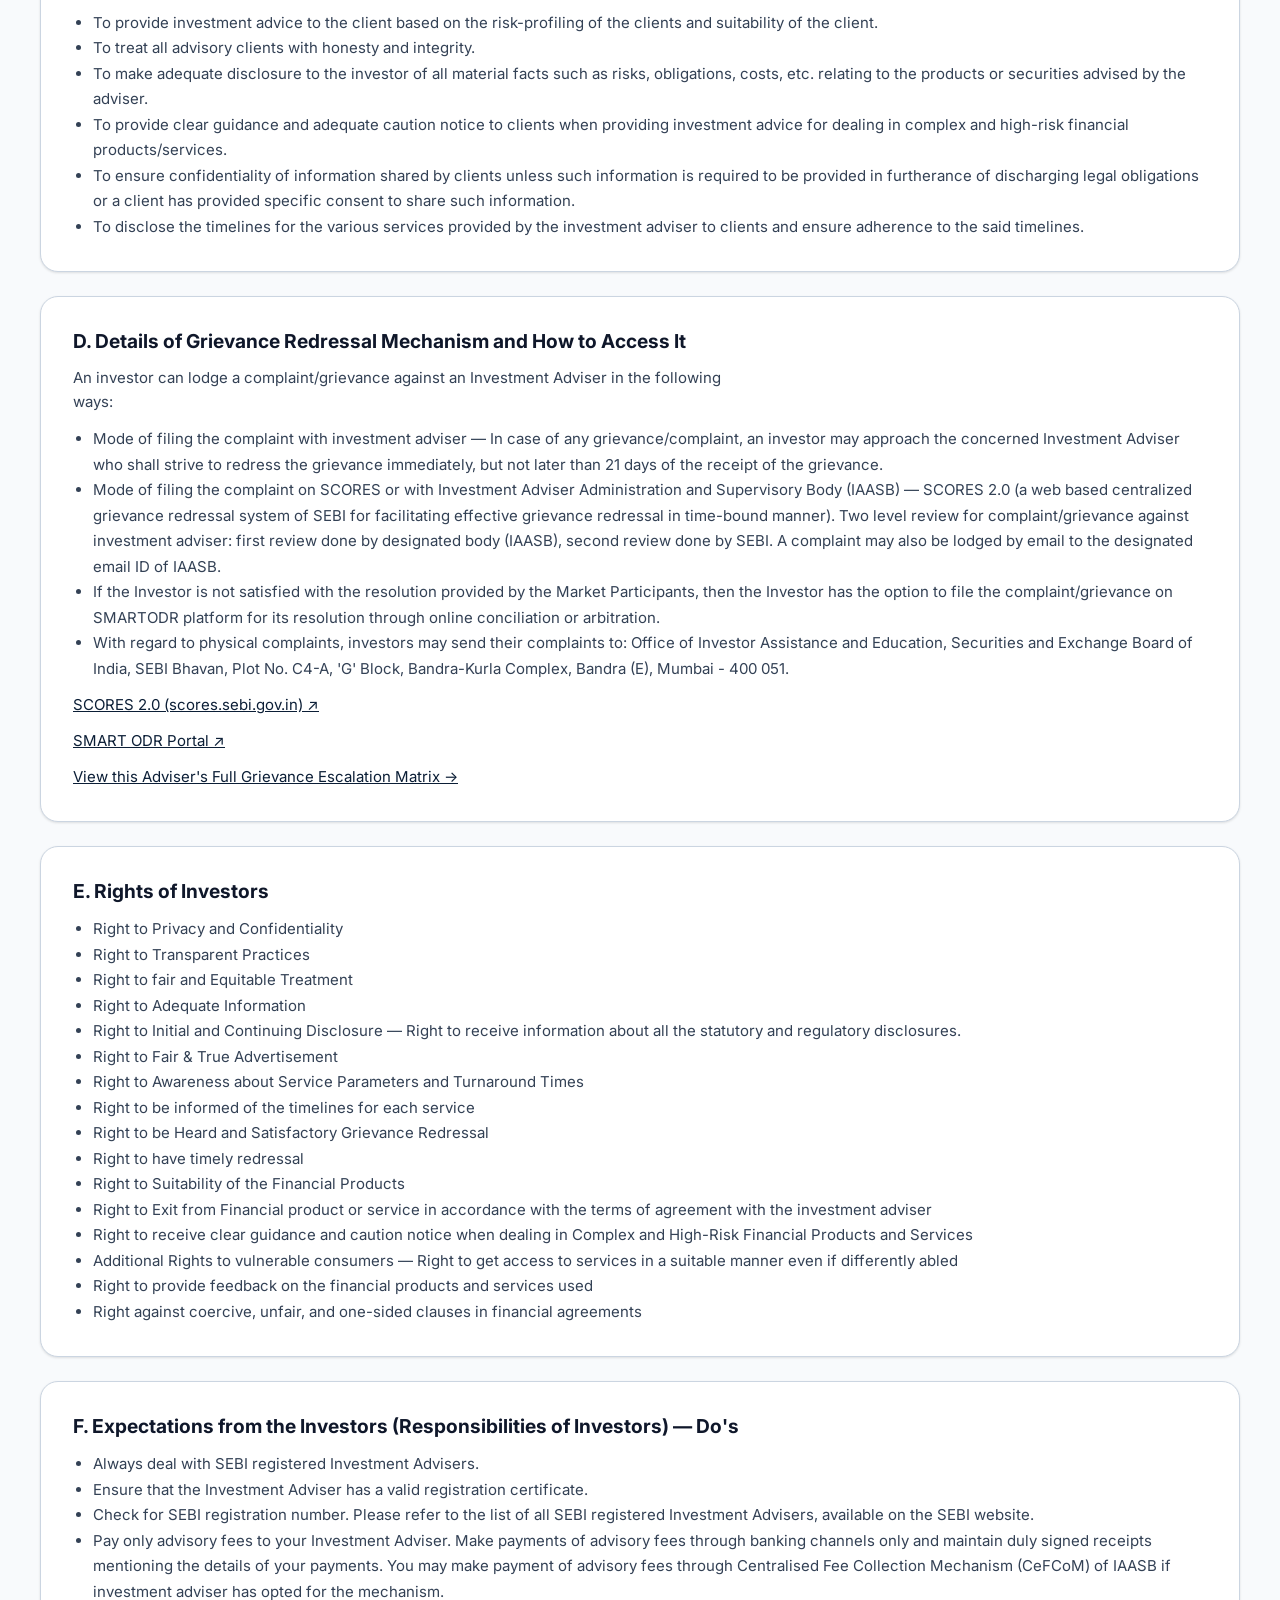
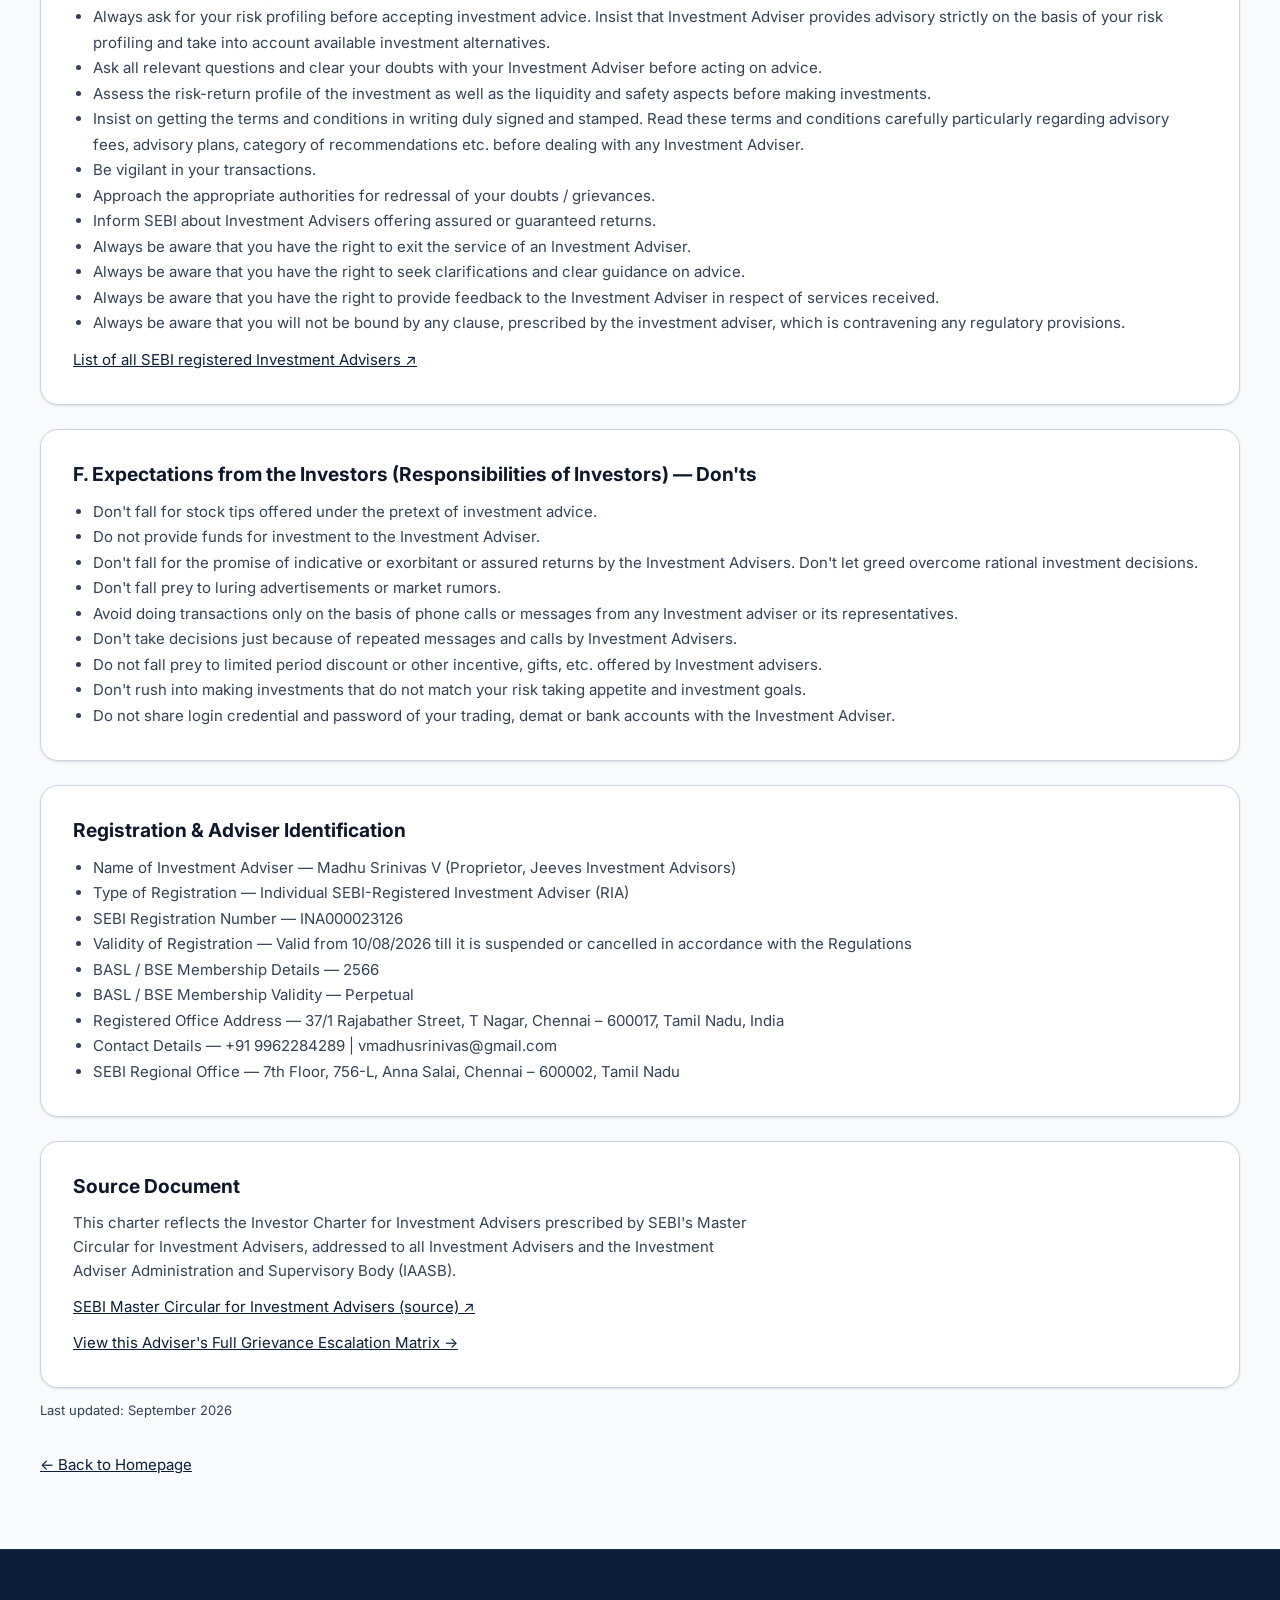
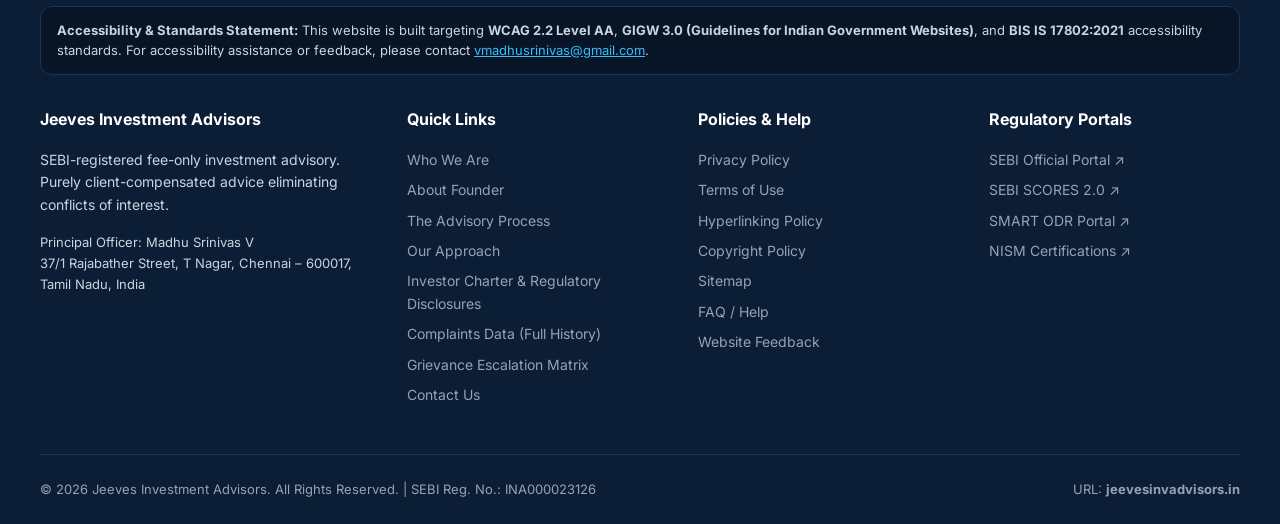
<file: investor-charter/index.html>
<!DOCTYPE html>
<html lang="en">

<head>
  <meta charset="UTF-8">
  <meta name="viewport" content="width=device-width, initial-scale=1.0">

  <!-- Primary Meta Tags -->
  <title>Investor Charter | Jeeves Investment Advisors</title>
  <meta name="title" content="Investor Charter | Jeeves Investment Advisors">
  <meta name="description"
    content="Investor Charter for Investment Advisers, as prescribed by SEBI, for Jeeves Investment Advisors. Reg No. INA000023126.">
  <meta name="author" content="Madhu Srinivas V">
  <meta name="theme-color" content="#0b1e36">

  <!-- Favicon -->
  <link rel="icon" type="image/svg+xml" href="../favicon.svg">

  <!-- Google Fonts & Preconnect -->
  <link rel="preconnect" href="https://fonts.googleapis.com">
  <link rel="preconnect" href="https://fonts.gstatic.com" crossorigin>
  <link href="https://fonts.googleapis.com/css2?family=Inter:wght@300;400;500;600;700;800&display=swap"
    rel="stylesheet">

  <!-- Stylesheet -->
  <link rel="stylesheet" href="../style.css">
</head>

<body>

  <!-- Accessible Skip to Main Content (WCAG 2.4.1) -->
  <a href="#main-content" class="skip-link">Skip to Main Content</a>

  <!-- Top Accessibility & SEBI Credentials Bar (GIGW 3.0 / WCAG) -->
  <aside class="top-toolbar" aria-label="Accessibility and Regulatory Toolbar">
    <div class="toolbar-inner">
      <div class="sebi-badge-pill">
        <span aria-hidden="true">🛡️</span>
        <span>SEBI Reg. No.: <strong data-field="adviser.sebiRegNo">INA000023126</strong> (Individual RIA)</span>
      </div>

      <div class="toolbar-controls" role="region" aria-label="Accessibility Options">
        <span style="font-size:0.75rem; margin-right: 2px;">Text Size:</span>
        <button type="button" class="btn-toolbar" id="btn-font-sm" aria-label="A- Decrease text size" aria-pressed="false">A-</button>
        <button type="button" class="btn-toolbar active" id="btn-font-md" aria-label="Normal text size" aria-pressed="true">A</button>
        <button type="button" class="btn-toolbar" id="btn-font-lg" aria-label="A+ Increase text size" aria-pressed="false">A+</button>

        <span style="font-size:0.75rem; margin: 0 4px 0 8px;">Theme:</span>
        <button type="button" class="btn-toolbar" id="btn-theme-default"
          aria-label="Standard Light Theme" aria-pressed="true">Standard</button>
        <button type="button" class="btn-toolbar" id="btn-theme-contrast" aria-label="Toggle High Contrast Mode" aria-pressed="false">High
          Contrast</button>
        <button type="button" class="btn-toolbar" id="btn-theme-dark" aria-label="Toggle Dark Mode" aria-pressed="false">Dark</button>
      </div>
    </div>
  </aside>

  <!-- Site Header -->
  <header class="site-header">
    <div class="header-inner">
      <a href="../index.html" class="brand-logo">
        <div class="brand-icon" aria-hidden="true">J</div>
        <div class="brand-text">
          <span class="brand-name">Jeeves Investment Advisors</span>
          <span class="brand-tag">SEBI Registered Investment Adviser</span>
        </div>
      </a>

      <!-- Mobile Nav Toggle -->
      <button type="button" class="mobile-nav-toggle" id="mobileNavToggle" aria-expanded="false" aria-controls="mainNav"
        aria-label="Toggle Navigation Menu">
        ☰
      </button>

      <!-- Main Navigation -->
      <nav class="main-nav" id="mainNav" aria-label="Primary Navigation">
        <ul class="nav-list">
          <li><a href="../index.html#about" class="nav-link">About</a></li>
          <li><a href="../index.html#founder" class="nav-link">Founder</a></li>
          <li><a href="../index.html#services" class="nav-link">Process</a></li>
          <li><a href="../index.html#whom-we-serve" class="nav-link">Who We Serve</a></li>
          <li><a href="../index.html#approach" class="nav-link">Approach</a></li>
          <li><a href="../investor-charter/" class="nav-link">Investor Charter</a></li>
          <li><a href="../complaints/" class="nav-link">Complaints</a></li>
          <li><a href="../contact/" class="nav-link nav-cta">Contact</a></li>
        </ul>
      </nav>
    </div>
  </header>

  <!-- SEBI Mandatory Risk Disclaimer Banner -->
  <div class="sebi-statutory-banner" role="region" aria-label="Mandatory Regulatory Disclaimer">
    <div class="statutory-banner-inner">
      <span class="statutory-icon" aria-hidden="true">⚠️</span>
      <p>
        <strong>Mandatory SEBI Risk Disclaimer:</strong> Investment in securities market are subject to market risks.
        Read all the related documents carefully before investing. Registration granted by SEBI, membership of BASL and
        certification from NISM in no way guarantee performance of the intermediary or provide any assurance of returns
        to investors.
      </p>
    </div>
  </div>

  <main id="main-content" tabindex="-1">

    <section class="section" aria-labelledby="investorCharter-heading">
      <div class="section-container">
        <div class="section-header">
          <span class="section-badge">SEBI Disclosures</span>
          <h1 id="investorCharter-heading" class="section-title" aria-describedby="lastUpdated">Investor Charter for Investment Advisers</h1>
          <p class="section-subtitle">
            The rights, responsibilities, and service standards SEBI requires every registered Investment Adviser to
            disclose to clients.
          </p>
        </div>

        <div class="card">
          <h2 class="card-title">A. Vision and Mission Statements for Investors</h2>
          <ul style="padding-left:1.25rem; font-size:0.9375rem; color:var(--text-muted); line-height:1.7; margin-top: 0.75rem;">
            <li>Vision — Invest with knowledge &amp; safety.</li>
            <li>Mission — Every investor should be able to invest in right investment products based on their needs, manage and monitor them to meet their goals, access reports and enjoy financial wellness.</li>
          </ul>
        </div>

        <div class="card" style="margin-top: 1.5rem;">
          <h2 class="card-title">B. Details of Business Transacted by the Investment Adviser with Respect to the Investors</h2>
          <ul style="padding-left:1.25rem; font-size:0.9375rem; color:var(--text-muted); line-height:1.7; margin-top: 0.75rem;">
            <li>To enter into an agreement with the client providing all details including fee details, aspects of Conflict of interest disclosure and maintaining confidentiality of information.</li>
            <li>To do a proper and unbiased risk-profiling and suitability assessment of the client.</li>
            <li>To conduct audit annually.</li>
            <li>To disclose the status of complaints on its website.</li>
            <li>To disclose the name, proprietor name, type of registration, registration number, validity, complete address with telephone numbers and associated SEBI Office details (i.e. Head office/ regional/ local Office) on its website.</li>
            <li>To employ only qualified and certified employees.</li>
            <li>To deal with clients only from official number.</li>
            <li>To maintain records of interactions, with all clients including prospective clients (prior to onboarding), where any conversation related to advice has taken place.</li>
            <li>To ensure that all advertisements are in adherence to the provisions of the Advertisement Code for Investment Advisers.</li>
            <li>Not to discriminate in terms of services provided, among clients opting for same/similar products/services offered by investment adviser.</li>
          </ul>
        </div>

        <div class="card" style="margin-top: 1.5rem;">
          <h2 class="card-title">C. Details of Services Provided to Investors (No Indicative Timelines) — Onboarding of Clients</h2>
          <ul style="padding-left:1.25rem; font-size:0.9375rem; color:var(--text-muted); line-height:1.7; margin-top: 0.75rem;">
            <li>Sharing of agreement copy.</li>
            <li>Completing KYC of clients.</li>
          </ul>
        </div>

        <div class="card" style="margin-top: 1.5rem;">
          <h2 class="card-title">C. Details of Services Provided to Investors — Disclosure to Clients</h2>
          <ul style="padding-left:1.25rem; font-size:0.9375rem; color:var(--text-muted); line-height:1.7; margin-top: 0.75rem;">
            <li>To provide full disclosure about its business, affiliations, compensation in the agreement.</li>
            <li>To not access client's accounts or holdings for offering advice.</li>
            <li>To disclose the risk profile to the client.</li>
            <li>To disclose any conflict of interest of the investment advisory activities with any other activities of the investment adviser.</li>
            <li>To disclose the extent of use of Artificial Intelligence tools in providing investment advisory services.</li>
          </ul>
        </div>

        <div class="card" style="margin-top: 1.5rem;">
          <h2 class="card-title">C. Details of Services Provided to Investors — Other Obligations</h2>
          <ul style="padding-left:1.25rem; font-size:0.9375rem; color:var(--text-muted); line-height:1.7; margin-top: 0.75rem;">
            <li>To provide investment advice to the client based on the risk-profiling of the clients and suitability of the client.</li>
            <li>To treat all advisory clients with honesty and integrity.</li>
            <li>To make adequate disclosure to the investor of all material facts such as risks, obligations, costs, etc. relating to the products or securities advised by the adviser.</li>
            <li>To provide clear guidance and adequate caution notice to clients when providing investment advice for dealing in complex and high-risk financial products/services.</li>
            <li>To ensure confidentiality of information shared by clients unless such information is required to be provided in furtherance of discharging legal obligations or a client has provided specific consent to share such information.</li>
            <li>To disclose the timelines for the various services provided by the investment adviser to clients and ensure adherence to the said timelines.</li>
          </ul>
        </div>

        <div class="card" style="margin-top: 1.5rem;">
          <h2 class="card-title">D. Details of Grievance Redressal Mechanism and How to Access It</h2>
          <p class="card-desc" style="margin-top:0.75rem;">
            An investor can lodge a complaint/grievance against an Investment Adviser in the following ways:
          </p>
          <ul style="padding-left:1.25rem; font-size:0.9375rem; color:var(--text-muted); line-height:1.7; margin-top: 0.75rem;">
            <li>Mode of filing the complaint with investment adviser — In case of any grievance/complaint, an investor may approach the concerned Investment Adviser who shall strive to redress the grievance immediately, but not later than 21 days of the receipt of the grievance.</li>
            <li>Mode of filing the complaint on SCORES or with Investment Adviser Administration and Supervisory Body (IAASB) — SCORES 2.0 (a web based centralized grievance redressal system of SEBI for facilitating effective grievance redressal in time-bound manner). Two level review for complaint/grievance against investment adviser: first review done by designated body (IAASB), second review done by SEBI. A complaint may also be lodged by email to the designated email ID of IAASB.</li>
            <li>If the Investor is not satisfied with the resolution provided by the Market Participants, then the Investor has the option to file the complaint/grievance on SMARTODR platform for its resolution through online conciliation or arbitration.</li>
            <li>With regard to physical complaints, investors may send their complaints to: Office of Investor Assistance and Education, Securities and Exchange Board of India, SEBI Bhavan, Plot No. C4-A, 'G' Block, Bandra-Kurla Complex, Bandra (E), Mumbai - 400 051.</li>
          </ul>
          <p class="card-desc" style="margin-top:0.75rem;">
            <a href="https://scores.sebi.gov.in" target="_blank" rel="noopener noreferrer">SCORES 2.0 (scores.sebi.gov.in) <span aria-hidden="true">↗</span><span class="sr-only"> (opens in new tab)</span></a>
          </p>
          <p class="card-desc" style="margin-top:0.75rem;">
            <a href="https://smartodr.in/" target="_blank" rel="noopener noreferrer">SMART ODR Portal <span aria-hidden="true">↗</span><span class="sr-only"> (opens in new tab)</span></a>
          </p>
          <p class="card-desc" style="margin-top:0.75rem;">
            <a href="../grievance/">View this Adviser's Full Grievance Escalation Matrix →</a>
          </p>
        </div>

        <div class="card" style="margin-top: 1.5rem;">
          <h2 class="card-title">E. Rights of Investors</h2>
          <ul style="padding-left:1.25rem; font-size:0.9375rem; color:var(--text-muted); line-height:1.7; margin-top: 0.75rem;">
            <li>Right to Privacy and Confidentiality</li>
            <li>Right to Transparent Practices</li>
            <li>Right to fair and Equitable Treatment</li>
            <li>Right to Adequate Information</li>
            <li>Right to Initial and Continuing Disclosure — Right to receive information about all the statutory and regulatory disclosures.</li>
            <li>Right to Fair &amp; True Advertisement</li>
            <li>Right to Awareness about Service Parameters and Turnaround Times</li>
            <li>Right to be informed of the timelines for each service</li>
            <li>Right to be Heard and Satisfactory Grievance Redressal</li>
            <li>Right to have timely redressal</li>
            <li>Right to Suitability of the Financial Products</li>
            <li>Right to Exit from Financial product or service in accordance with the terms of agreement with the investment adviser</li>
            <li>Right to receive clear guidance and caution notice when dealing in Complex and High-Risk Financial Products and Services</li>
            <li>Additional Rights to vulnerable consumers — Right to get access to services in a suitable manner even if differently abled</li>
            <li>Right to provide feedback on the financial products and services used</li>
            <li>Right against coercive, unfair, and one-sided clauses in financial agreements</li>
          </ul>
        </div>

        <div class="card" style="margin-top: 1.5rem;">
          <h2 class="card-title">F. Expectations from the Investors (Responsibilities of Investors) — Do's</h2>
          <ul style="padding-left:1.25rem; font-size:0.9375rem; color:var(--text-muted); line-height:1.7; margin-top: 0.75rem;">
            <li>Always deal with SEBI registered Investment Advisers.</li>
            <li>Ensure that the Investment Adviser has a valid registration certificate.</li>
            <li>Check for SEBI registration number. Please refer to the list of all SEBI registered Investment Advisers, available on the SEBI website.</li>
            <li>Pay only advisory fees to your Investment Adviser. Make payments of advisory fees through banking channels only and maintain duly signed receipts mentioning the details of your payments. You may make payment of advisory fees through Centralised Fee Collection Mechanism (CeFCoM) of IAASB if investment adviser has opted for the mechanism.</li>
            <li>Always ask for your risk profiling before accepting investment advice. Insist that Investment Adviser provides advisory strictly on the basis of your risk profiling and take into account available investment alternatives.</li>
            <li>Ask all relevant questions and clear your doubts with your Investment Adviser before acting on advice.</li>
            <li>Assess the risk-return profile of the investment as well as the liquidity and safety aspects before making investments.</li>
            <li>Insist on getting the terms and conditions in writing duly signed and stamped. Read these terms and conditions carefully particularly regarding advisory fees, advisory plans, category of recommendations etc. before dealing with any Investment Adviser.</li>
            <li>Be vigilant in your transactions.</li>
            <li>Approach the appropriate authorities for redressal of your doubts / grievances.</li>
            <li>Inform SEBI about Investment Advisers offering assured or guaranteed returns.</li>
            <li>Always be aware that you have the right to exit the service of an Investment Adviser.</li>
            <li>Always be aware that you have the right to seek clarifications and clear guidance on advice.</li>
            <li>Always be aware that you have the right to provide feedback to the Investment Adviser in respect of services received.</li>
            <li>Always be aware that you will not be bound by any clause, prescribed by the investment adviser, which is contravening any regulatory provisions.</li>
          </ul>
          <p class="card-desc" style="margin-top:0.75rem;">
            <a href="https://www.sebi.gov.in/sebiweb/other/OtherAction.do?doRecognisedFpi=yes&amp;intmId=13" target="_blank" rel="noopener noreferrer">List of all SEBI registered Investment Advisers <span aria-hidden="true">↗</span><span class="sr-only"> (opens in new tab)</span></a>
          </p>
        </div>

        <div class="card" style="margin-top: 1.5rem;">
          <h2 class="card-title">F. Expectations from the Investors (Responsibilities of Investors) — Don'ts</h2>
          <ul style="padding-left:1.25rem; font-size:0.9375rem; color:var(--text-muted); line-height:1.7; margin-top: 0.75rem;">
            <li>Don't fall for stock tips offered under the pretext of investment advice.</li>
            <li>Do not provide funds for investment to the Investment Adviser.</li>
            <li>Don't fall for the promise of indicative or exorbitant or assured returns by the Investment Advisers. Don't let greed overcome rational investment decisions.</li>
            <li>Don't fall prey to luring advertisements or market rumors.</li>
            <li>Avoid doing transactions only on the basis of phone calls or messages from any Investment adviser or its representatives.</li>
            <li>Don't take decisions just because of repeated messages and calls by Investment Advisers.</li>
            <li>Do not fall prey to limited period discount or other incentive, gifts, etc. offered by Investment advisers.</li>
            <li>Don't rush into making investments that do not match your risk taking appetite and investment goals.</li>
            <li>Do not share login credential and password of your trading, demat or bank accounts with the Investment Adviser.</li>
          </ul>
        </div>

        <div class="card" style="margin-top: 1.5rem;">
          <h2 class="card-title">Registration &amp; Adviser Identification</h2>
          <ul style="padding-left:1.25rem; font-size:0.9375rem; color:var(--text-muted); line-height:1.7; margin-top: 0.75rem;">
            <li>Name of Investment Adviser — <span data-field="adviser.proprietorLine">Madhu Srinivas V (Proprietor, Jeeves Investment Advisors)</span></li>
            <li>Type of Registration — <span data-field="adviser.registrationType">Individual SEBI-Registered Investment Adviser (RIA)</span></li>
            <li>SEBI Registration Number — <span data-field="adviser.sebiRegNo">INA000023126</span></li>
            <li>Validity of Registration — <span data-field="adviser.registrationValidity">Valid from 10/08/2026 till it is suspended or cancelled in accordance with the Regulations</span></li>
            <li>BASL / BSE Membership Details — <span data-field="adviser.baslMembershipId">2566</span></li>
            <li>BASL / BSE Membership Validity — <span data-field="adviser.baslValidity">Perpetual</span></li>
            <li>Registered Office Address — <span data-field="contact.registeredOfficeAddress">37/1 Rajabather Street, T Nagar, Chennai – 600017, Tamil Nadu, India</span></li>
            <li>Contact Details — <span data-field="contact.phoneDisplay">+91 99622 84289</span> | <span data-field="contact.email">vmadhusrinivas@gmail.com</span></li>
            <li>SEBI Regional Office — <span data-field="contact.sebiRegionalOffice">7th Floor, 756-L, Anna Salai, Chennai – 600002, Tamil Nadu</span></li>
          </ul>
        </div>

        <div class="card" style="margin-top: 1.5rem;">
          <h2 class="card-title">Source Document</h2>
          <p class="card-desc" style="margin-top:0.75rem;">
            This charter reflects the Investor Charter for Investment Advisers prescribed by SEBI's Master Circular
            for Investment Advisers, addressed to all Investment Advisers and the Investment Adviser Administration
            and Supervisory Body (IAASB).
          </p>
          <p class="card-desc" style="margin-top:0.75rem;">
            <a href="https://www.sebi.gov.in/legal/master-circulars/feb-2026/master-circular-for-investment-advisers_99569.html" target="_blank" rel="noopener noreferrer">SEBI Master Circular for Investment Advisers (source) <span aria-hidden="true">↗</span><span class="sr-only"> (opens in new tab)</span></a>
          </p>
          <p class="card-desc" style="margin-top:0.75rem;">
            <a href="../grievance/">View this Adviser's Full Grievance Escalation Matrix →</a>
          </p>
        </div>

        <p id="lastUpdated" class="card-desc" style="margin-top: 0.75rem; font-size: 0.8125rem;">
          Last updated: <time datetime="2026-09" data-field="site.policyLastUpdated">September 2026</time>
        </p>

        <p class="card-desc" style="margin-top: 2rem;">
          <a href="../index.html">&larr; Back to Homepage</a>
        </p>
      </div>
    </section>

  </main>

  <!-- Site Footer -->
  <footer class="site-footer">
    <div class="footer-inner">

      <div class="footer-accessibility-claim">
        <strong>Accessibility &amp; Standards Statement:</strong> This website is built targeting <strong>WCAG 2.2 Level
          AA</strong>, <strong>GIGW 3.0 (Guidelines for Indian Government Websites)</strong>, and <strong>BIS IS
          17802:2021</strong> accessibility standards. For accessibility assistance or feedback, please contact <a
          href="mailto:vmadhusrinivas@gmail.com" data-field-href="contact.emailHref" data-field="contact.email">vmadhusrinivas@gmail.com</a>.
      </div>

      <div class="footer-grid">
        <div class="footer-col">
          <h3>Jeeves Investment Advisors</h3>
          <p style="font-size:0.875rem; line-height:1.6; margin-bottom:1rem;">
            SEBI-registered fee-only investment advisory. Purely client-compensated advice eliminating conflicts of
            interest.
          </p>
          <p style="font-size:0.8125rem;">
            Principal Officer: <span data-field="founder.name">Madhu Srinivas V</span><br>
            <span data-field="contact.registeredOfficeAddress">37/1 Rajabather Street, T Nagar, Chennai – 600017, Tamil Nadu, India</span>
          </p>
        </div>

        <div class="footer-col">
          <h3>Quick Links</h3>
          <ul class="footer-links">
            <li><a href="../index.html#about">Who We Are</a></li>
            <li><a href="../index.html#founder">About Founder</a></li>
            <li><a href="../index.html#services">The Advisory Process</a></li>
            <li><a href="../index.html#approach">Our Approach</a></li>
            <li><a href="../investor-charter/">Investor Charter &amp; Regulatory Disclosures</a></li>
            <li><a href="../complaints/">Complaints Data (Full History)</a></li>
            <li><a href="../grievance/">Grievance Escalation Matrix</a></li>
            <li><a href="../contact/">Contact Us</a></li>
          </ul>
        </div>

        <div class="footer-col">
          <h3>Policies &amp; Help</h3>
          <ul class="footer-links">
            <li><a href="../privacy-policy/">Privacy Policy</a></li>
            <li><a href="../terms-of-use/">Terms of Use</a></li>
            <li><a href="../hyperlinking-policy/">Hyperlinking Policy</a></li>
            <li><a href="../copyright-policy/">Copyright Policy</a></li>
            <li><a href="../sitemap/">Sitemap</a></li>
            <li><a href="../faq/">FAQ / Help</a></li>
            <li><a href="../feedback/">Website Feedback</a></li>
          </ul>
        </div>

        <div class="footer-col">
          <h3>Regulatory Portals</h3>
          <ul class="footer-links">
            <li><a href="https://www.sebi.gov.in/" target="_blank" rel="noopener noreferrer">SEBI Official Portal <span aria-hidden="true">↗</span><span class="sr-only"> (opens in new tab)</span></a>
            </li>
            <li><a href="https://scores.sebi.gov.in/" target="_blank" rel="noopener noreferrer">SEBI SCORES 2.0 <span aria-hidden="true">↗</span><span class="sr-only"> (opens in new tab)</span></a>
            </li>
            <li><a href="https://smartodr.in/" target="_blank" rel="noopener noreferrer">SMART ODR Portal <span aria-hidden="true">↗</span><span class="sr-only"> (opens in new tab)</span></a></li>
            <li><a href="https://www.nism.ac.in/" target="_blank" rel="noopener noreferrer">NISM Certifications <span aria-hidden="true">↗</span><span class="sr-only"> (opens in new tab)</span></a>
            </li>
          </ul>
        </div>
      </div>

      <div class="footer-bottom">
        <div>
          &copy; <span data-field="site.copyrightYear">2026</span> Jeeves Investment Advisors. All Rights Reserved. <span aria-hidden="true">|</span> SEBI Reg. No.: <span data-field="adviser.sebiRegNo">INA000023126</span>
        </div>
        <div>
          URL: <strong data-field="site.domain">jeevesinvadvisors.in</strong>
        </div>
      </div>

    </div>
  </footer>

  <button type="button" id="backToTop" class="back-to-top" aria-label="Back to top">
    <span aria-hidden="true">↑</span>
  </button>

  <!-- Scripts -->
  <script src="../script.js"></script>
</body>

</html>
</file>
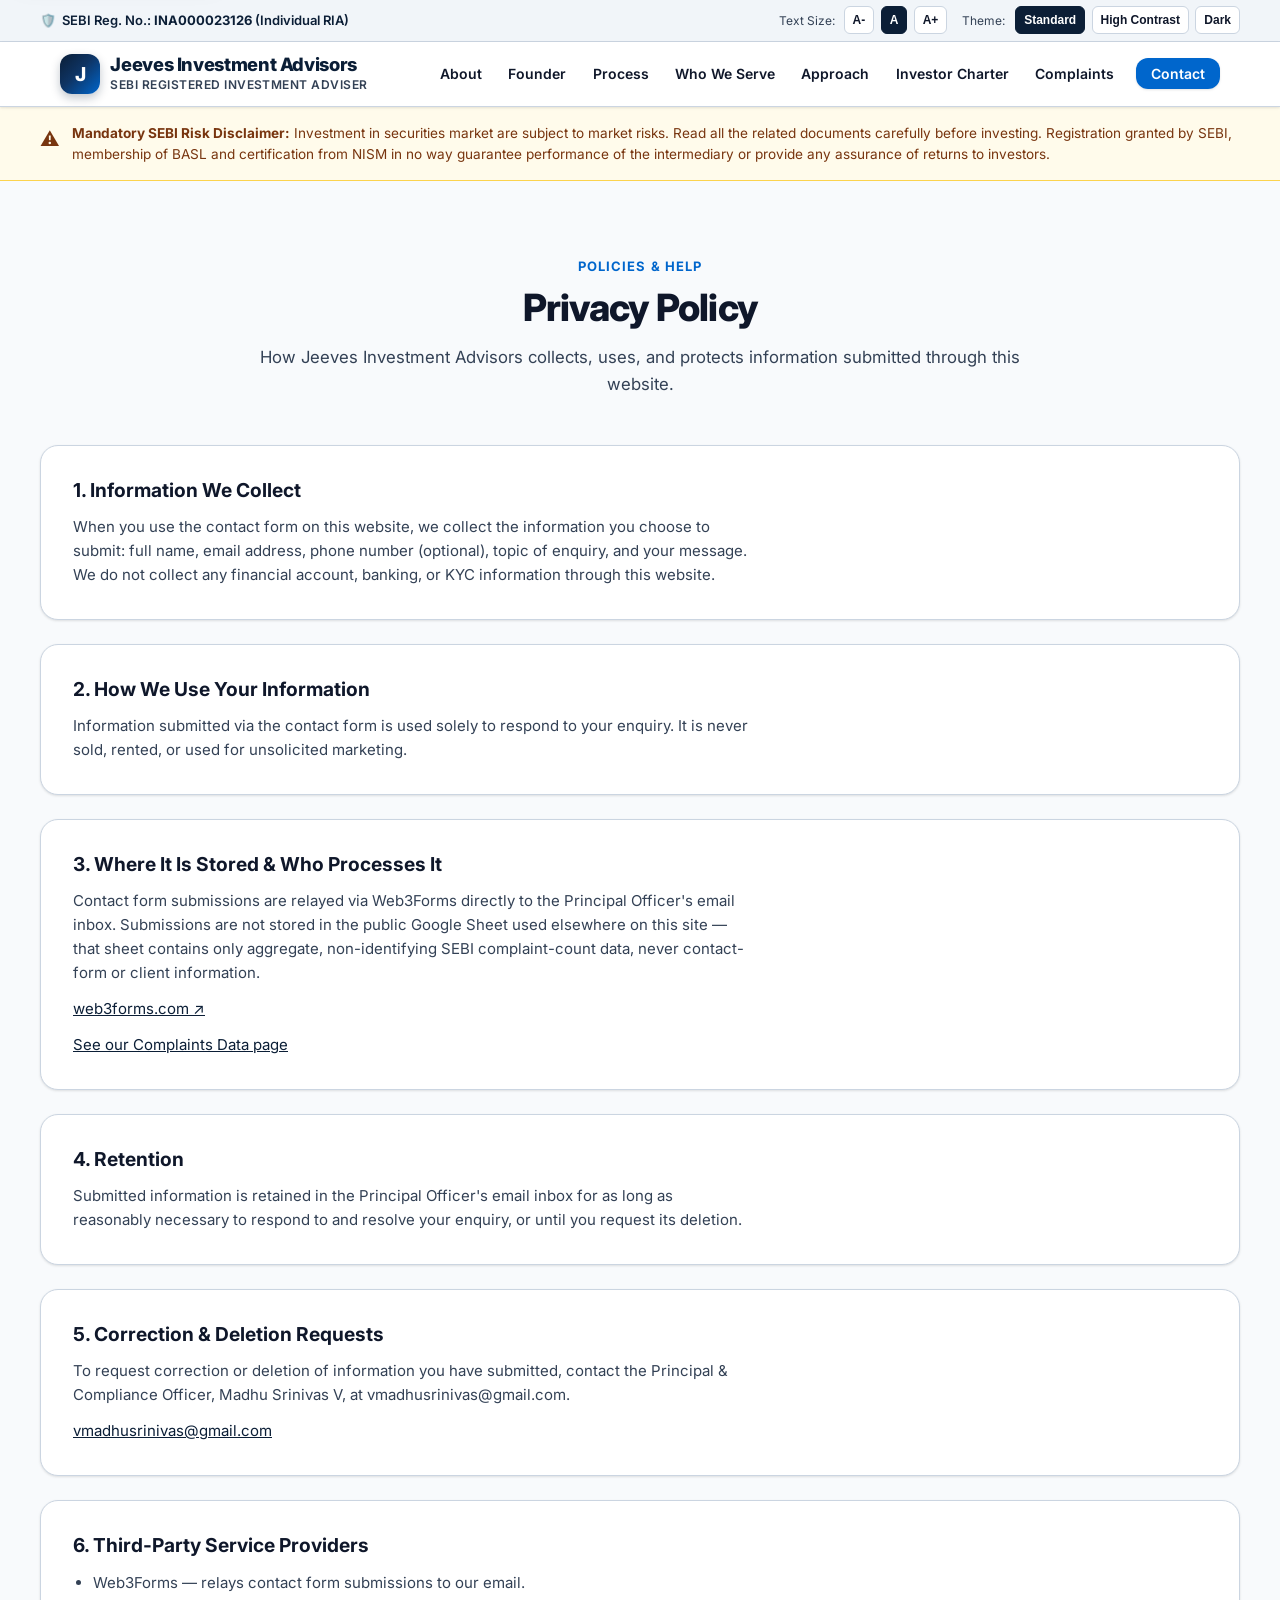
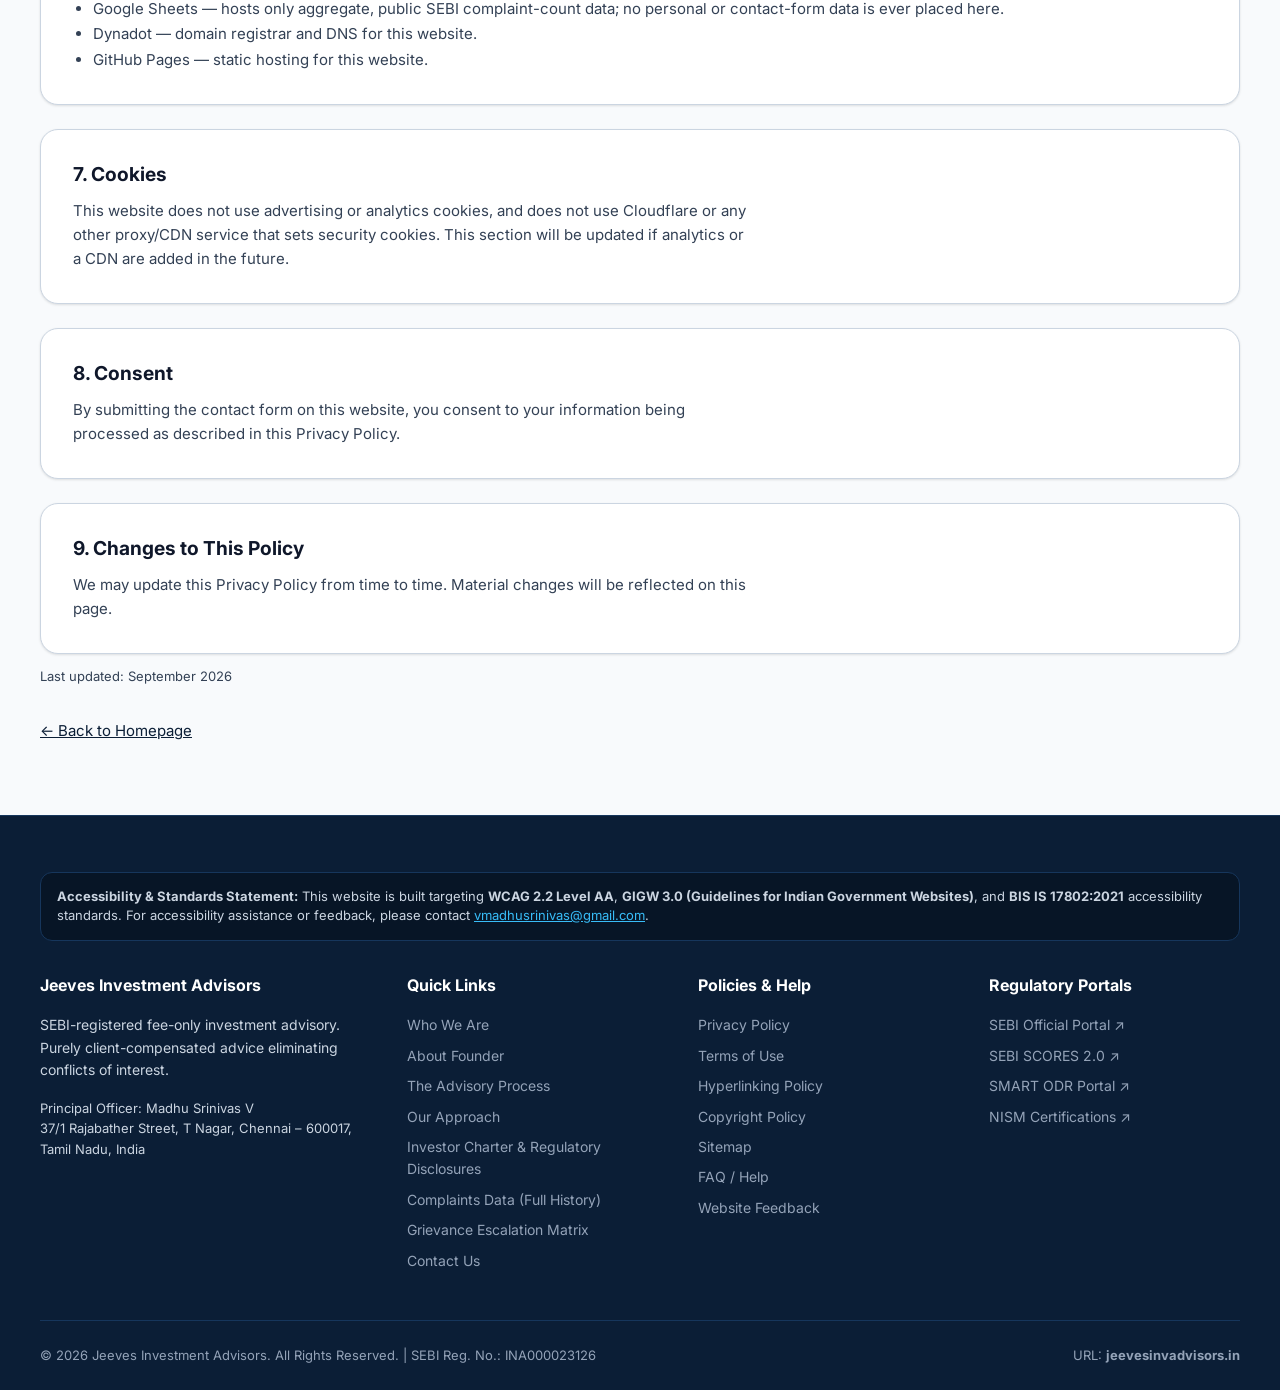
<file: privacy-policy/index.html>
<!DOCTYPE html>
<html lang="en">

<head>
  <meta charset="UTF-8">
  <meta name="viewport" content="width=device-width, initial-scale=1.0">

  <!-- Primary Meta Tags -->
  <title>Privacy Policy | Jeeves Investment Advisors</title>
  <meta name="title" content="Privacy Policy | Jeeves Investment Advisors">
  <meta name="description"
    content="Privacy Policy and cookie disclosure for Jeeves Investment Advisors, a SEBI-registered Investment Adviser. Reg No. INA000023126.">
  <meta name="author" content="Madhu Srinivas V">
  <meta name="theme-color" content="#0b1e36">

  <!-- Favicon -->
  <link rel="icon" type="image/svg+xml" href="../favicon.svg">

  <!-- Google Fonts & Preconnect -->
  <link rel="preconnect" href="https://fonts.googleapis.com">
  <link rel="preconnect" href="https://fonts.gstatic.com" crossorigin>
  <link href="https://fonts.googleapis.com/css2?family=Inter:wght@300;400;500;600;700;800&display=swap"
    rel="stylesheet">

  <!-- Stylesheet -->
  <link rel="stylesheet" href="../style.css">
</head>

<body>

  <!-- Accessible Skip to Main Content (WCAG 2.4.1) -->
  <a href="#main-content" class="skip-link">Skip to Main Content</a>

  <!-- Top Accessibility & SEBI Credentials Bar (GIGW 3.0 / WCAG) -->
  <aside class="top-toolbar" aria-label="Accessibility and Regulatory Toolbar">
    <div class="toolbar-inner">
      <div class="sebi-badge-pill">
        <span aria-hidden="true">🛡️</span>
        <span>SEBI Reg. No.: <strong data-field="adviser.sebiRegNo">INA000023126</strong> (Individual RIA)</span>
      </div>

      <div class="toolbar-controls" role="region" aria-label="Accessibility Options">
        <span style="font-size:0.75rem; margin-right: 2px;">Text Size:</span>
        <button type="button" class="btn-toolbar" id="btn-font-sm" aria-label="A- Decrease text size" aria-pressed="false">A-</button>
        <button type="button" class="btn-toolbar active" id="btn-font-md" aria-label="Normal text size" aria-pressed="true">A</button>
        <button type="button" class="btn-toolbar" id="btn-font-lg" aria-label="A+ Increase text size" aria-pressed="false">A+</button>

        <span style="font-size:0.75rem; margin: 0 4px 0 8px;">Theme:</span>
        <button type="button" class="btn-toolbar" id="btn-theme-default"
          aria-label="Standard Light Theme" aria-pressed="true">Standard</button>
        <button type="button" class="btn-toolbar" id="btn-theme-contrast" aria-label="Toggle High Contrast Mode" aria-pressed="false">High
          Contrast</button>
        <button type="button" class="btn-toolbar" id="btn-theme-dark" aria-label="Toggle Dark Mode" aria-pressed="false">Dark</button>
      </div>
    </div>
  </aside>

  <!-- Site Header -->
  <header class="site-header">
    <div class="header-inner">
      <a href="../index.html" class="brand-logo">
        <div class="brand-icon" aria-hidden="true">J</div>
        <div class="brand-text">
          <span class="brand-name">Jeeves Investment Advisors</span>
          <span class="brand-tag">SEBI Registered Investment Adviser</span>
        </div>
      </a>

      <!-- Mobile Nav Toggle -->
      <button type="button" class="mobile-nav-toggle" id="mobileNavToggle" aria-expanded="false" aria-controls="mainNav"
        aria-label="Toggle Navigation Menu">
        ☰
      </button>

      <!-- Main Navigation -->
      <nav class="main-nav" id="mainNav" aria-label="Primary Navigation">
        <ul class="nav-list">
          <li><a href="../index.html#about" class="nav-link">About</a></li>
          <li><a href="../index.html#founder" class="nav-link">Founder</a></li>
          <li><a href="../index.html#services" class="nav-link">Process</a></li>
          <li><a href="../index.html#whom-we-serve" class="nav-link">Who We Serve</a></li>
          <li><a href="../index.html#approach" class="nav-link">Approach</a></li>
          <li><a href="../investor-charter/" class="nav-link">Investor Charter</a></li>
          <li><a href="../complaints/" class="nav-link">Complaints</a></li>
          <li><a href="../contact/" class="nav-link nav-cta">Contact</a></li>
        </ul>
      </nav>
    </div>
  </header>

  <!-- SEBI Mandatory Risk Disclaimer Banner -->
  <div class="sebi-statutory-banner" role="region" aria-label="Mandatory Regulatory Disclaimer">
    <div class="statutory-banner-inner">
      <span class="statutory-icon" aria-hidden="true">⚠️</span>
      <p>
        <strong>Mandatory SEBI Risk Disclaimer:</strong> Investment in securities market are subject to market risks.
        Read all the related documents carefully before investing. Registration granted by SEBI, membership of BASL and
        certification from NISM in no way guarantee performance of the intermediary or provide any assurance of returns
        to investors.
      </p>
    </div>
  </div>

  <main id="main-content" tabindex="-1">

    <section class="section" aria-labelledby="privacyPolicy-heading">
      <div class="section-container">
        <div class="section-header">
          <span class="section-badge">Policies &amp; Help</span>
          <h1 id="privacyPolicy-heading" class="section-title" aria-describedby="lastUpdated">Privacy Policy</h1>
          <p class="section-subtitle">
            How <span data-field="adviser.tradeName">Jeeves Investment Advisors</span> collects, uses, and protects
            information submitted through this website.
          </p>
        </div>

        <div class="card">
          <h2 class="card-title">1. Information We Collect</h2>
          <p class="card-desc" style="margin-top:0.75rem;">
            When you use the contact form on this website, we collect the information you choose to submit: full
            name, email address, phone number (optional), topic of enquiry, and your message. We do not collect any
            financial account, banking, or KYC information through this website.
          </p>
        </div>

        <div class="card" style="margin-top: 1.5rem;">
          <h2 class="card-title">2. How We Use Your Information</h2>
          <p class="card-desc" style="margin-top:0.75rem;">
            Information submitted via the contact form is used solely to respond to your enquiry. It is never sold,
            rented, or used for unsolicited marketing.
          </p>
        </div>

        <div class="card" style="margin-top: 1.5rem;">
          <h2 class="card-title">3. Where It Is Stored &amp; Who Processes It</h2>
          <p class="card-desc" style="margin-top:0.75rem;">
            Contact form submissions are relayed via Web3Forms directly to the Principal Officer's email inbox.
            Submissions are not stored in the public Google Sheet used elsewhere on this site — that sheet contains
            only aggregate, non-identifying SEBI complaint-count data, never contact-form or client information.
          </p>
          <p class="card-desc" style="margin-top:0.75rem;">
            <a href="https://web3forms.com" target="_blank" rel="noopener noreferrer">web3forms.com <span aria-hidden="true">↗</span><span class="sr-only"> (opens in new tab)</span></a>
          </p>
          <p class="card-desc" style="margin-top:0.75rem;">
            <a href="../complaints/">See our Complaints Data page</a>
          </p>
        </div>

        <div class="card" style="margin-top: 1.5rem;">
          <h2 class="card-title">4. Retention</h2>
          <p class="card-desc" style="margin-top:0.75rem;">
            Submitted information is retained in the Principal Officer's email inbox for as long as reasonably
            necessary to respond to and resolve your enquiry, or until you request its deletion.
          </p>
        </div>

        <div class="card" style="margin-top: 1.5rem;">
          <h2 class="card-title">5. Correction &amp; Deletion Requests</h2>
          <p class="card-desc" style="margin-top:0.75rem;">
            To request correction or deletion of information you have submitted, contact the Principal &amp;
            Compliance Officer, <span data-field="founder.name">Madhu Srinivas V</span>, at
            <span data-field="contact.email">vmadhusrinivas@gmail.com</span>.
          </p>
          <address class="card-desc" style="margin-top:0.75rem; font-style:normal;">
            <a href="mailto:vmadhusrinivas@gmail.com" data-field-href="contact.emailHref" data-field="contact.email">vmadhusrinivas@gmail.com</a>
          </address>
        </div>

        <div class="card" style="margin-top: 1.5rem;">
          <h2 class="card-title">6. Third-Party Service Providers</h2>
          <ul style="padding-left:1.25rem; font-size:0.9375rem; color:var(--text-muted); line-height:1.7; margin-top: 0.75rem;">
            <li>Web3Forms — relays contact form submissions to our email.</li>
            <li>Google Sheets — hosts only aggregate, public SEBI complaint-count data; no personal or contact-form data is ever placed here.</li>
            <li>Dynadot — domain registrar and DNS for this website.</li>
            <li>GitHub Pages — static hosting for this website.</li>
          </ul>
        </div>

        <div class="card" style="margin-top: 1.5rem;">
          <h2 class="card-title">7. Cookies</h2>
          <p class="card-desc" style="margin-top:0.75rem;">
            This website does not use advertising or analytics cookies, and does not use Cloudflare or any other
            proxy/CDN service that sets security cookies. This section will be updated if analytics or a CDN are
            added in the future.
          </p>
        </div>

        <div class="card" style="margin-top: 1.5rem;">
          <h2 class="card-title">8. Consent</h2>
          <p class="card-desc" style="margin-top:0.75rem;">
            By submitting the contact form on this website, you consent to your information being processed as
            described in this Privacy Policy.
          </p>
        </div>

        <div class="card" style="margin-top: 1.5rem;">
          <h2 class="card-title">9. Changes to This Policy</h2>
          <p class="card-desc" style="margin-top:0.75rem;">
            We may update this Privacy Policy from time to time. Material changes will be reflected on this page.
          </p>
        </div>

        <p id="lastUpdated" class="card-desc" style="margin-top: 0.75rem; font-size: 0.8125rem;">
          Last updated: <time datetime="2026-09" data-field="site.policyLastUpdated">September 2026</time>
        </p>

        <p class="card-desc" style="margin-top: 2rem;">
          <a href="../index.html">&larr; Back to Homepage</a>
        </p>
      </div>
    </section>

  </main>

  <!-- Site Footer -->
  <footer class="site-footer">
    <div class="footer-inner">

      <div class="footer-accessibility-claim">
        <strong>Accessibility &amp; Standards Statement:</strong> This website is built targeting <strong>WCAG 2.2 Level
          AA</strong>, <strong>GIGW 3.0 (Guidelines for Indian Government Websites)</strong>, and <strong>BIS IS
          17802:2021</strong> accessibility standards. For accessibility assistance or feedback, please contact <a
          href="mailto:vmadhusrinivas@gmail.com" data-field-href="contact.emailHref" data-field="contact.email">vmadhusrinivas@gmail.com</a>.
      </div>

      <div class="footer-grid">
        <div class="footer-col">
          <h3>Jeeves Investment Advisors</h3>
          <p style="font-size:0.875rem; line-height:1.6; margin-bottom:1rem;">
            SEBI-registered fee-only investment advisory. Purely client-compensated advice eliminating conflicts of
            interest.
          </p>
          <p style="font-size:0.8125rem;">
            Principal Officer: <span data-field="founder.name">Madhu Srinivas V</span><br>
            <span data-field="contact.registeredOfficeAddress">37/1 Rajabather Street, T Nagar, Chennai – 600017, Tamil Nadu, India</span>
          </p>
        </div>

        <div class="footer-col">
          <h3>Quick Links</h3>
          <ul class="footer-links">
            <li><a href="../index.html#about">Who We Are</a></li>
            <li><a href="../index.html#founder">About Founder</a></li>
            <li><a href="../index.html#services">The Advisory Process</a></li>
            <li><a href="../index.html#approach">Our Approach</a></li>
            <li><a href="../investor-charter/">Investor Charter &amp; Regulatory Disclosures</a></li>
            <li><a href="../complaints/">Complaints Data (Full History)</a></li>
            <li><a href="../grievance/">Grievance Escalation Matrix</a></li>
            <li><a href="../contact/">Contact Us</a></li>
          </ul>
        </div>

        <div class="footer-col">
          <h3>Policies &amp; Help</h3>
          <ul class="footer-links">
            <li><a href="../privacy-policy/">Privacy Policy</a></li>
            <li><a href="../terms-of-use/">Terms of Use</a></li>
            <li><a href="../hyperlinking-policy/">Hyperlinking Policy</a></li>
            <li><a href="../copyright-policy/">Copyright Policy</a></li>
            <li><a href="../sitemap/">Sitemap</a></li>
            <li><a href="../faq/">FAQ / Help</a></li>
            <li><a href="../feedback/">Website Feedback</a></li>
          </ul>
        </div>

        <div class="footer-col">
          <h3>Regulatory Portals</h3>
          <ul class="footer-links">
            <li><a href="https://www.sebi.gov.in/" target="_blank" rel="noopener noreferrer">SEBI Official Portal <span aria-hidden="true">↗</span><span class="sr-only"> (opens in new tab)</span></a>
            </li>
            <li><a href="https://scores.sebi.gov.in/" target="_blank" rel="noopener noreferrer">SEBI SCORES 2.0 <span aria-hidden="true">↗</span><span class="sr-only"> (opens in new tab)</span></a>
            </li>
            <li><a href="https://smartodr.in/" target="_blank" rel="noopener noreferrer">SMART ODR Portal <span aria-hidden="true">↗</span><span class="sr-only"> (opens in new tab)</span></a></li>
            <li><a href="https://www.nism.ac.in/" target="_blank" rel="noopener noreferrer">NISM Certifications <span aria-hidden="true">↗</span><span class="sr-only"> (opens in new tab)</span></a>
            </li>
          </ul>
        </div>
      </div>

      <div class="footer-bottom">
        <div>
          &copy; <span data-field="site.copyrightYear">2026</span> Jeeves Investment Advisors. All Rights Reserved. <span aria-hidden="true">|</span> SEBI Reg. No.: <span data-field="adviser.sebiRegNo">INA000023126</span>
        </div>
        <div>
          URL: <strong data-field="site.domain">jeevesinvadvisors.in</strong>
        </div>
      </div>

    </div>
  </footer>

  <button type="button" id="backToTop" class="back-to-top" aria-label="Back to top">
    <span aria-hidden="true">↑</span>
  </button>

  <!-- Scripts -->
  <script src="../script.js"></script>
</body>

</html>
</file>
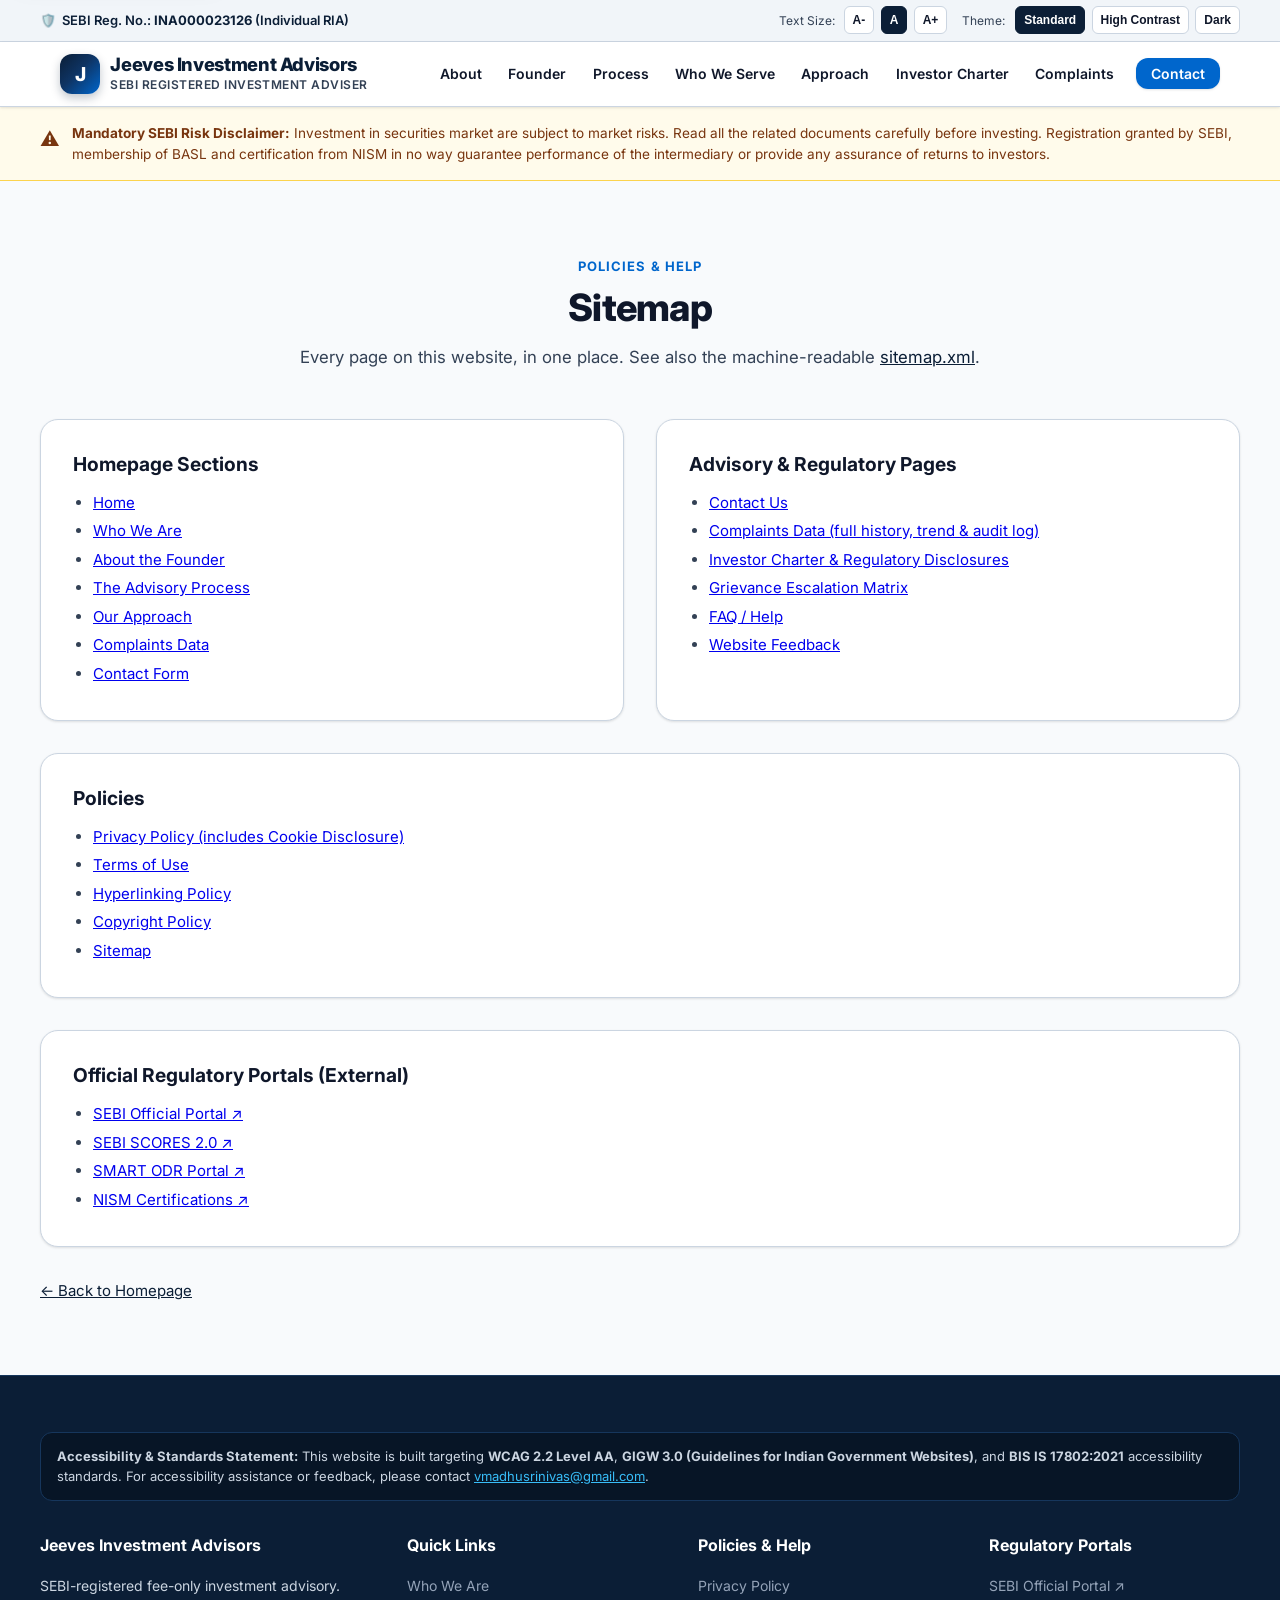
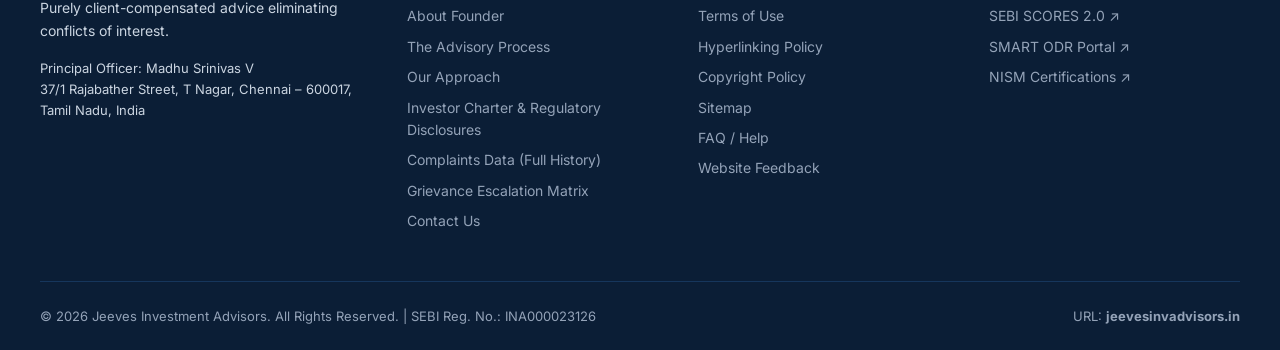
<file: sitemap/index.html>
<!DOCTYPE html>
<html lang="en">

<head>
  <meta charset="UTF-8">
  <meta name="viewport" content="width=device-width, initial-scale=1.0">

  <!-- Primary Meta Tags -->
  <title>Sitemap | Jeeves Investment Advisors</title>
  <meta name="title" content="Sitemap | Jeeves Investment Advisors">
  <meta name="description"
    content="Full sitemap of the Jeeves Investment Advisors website — a SEBI-registered Investment Adviser. Reg No. INA000023126.">
  <meta name="author" content="Madhu Srinivas V">
  <meta name="theme-color" content="#0b1e36">

  <!-- Favicon -->
  <link rel="icon" type="image/svg+xml" href="../favicon.svg">

  <!-- Google Fonts & Preconnect -->
  <link rel="preconnect" href="https://fonts.googleapis.com">
  <link rel="preconnect" href="https://fonts.gstatic.com" crossorigin>
  <link href="https://fonts.googleapis.com/css2?family=Inter:wght@300;400;500;600;700;800&display=swap"
    rel="stylesheet">

  <!-- Stylesheet -->
  <link rel="stylesheet" href="../style.css">
</head>

<body>

  <!-- Accessible Skip to Main Content (WCAG 2.4.1) -->
  <a href="#main-content" class="skip-link">Skip to Main Content</a>

  <!-- Top Accessibility & SEBI Credentials Bar (GIGW 3.0 / WCAG) -->
  <aside class="top-toolbar" aria-label="Accessibility and Regulatory Toolbar">
    <div class="toolbar-inner">
      <div class="sebi-badge-pill">
        <span aria-hidden="true">🛡️</span>
        <span>SEBI Reg. No.: <strong data-field="adviser.sebiRegNo">INA000023126</strong> (Individual RIA)</span>
      </div>

      <div class="toolbar-controls" role="region" aria-label="Accessibility Options">
        <span style="font-size:0.75rem; margin-right: 2px;">Text Size:</span>
        <button type="button" class="btn-toolbar" id="btn-font-sm" aria-label="A- Decrease text size" aria-pressed="false">A-</button>
        <button type="button" class="btn-toolbar active" id="btn-font-md" aria-label="Normal text size" aria-pressed="true">A</button>
        <button type="button" class="btn-toolbar" id="btn-font-lg" aria-label="A+ Increase text size" aria-pressed="false">A+</button>

        <span style="font-size:0.75rem; margin: 0 4px 0 8px;">Theme:</span>
        <button type="button" class="btn-toolbar" id="btn-theme-default"
          aria-label="Standard Light Theme" aria-pressed="true">Standard</button>
        <button type="button" class="btn-toolbar" id="btn-theme-contrast" aria-label="Toggle High Contrast Mode" aria-pressed="false">High
          Contrast</button>
        <button type="button" class="btn-toolbar" id="btn-theme-dark" aria-label="Toggle Dark Mode" aria-pressed="false">Dark</button>
      </div>
    </div>
  </aside>

  <!-- Site Header -->
  <header class="site-header">
    <div class="header-inner">
      <a href="../index.html" class="brand-logo">
        <div class="brand-icon" aria-hidden="true">J</div>
        <div class="brand-text">
          <span class="brand-name">Jeeves Investment Advisors</span>
          <span class="brand-tag">SEBI Registered Investment Adviser</span>
        </div>
      </a>

      <!-- Mobile Nav Toggle -->
      <button type="button" class="mobile-nav-toggle" id="mobileNavToggle" aria-expanded="false" aria-controls="mainNav"
        aria-label="Toggle Navigation Menu">
        ☰
      </button>

      <!-- Main Navigation -->
      <nav class="main-nav" id="mainNav" aria-label="Primary Navigation">
        <ul class="nav-list">
          <li><a href="../index.html#about" class="nav-link">About</a></li>
          <li><a href="../index.html#founder" class="nav-link">Founder</a></li>
          <li><a href="../index.html#services" class="nav-link">Process</a></li>
          <li><a href="../index.html#whom-we-serve" class="nav-link">Who We Serve</a></li>
          <li><a href="../index.html#approach" class="nav-link">Approach</a></li>
          <li><a href="../investor-charter/" class="nav-link">Investor Charter</a></li>
          <li><a href="../complaints/" class="nav-link">Complaints</a></li>
          <li><a href="../contact/" class="nav-link nav-cta">Contact</a></li>
        </ul>
      </nav>
    </div>
  </header>

  <!-- SEBI Mandatory Risk Disclaimer Banner -->
  <div class="sebi-statutory-banner" role="region" aria-label="Mandatory Regulatory Disclaimer">
    <div class="statutory-banner-inner">
      <span class="statutory-icon" aria-hidden="true">⚠️</span>
      <p>
        <strong>Mandatory SEBI Risk Disclaimer:</strong> Investment in securities market are subject to market risks.
        Read all the related documents carefully before investing. Registration granted by SEBI, membership of BASL and
        certification from NISM in no way guarantee performance of the intermediary or provide any assurance of returns
        to investors.
      </p>
    </div>
  </div>

  <main id="main-content" tabindex="-1">

    <section class="section" aria-labelledby="sitemap-heading">
      <div class="section-container">
        <div class="section-header">
          <span class="section-badge">Policies &amp; Help</span>
          <h1 id="sitemap-heading" class="section-title">Sitemap</h1>
          <p class="section-subtitle">
            Every page on this website, in one place. See also the machine-readable
            <a href="../sitemap.xml">sitemap.xml</a>.
          </p>
        </div>

        <nav aria-label="Website Sitemap">
        <div class="grid-2">
          <div class="card">
            <h2 class="card-title">Homepage Sections</h2>
            <ul style="padding-left:1.25rem; font-size:0.9375rem; color:var(--text-muted); line-height:1.9;">
              <li><a href="../index.html#home">Home</a></li>
              <li><a href="../index.html#about">Who We Are</a></li>
              <li><a href="../index.html#founder">About the Founder</a></li>
              <li><a href="../index.html#services">The Advisory Process</a></li>
              <li><a href="../index.html#approach">Our Approach</a></li>
              <li><a href="../index.html#complaints">Complaints Data</a></li>
              <li><a href="../index.html#contact">Contact Form</a></li>
            </ul>
          </div>

          <div class="card">
            <h2 class="card-title">Advisory & Regulatory Pages</h2>
            <ul style="padding-left:1.25rem; font-size:0.9375rem; color:var(--text-muted); line-height:1.9;">
              <li><a href="../contact/">Contact Us</a></li>
              <li><a href="../complaints/">Complaints Data (full history, trend &amp; audit log)</a></li>
              <li><a href="../investor-charter/">Investor Charter &amp; Regulatory Disclosures</a></li>
              <li><a href="../grievance/">Grievance Escalation Matrix</a></li>
              <li><a href="../faq/">FAQ / Help</a></li>
              <li><a href="../feedback/">Website Feedback</a></li>
            </ul>
          </div>
        </div>

        <div class="card" style="margin-top: 2rem;">
          <h2 class="card-title">Policies</h2>
          <ul style="padding-left:1.25rem; font-size:0.9375rem; color:var(--text-muted); line-height:1.9;">
            <li><a href="../privacy-policy/">Privacy Policy (includes Cookie Disclosure)</a></li>
            <li><a href="../terms-of-use/">Terms of Use</a></li>
            <li><a href="../hyperlinking-policy/">Hyperlinking Policy</a></li>
            <li><a href="../copyright-policy/">Copyright Policy</a></li>
            <li><a href="./" aria-current="page">Sitemap</a></li>
          </ul>
        </div>

        <div class="card" style="margin-top: 2rem;">
          <h2 class="card-title">Official Regulatory Portals (External)</h2>
          <ul style="padding-left:1.25rem; font-size:0.9375rem; color:var(--text-muted); line-height:1.9;">
            <li><a href="https://www.sebi.gov.in/" target="_blank" rel="noopener noreferrer">SEBI Official Portal <span aria-hidden="true">↗</span><span class="sr-only"> (opens in new tab)</span></a></li>
            <li><a href="https://scores.sebi.gov.in/" target="_blank" rel="noopener noreferrer">SEBI SCORES 2.0 <span aria-hidden="true">↗</span><span class="sr-only"> (opens in new tab)</span></a></li>
            <li><a href="https://smartodr.in/" target="_blank" rel="noopener noreferrer">SMART ODR Portal <span aria-hidden="true">↗</span><span class="sr-only"> (opens in new tab)</span></a></li>
            <li><a href="https://www.nism.ac.in/" target="_blank" rel="noopener noreferrer">NISM Certifications <span aria-hidden="true">↗</span><span class="sr-only"> (opens in new tab)</span></a></li>
          </ul>
        </div>
        </nav>

        <p class="card-desc" style="margin-top: 2rem;">
          <a href="../index.html">&larr; Back to Homepage</a>
        </p>
      </div>
    </section>

  </main>

  <!-- Site Footer -->
  <footer class="site-footer">
    <div class="footer-inner">

      <div class="footer-accessibility-claim">
        <strong>Accessibility &amp; Standards Statement:</strong> This website is built targeting <strong>WCAG 2.2 Level
          AA</strong>, <strong>GIGW 3.0 (Guidelines for Indian Government Websites)</strong>, and <strong>BIS IS
          17802:2021</strong> accessibility standards. For accessibility assistance or feedback, please contact <a
          href="mailto:vmadhusrinivas@gmail.com" data-field-href="contact.emailHref" data-field="contact.email">vmadhusrinivas@gmail.com</a>.
      </div>

      <div class="footer-grid">
        <div class="footer-col">
          <h3>Jeeves Investment Advisors</h3>
          <p style="font-size:0.875rem; line-height:1.6; margin-bottom:1rem;">
            SEBI-registered fee-only investment advisory. Purely client-compensated advice eliminating conflicts of
            interest.
          </p>
          <p style="font-size:0.8125rem;">
            Principal Officer: <span data-field="founder.name">Madhu Srinivas V</span><br>
            <span data-field="contact.registeredOfficeAddress">37/1 Rajabather Street, T Nagar, Chennai – 600017, Tamil Nadu, India</span>
          </p>
        </div>

        <div class="footer-col">
          <h3>Quick Links</h3>
          <ul class="footer-links">
            <li><a href="../index.html#about">Who We Are</a></li>
            <li><a href="../index.html#founder">About Founder</a></li>
            <li><a href="../index.html#services">The Advisory Process</a></li>
            <li><a href="../index.html#approach">Our Approach</a></li>
            <li><a href="../investor-charter/">Investor Charter &amp; Regulatory Disclosures</a></li>
            <li><a href="../complaints/">Complaints Data (Full History)</a></li>
            <li><a href="../grievance/">Grievance Escalation Matrix</a></li>
            <li><a href="../contact/">Contact Us</a></li>
          </ul>
        </div>

        <div class="footer-col">
          <h3>Policies &amp; Help</h3>
          <ul class="footer-links">
            <li><a href="../privacy-policy/">Privacy Policy</a></li>
            <li><a href="../terms-of-use/">Terms of Use</a></li>
            <li><a href="../hyperlinking-policy/">Hyperlinking Policy</a></li>
            <li><a href="../copyright-policy/">Copyright Policy</a></li>
            <li><a href="../sitemap/">Sitemap</a></li>
            <li><a href="../faq/">FAQ / Help</a></li>
            <li><a href="../feedback/">Website Feedback</a></li>
          </ul>
        </div>

        <div class="footer-col">
          <h3>Regulatory Portals</h3>
          <ul class="footer-links">
            <li><a href="https://www.sebi.gov.in/" target="_blank" rel="noopener noreferrer">SEBI Official Portal <span aria-hidden="true">↗</span><span class="sr-only"> (opens in new tab)</span></a>
            </li>
            <li><a href="https://scores.sebi.gov.in/" target="_blank" rel="noopener noreferrer">SEBI SCORES 2.0 <span aria-hidden="true">↗</span><span class="sr-only"> (opens in new tab)</span></a>
            </li>
            <li><a href="https://smartodr.in/" target="_blank" rel="noopener noreferrer">SMART ODR Portal <span aria-hidden="true">↗</span><span class="sr-only"> (opens in new tab)</span></a></li>
            <li><a href="https://www.nism.ac.in/" target="_blank" rel="noopener noreferrer">NISM Certifications <span aria-hidden="true">↗</span><span class="sr-only"> (opens in new tab)</span></a>
            </li>
          </ul>
        </div>
      </div>

      <div class="footer-bottom">
        <div>
          &copy; <span data-field="site.copyrightYear">2026</span> Jeeves Investment Advisors. All Rights Reserved. <span aria-hidden="true">|</span> SEBI Reg. No.: <span data-field="adviser.sebiRegNo">INA000023126</span>
        </div>
        <div>
          URL: <strong data-field="site.domain">jeevesinvadvisors.in</strong>
        </div>
      </div>

    </div>
  </footer>

  <button type="button" id="backToTop" class="back-to-top" aria-label="Back to top">
    <span aria-hidden="true">↑</span>
  </button>

  <!-- Scripts -->
  <script src="../script.js"></script>
</body>

</html>
</file>
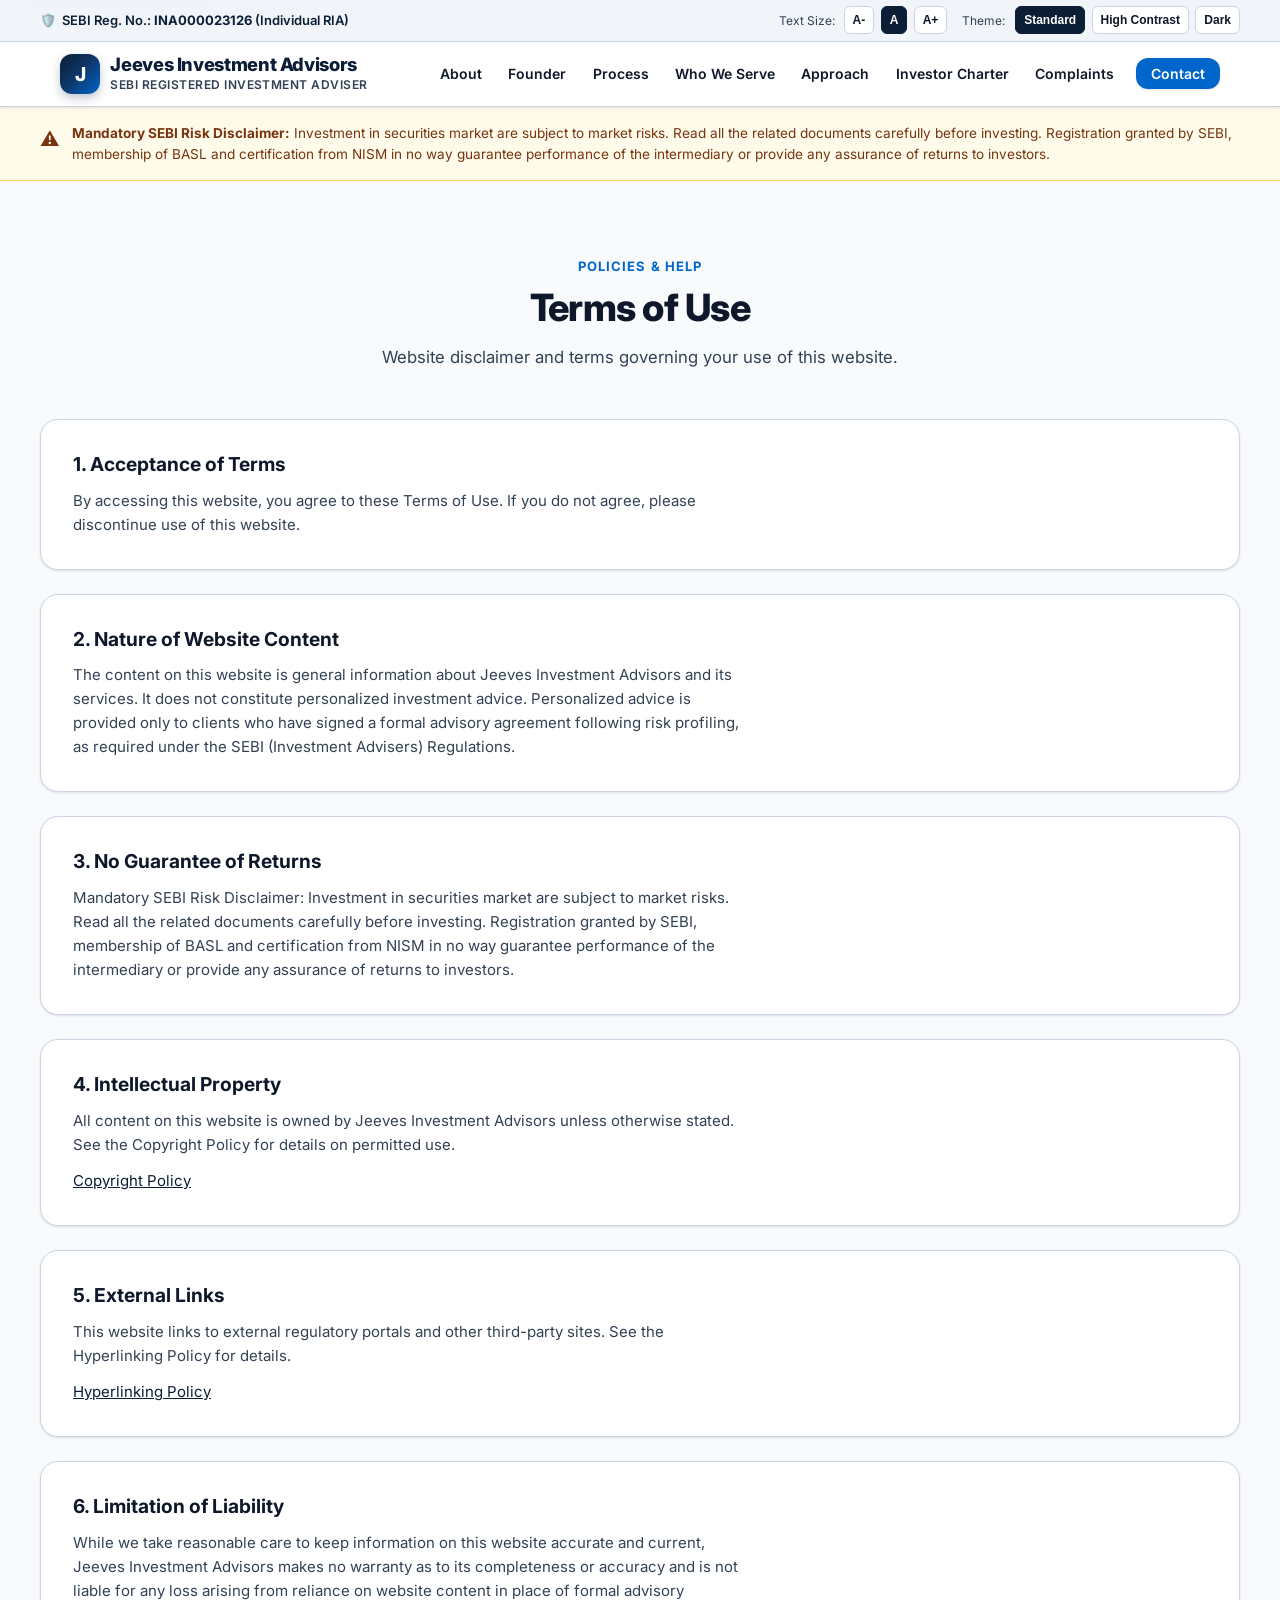
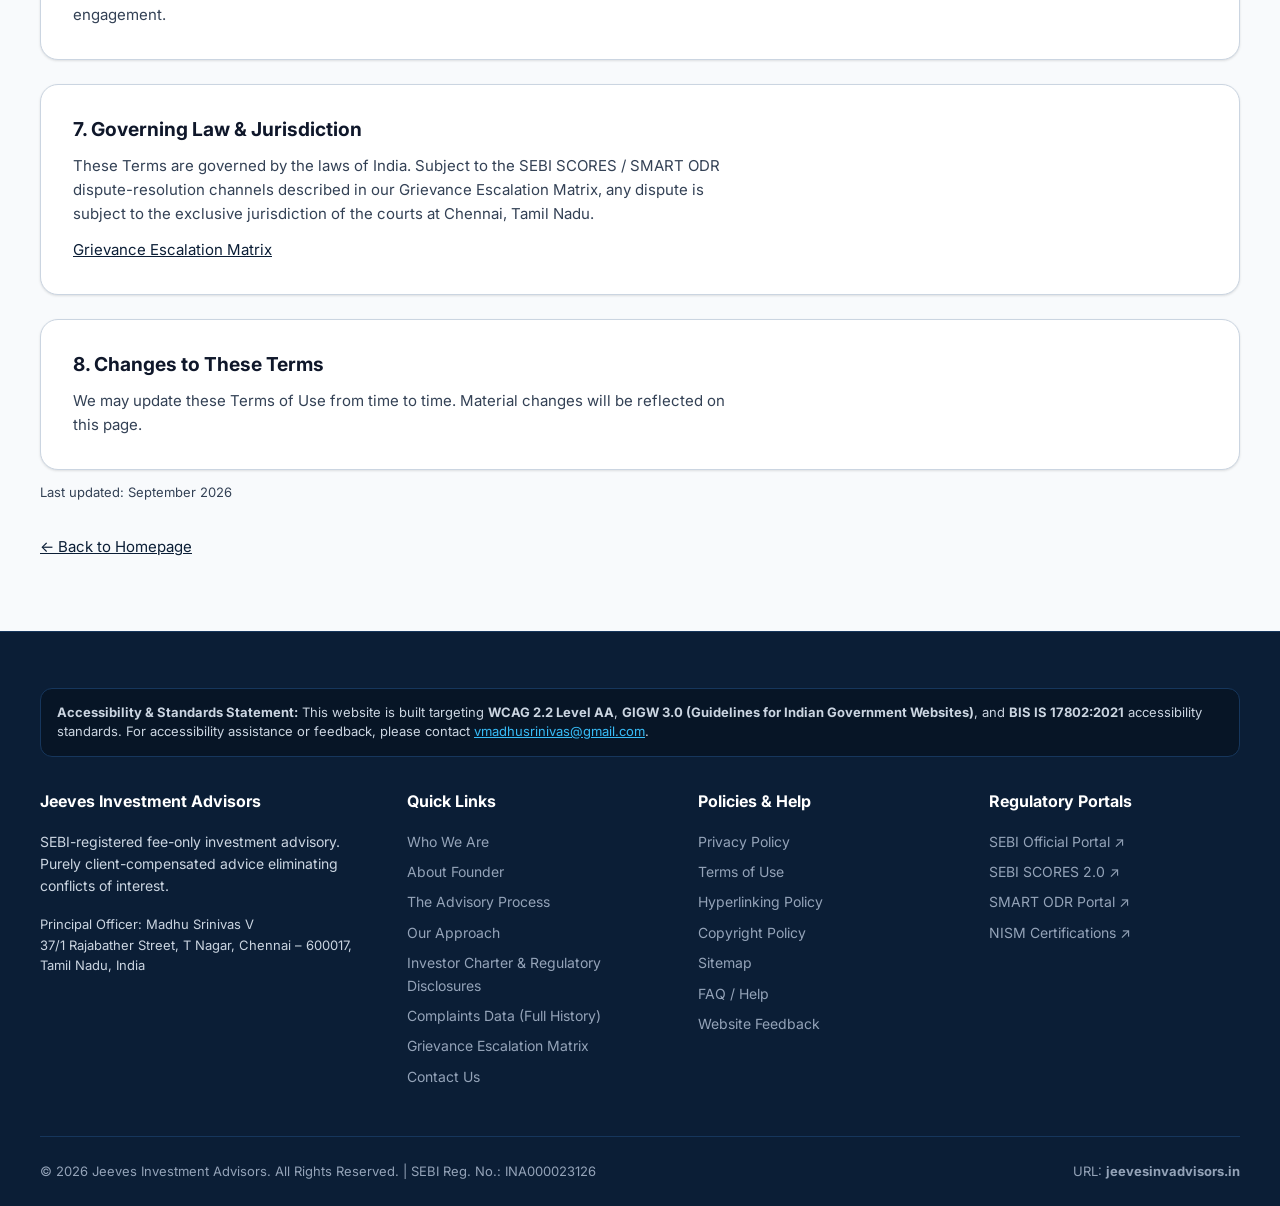
<file: terms-of-use/index.html>
<!DOCTYPE html>
<html lang="en">

<head>
  <meta charset="UTF-8">
  <meta name="viewport" content="width=device-width, initial-scale=1.0">

  <!-- Primary Meta Tags -->
  <title>Terms of Use | Jeeves Investment Advisors</title>
  <meta name="title" content="Terms of Use | Jeeves Investment Advisors">
  <meta name="description"
    content="Terms of Use and website disclaimer for Jeeves Investment Advisors, a SEBI-registered Investment Adviser. Reg No. INA000023126.">
  <meta name="author" content="Madhu Srinivas V">
  <meta name="theme-color" content="#0b1e36">

  <!-- Favicon -->
  <link rel="icon" type="image/svg+xml" href="../favicon.svg">

  <!-- Google Fonts & Preconnect -->
  <link rel="preconnect" href="https://fonts.googleapis.com">
  <link rel="preconnect" href="https://fonts.gstatic.com" crossorigin>
  <link href="https://fonts.googleapis.com/css2?family=Inter:wght@300;400;500;600;700;800&display=swap"
    rel="stylesheet">

  <!-- Stylesheet -->
  <link rel="stylesheet" href="../style.css">
</head>

<body>

  <!-- Accessible Skip to Main Content (WCAG 2.4.1) -->
  <a href="#main-content" class="skip-link">Skip to Main Content</a>

  <!-- Top Accessibility & SEBI Credentials Bar (GIGW 3.0 / WCAG) -->
  <aside class="top-toolbar" aria-label="Accessibility and Regulatory Toolbar">
    <div class="toolbar-inner">
      <div class="sebi-badge-pill">
        <span aria-hidden="true">🛡️</span>
        <span>SEBI Reg. No.: <strong data-field="adviser.sebiRegNo">INA000023126</strong> (Individual RIA)</span>
      </div>

      <div class="toolbar-controls" role="region" aria-label="Accessibility Options">
        <span style="font-size:0.75rem; margin-right: 2px;">Text Size:</span>
        <button type="button" class="btn-toolbar" id="btn-font-sm" aria-label="A- Decrease text size" aria-pressed="false">A-</button>
        <button type="button" class="btn-toolbar active" id="btn-font-md" aria-label="Normal text size" aria-pressed="true">A</button>
        <button type="button" class="btn-toolbar" id="btn-font-lg" aria-label="A+ Increase text size" aria-pressed="false">A+</button>

        <span style="font-size:0.75rem; margin: 0 4px 0 8px;">Theme:</span>
        <button type="button" class="btn-toolbar" id="btn-theme-default"
          aria-label="Standard Light Theme" aria-pressed="true">Standard</button>
        <button type="button" class="btn-toolbar" id="btn-theme-contrast" aria-label="Toggle High Contrast Mode" aria-pressed="false">High
          Contrast</button>
        <button type="button" class="btn-toolbar" id="btn-theme-dark" aria-label="Toggle Dark Mode" aria-pressed="false">Dark</button>
      </div>
    </div>
  </aside>

  <!-- Site Header -->
  <header class="site-header">
    <div class="header-inner">
      <a href="../index.html" class="brand-logo">
        <div class="brand-icon" aria-hidden="true">J</div>
        <div class="brand-text">
          <span class="brand-name">Jeeves Investment Advisors</span>
          <span class="brand-tag">SEBI Registered Investment Adviser</span>
        </div>
      </a>

      <!-- Mobile Nav Toggle -->
      <button type="button" class="mobile-nav-toggle" id="mobileNavToggle" aria-expanded="false" aria-controls="mainNav"
        aria-label="Toggle Navigation Menu">
        ☰
      </button>

      <!-- Main Navigation -->
      <nav class="main-nav" id="mainNav" aria-label="Primary Navigation">
        <ul class="nav-list">
          <li><a href="../index.html#about" class="nav-link">About</a></li>
          <li><a href="../index.html#founder" class="nav-link">Founder</a></li>
          <li><a href="../index.html#services" class="nav-link">Process</a></li>
          <li><a href="../index.html#whom-we-serve" class="nav-link">Who We Serve</a></li>
          <li><a href="../index.html#approach" class="nav-link">Approach</a></li>
          <li><a href="../investor-charter/" class="nav-link">Investor Charter</a></li>
          <li><a href="../complaints/" class="nav-link">Complaints</a></li>
          <li><a href="../contact/" class="nav-link nav-cta">Contact</a></li>
        </ul>
      </nav>
    </div>
  </header>

  <!-- SEBI Mandatory Risk Disclaimer Banner -->
  <div class="sebi-statutory-banner" role="region" aria-label="Mandatory Regulatory Disclaimer">
    <div class="statutory-banner-inner">
      <span class="statutory-icon" aria-hidden="true">⚠️</span>
      <p>
        <strong>Mandatory SEBI Risk Disclaimer:</strong> Investment in securities market are subject to market risks.
        Read all the related documents carefully before investing. Registration granted by SEBI, membership of BASL and
        certification from NISM in no way guarantee performance of the intermediary or provide any assurance of returns
        to investors.
      </p>
    </div>
  </div>

  <main id="main-content" tabindex="-1">

    <section class="section" aria-labelledby="termsOfUse-heading">
      <div class="section-container">
        <div class="section-header">
          <span class="section-badge">Policies &amp; Help</span>
          <h1 id="termsOfUse-heading" class="section-title" aria-describedby="lastUpdated">Terms of Use</h1>
          <p class="section-subtitle">
            Website disclaimer and terms governing your use of this website.
          </p>
        </div>

        <div class="card">
          <h2 class="card-title">1. Acceptance of Terms</h2>
          <p class="card-desc" style="margin-top:0.75rem;">
            By accessing this website, you agree to these Terms of Use. If you do not agree, please discontinue use
            of this website.
          </p>
        </div>

        <div class="card" style="margin-top: 1.5rem;">
          <h2 class="card-title">2. Nature of Website Content</h2>
          <p class="card-desc" style="margin-top:0.75rem;">
            The content on this website is general information about
            <span data-field="adviser.tradeName">Jeeves Investment Advisors</span> and its services. It does not
            constitute personalized investment advice. Personalized advice is provided only to clients who have
            signed a formal advisory agreement following risk profiling, as required under the SEBI (Investment
            Advisers) Regulations.
          </p>
        </div>

        <div class="card" style="margin-top: 1.5rem;">
          <h2 class="card-title">3. No Guarantee of Returns</h2>
          <p class="card-desc" style="margin-top:0.75rem;">
            Mandatory SEBI Risk Disclaimer: Investment in securities market are subject to market risks. Read all the
            related documents carefully before investing. Registration granted by SEBI, membership of BASL and
            certification from NISM in no way guarantee performance of the intermediary or provide any assurance of
            returns to investors.
          </p>
        </div>

        <div class="card" style="margin-top: 1.5rem;">
          <h2 class="card-title">4. Intellectual Property</h2>
          <p class="card-desc" style="margin-top:0.75rem;">
            All content on this website is owned by
            <span data-field="adviser.tradeName">Jeeves Investment Advisors</span> unless otherwise stated. See the
            Copyright Policy for details on permitted use.
          </p>
          <p class="card-desc" style="margin-top:0.75rem;">
            <a href="../copyright-policy/">Copyright Policy</a>
          </p>
        </div>

        <div class="card" style="margin-top: 1.5rem;">
          <h2 class="card-title">5. External Links</h2>
          <p class="card-desc" style="margin-top:0.75rem;">
            This website links to external regulatory portals and other third-party sites. See the Hyperlinking
            Policy for details.
          </p>
          <p class="card-desc" style="margin-top:0.75rem;">
            <a href="../hyperlinking-policy/">Hyperlinking Policy</a>
          </p>
        </div>

        <div class="card" style="margin-top: 1.5rem;">
          <h2 class="card-title">6. Limitation of Liability</h2>
          <p class="card-desc" style="margin-top:0.75rem;">
            While we take reasonable care to keep information on this website accurate and current,
            <span data-field="adviser.tradeName">Jeeves Investment Advisors</span> makes no warranty as to its
            completeness or accuracy and is not liable for any loss arising from reliance on website content in
            place of formal advisory engagement.
          </p>
        </div>

        <div class="card" style="margin-top: 1.5rem;">
          <h2 class="card-title">7. Governing Law &amp; Jurisdiction</h2>
          <p class="card-desc" style="margin-top:0.75rem;">
            These Terms are governed by the laws of India. Subject to the SEBI SCORES / SMART ODR dispute-resolution
            channels described in our Grievance Escalation Matrix, any dispute is subject to the exclusive
            jurisdiction of the courts at Chennai, Tamil Nadu.
          </p>
          <p class="card-desc" style="margin-top:0.75rem;">
            <a href="../grievance/">Grievance Escalation Matrix</a>
          </p>
        </div>

        <div class="card" style="margin-top: 1.5rem;">
          <h2 class="card-title">8. Changes to These Terms</h2>
          <p class="card-desc" style="margin-top:0.75rem;">
            We may update these Terms of Use from time to time. Material changes will be reflected on this page.
          </p>
        </div>

        <p id="lastUpdated" class="card-desc" style="margin-top: 0.75rem; font-size: 0.8125rem;">
          Last updated: <time datetime="2026-09" data-field="site.policyLastUpdated">September 2026</time>
        </p>

        <p class="card-desc" style="margin-top: 2rem;">
          <a href="../index.html">&larr; Back to Homepage</a>
        </p>
      </div>
    </section>

  </main>

  <!-- Site Footer -->
  <footer class="site-footer">
    <div class="footer-inner">

      <div class="footer-accessibility-claim">
        <strong>Accessibility &amp; Standards Statement:</strong> This website is built targeting <strong>WCAG 2.2 Level
          AA</strong>, <strong>GIGW 3.0 (Guidelines for Indian Government Websites)</strong>, and <strong>BIS IS
          17802:2021</strong> accessibility standards. For accessibility assistance or feedback, please contact <a
          href="mailto:vmadhusrinivas@gmail.com" data-field-href="contact.emailHref" data-field="contact.email">vmadhusrinivas@gmail.com</a>.
      </div>

      <div class="footer-grid">
        <div class="footer-col">
          <h3>Jeeves Investment Advisors</h3>
          <p style="font-size:0.875rem; line-height:1.6; margin-bottom:1rem;">
            SEBI-registered fee-only investment advisory. Purely client-compensated advice eliminating conflicts of
            interest.
          </p>
          <p style="font-size:0.8125rem;">
            Principal Officer: <span data-field="founder.name">Madhu Srinivas V</span><br>
            <span data-field="contact.registeredOfficeAddress">37/1 Rajabather Street, T Nagar, Chennai – 600017, Tamil Nadu, India</span>
          </p>
        </div>

        <div class="footer-col">
          <h3>Quick Links</h3>
          <ul class="footer-links">
            <li><a href="../index.html#about">Who We Are</a></li>
            <li><a href="../index.html#founder">About Founder</a></li>
            <li><a href="../index.html#services">The Advisory Process</a></li>
            <li><a href="../index.html#approach">Our Approach</a></li>
            <li><a href="../investor-charter/">Investor Charter &amp; Regulatory Disclosures</a></li>
            <li><a href="../complaints/">Complaints Data (Full History)</a></li>
            <li><a href="../grievance/">Grievance Escalation Matrix</a></li>
            <li><a href="../contact/">Contact Us</a></li>
          </ul>
        </div>

        <div class="footer-col">
          <h3>Policies &amp; Help</h3>
          <ul class="footer-links">
            <li><a href="../privacy-policy/">Privacy Policy</a></li>
            <li><a href="../terms-of-use/">Terms of Use</a></li>
            <li><a href="../hyperlinking-policy/">Hyperlinking Policy</a></li>
            <li><a href="../copyright-policy/">Copyright Policy</a></li>
            <li><a href="../sitemap/">Sitemap</a></li>
            <li><a href="../faq/">FAQ / Help</a></li>
            <li><a href="../feedback/">Website Feedback</a></li>
          </ul>
        </div>

        <div class="footer-col">
          <h3>Regulatory Portals</h3>
          <ul class="footer-links">
            <li><a href="https://www.sebi.gov.in/" target="_blank" rel="noopener noreferrer">SEBI Official Portal <span aria-hidden="true">↗</span><span class="sr-only"> (opens in new tab)</span></a>
            </li>
            <li><a href="https://scores.sebi.gov.in/" target="_blank" rel="noopener noreferrer">SEBI SCORES 2.0 <span aria-hidden="true">↗</span><span class="sr-only"> (opens in new tab)</span></a>
            </li>
            <li><a href="https://smartodr.in/" target="_blank" rel="noopener noreferrer">SMART ODR Portal <span aria-hidden="true">↗</span><span class="sr-only"> (opens in new tab)</span></a></li>
            <li><a href="https://www.nism.ac.in/" target="_blank" rel="noopener noreferrer">NISM Certifications <span aria-hidden="true">↗</span><span class="sr-only"> (opens in new tab)</span></a>
            </li>
          </ul>
        </div>
      </div>

      <div class="footer-bottom">
        <div>
          &copy; <span data-field="site.copyrightYear">2026</span> Jeeves Investment Advisors. All Rights Reserved. <span aria-hidden="true">|</span> SEBI Reg. No.: <span data-field="adviser.sebiRegNo">INA000023126</span>
        </div>
        <div>
          URL: <strong data-field="site.domain">jeevesinvadvisors.in</strong>
        </div>
      </div>

    </div>
  </footer>

  <button type="button" id="backToTop" class="back-to-top" aria-label="Back to top">
    <span aria-hidden="true">↑</span>
  </button>

  <!-- Scripts -->
  <script src="../script.js"></script>
</body>

</html>
</file>
<file: style.css>
/* ==========================================================================
   Jeeves Investment Advisors — Accessible Design System & Stylesheet
   Standards: WCAG 2.2 Level AA / GIGW 3.0 / BIS (IS 17802:2021)
   ========================================================================== */

/* ── Custom Properties / Theme Tokens ── */
:root {
  /* Color Palette (Standard Theme — Navy Blue & Azure Blue) */
  --navy: #0b1e36;
  --navy-hover: #071526;
  --navy-light: #e9f0f8;
  --navy-border: #cbd5e1;

  --azure: #0066cc;
  --azure-hover: #0052a3;
  --azure-light: #edf6fe;
  --azure-vibrant: #0077e6;

  --primary: #0b1e36; /* Deep Navy Blue — WCAG AAA contrast 16.8:1 on white */
  --primary-hover: #071526;
  --primary-light: #e9f0f8;
  --primary-gradient: linear-gradient(135deg, #0b1e36 0%, #0e3464 45%, #0066cc 100%);
  --secondary: #0066cc; /* Azure Blue — WCAG AA contrast (5.57:1 on white/light, 7.8:1 on dark) */
  --secondary-hover: #0052a3;
  --secondary-light: #edf6fe;
  --accent-green: #1b7340;
  --accent-green-light: #edf7ee;

  /* Neutral Colors */
  --bg-body: #f8fafc;
  --bg-surface: #ffffff;
  --bg-surface-alt: #f1f5f9;
  --bg-surface-hover: #e2e8f0;
  --text-main: #0f172a;
  --text-muted: #334155;
  --text-light: #64748b;
  --border-color: #cbd5e1;
  --border-focus: #0066cc;

  /* State & Feedback Colors (WCAG compliant contrast >= 4.5:1) */
  --success-bg: #f0fdf4;
  --success-border: #86efac;
  --success-text: #14532d;
  --error-bg: #fef2f2;
  --error-border: #fca5a5;
  --error-text: #991b1b;
  --warning-bg: #fffbeb;
  --warning-border: #fcd34d;
  --warning-text: #78350f;

  /* Typography & Scaling */
  --font-family: 'Inter', -apple-system, BlinkMacSystemFont, 'Segoe UI', Roboto, Helvetica, Arial, sans-serif;
  --base-font-size: 16px;
  --line-height-base: 1.6;
  --line-height-heading: 1.25;

  /* Elevation & Shadows */
  --shadow-sm: 0 1px 3px rgba(0, 0, 0, 0.08), 0 1px 2px rgba(0, 0, 0, 0.04);
  --shadow-md: 0 4px 12px rgba(0, 0, 0, 0.07), 0 2px 4px rgba(0, 0, 0, 0.04);
  --shadow-lg: 0 10px 25px rgba(0, 0, 0, 0.08), 0 4px 10px rgba(0, 0, 0, 0.04);
  --radius-sm: 6px;
  --radius-md: 12px;
  --radius-lg: 18px;
  --radius-pill: 9999px;

  /* Layout */
  --container-max: 1200px;
  --transition-speed: 0.2s;
}

/* ── High Contrast Theme (GIGW 3.0 / WCAG AAA Contrast) ── */
[data-theme="high-contrast"] {
  --primary: #ffff00; /* Pure luminous yellow - 19.5:1 on black */
  --primary-hover: #ffffff;
  --primary-light: #1a1a00;
  --primary-gradient: #000000;
  --secondary: #00ffff; /* Cyan - 16.6:1 on black */
  --secondary-hover: #ffffff;
  --secondary-light: #001a1a;
  --accent-green: #00ff66;
  --accent-green-light: #001a0a;

  --bg-body: #000000;
  --bg-surface: #0a0a0a;
  --bg-surface-alt: #141414;
  --bg-surface-hover: #1f1f1f;

  --text-main: #ffffff;
  --text-muted: #f0f0f0;
  --text-light: #e0e0e0;

  --border-color: #ffffff;
  --border-focus: #ffff00;

  --shadow-sm: 0 0 0 1px #ffffff;
  --shadow-md: 0 0 0 2px #ffffff;
  --shadow-lg: 0 0 0 2px #ffffff;

  --success-bg: #000000;
  --success-border: #00ff00;
  --success-text: #00ff00;

  --error-bg: #000000;
  --error-border: #ff3333;
  --error-text: #ff5555;

  --warning-bg: #000000;
  --warning-border: #ffff00;
  --warning-text: #ffff00;
}

/* ── Dark Theme (Deep Midnight Navy & Azure Blue Aesthetic) ── */
[data-theme="dark"] {
  --primary: #38bdf8; /* Luminous Azure Sky — readable 7.8:1 on dark navy */
  --primary-hover: #7dd3fc; /* Sky 300 */
  --primary-light: rgba(56, 189, 248, 0.12);
  --primary-gradient: linear-gradient(135deg, #060e1a 0%, #0b1e36 50%, #163e6e 100%);
  --secondary: #0ea5e9; /* Vivid Azure */
  --secondary-hover: #38bdf8;
  --secondary-light: rgba(14, 165, 233, 0.15);
  --accent-green: #4ade80;
  --accent-green-light: rgba(74, 222, 128, 0.15);

  --bg-body: #060e1a; /* Deep obsidian navy */
  --bg-surface: #0b1e36; /* Midnight navy */
  --bg-surface-alt: #102644; /* Slate navy */
  --bg-surface-hover: #17355d;

  --text-main: #f8fafc;
  --text-muted: #cbd5e1;
  --text-light: #94a3b8;

  --border-color: #1e3a5f;
  --border-focus: #38bdf8;

  --shadow-sm: 0 1px 3px rgba(0, 0, 0, 0.5);
  --shadow-md: 0 4px 14px rgba(0, 0, 0, 0.6);
  --shadow-lg: 0 10px 25px rgba(0, 0, 0, 0.7);

  --success-bg: #062817;
  --success-border: #166534;
  --success-text: #86efac;

  --error-bg: #2d0f0f;
  --error-border: #991b1b;
  --error-text: #fca5a5;

  --warning-bg: #241805;
  --warning-border: #854d0e;
  --warning-text: #fef08a;
}

/* Font Size Scaling Classes (Accessibility Toolbar) */
html.font-scale-sm { font-size: 14px; }
html.font-scale-md { font-size: 16px; }
html.font-scale-lg { font-size: 18px; }

/* ── Global Reset & Base Styles ── */
*,
*::before,
*::after {
  box-sizing: border-box;
  margin: 0;
  padding: 0;
  /* Flex/grid items default to min-width:auto, letting a wide descendant
     force the item past its container instead of shrinking. No-op for
     normal block/inline boxes, so safe as a global reset. */
  min-width: 0;
}

html {
  font-size: var(--base-font-size);
  scroll-behavior: smooth;
}

body {
  font-family: var(--font-family);
  background-color: var(--bg-body);
  color: var(--text-main);
  line-height: var(--line-height-base);
  -webkit-font-smoothing: antialiased;
  -moz-osx-font-smoothing: grayscale;
  min-height: 100vh;
  display: flex;
  flex-direction: column;
}

/* ── Focus Management (WCAG 2.4.7 / 2.4.11) ── */
:focus-visible {
  outline: 3px solid var(--border-focus) !important;
  outline-offset: 3px !important;
}

a,
button,
input,
select,
textarea {
  touch-action: manipulation;
}

/* ── Skip Link (WCAG 2.4.1) ── */
.skip-link {
  position: absolute;
  top: -80px;
  left: 1rem;
  background: var(--primary);
  color: #ffffff;
  padding: 0.85rem 1.4rem;
  font-weight: 700;
  font-size: 0.95rem;
  border-radius: var(--radius-sm);
  z-index: 99999;
  text-decoration: none;
  transition: top var(--transition-speed) ease-in-out;
  box-shadow: var(--shadow-lg);
  border: 2px solid #ffffff;
}

.skip-link:focus,
.skip-link:focus-visible,
.skip-link:active {
  top: 1rem;
  outline: 3px solid var(--secondary) !important;
  outline-offset: 2px !important;
}

[data-theme="high-contrast"] .skip-link {
  background: #ffff00;
  color: #000000;
  border: 2px solid #ffffff;
}

[data-theme="high-contrast"] .skip-link:focus,
[data-theme="high-contrast"] .skip-link:focus-visible {
  outline: 3px solid #ffffff !important;
}

main:focus {
  outline: none;
}

/* ── Screen Reader Only (sr-only) ── */
.sr-only {
  position: absolute;
  width: 1px;
  height: 1px;
  padding: 0;
  margin: -1px;
  overflow: hidden;
  clip: rect(0, 0, 0, 0);
  white-space: nowrap;
  border: 0;
}

/* ── Accessibility & Gov Banner Toolbar (GIGW 3.0) ── */
.top-toolbar {
  background-color: var(--bg-surface-alt);
  border-bottom: 1px solid var(--border-color);
  font-size: 0.8125rem;
  color: var(--text-muted);
  padding: 0.4rem 1.25rem;
}

.toolbar-inner {
  max-width: var(--container-max);
  margin: 0 auto;
  display: flex;
  justify-content: space-between;
  align-items: center;
  flex-wrap: wrap;
  gap: 0.5rem;
}

.sebi-badge-pill {
  display: inline-flex;
  align-items: center;
  gap: 0.4rem;
  font-weight: 600;
  color: var(--primary);
}

[data-theme="high-contrast"] .sebi-badge-pill {
  color: #ffff00;
}

.toolbar-controls {
  display: flex;
  align-items: center;
  flex-wrap: wrap;
  gap: 0.4rem;
}

.btn-toolbar {
  background: var(--bg-surface);
  border: 1px solid var(--border-color);
  color: var(--text-main);
  padding: 3px 8px;
  border-radius: var(--radius-sm);
  font-size: 0.75rem;
  font-weight: 600;
  cursor: pointer;
  min-height: 28px;
  display: inline-flex;
  align-items: center;
  justify-content: center;
  transition: background-color var(--transition-speed);
}

.btn-toolbar:hover {
  background-color: var(--bg-surface-hover);
  border-color: var(--primary);
}

.btn-toolbar.active {
  background-color: var(--primary);
  color: #ffffff;
  border-color: var(--primary);
}

[data-theme="high-contrast"] .btn-toolbar.active {
  background-color: #ffff00;
  color: #000000;
  border-color: #ffff00;
}

/* ── Main Header & Navigation (Fixed Single Line) ── */
.site-header {
  background-color: var(--bg-surface);
  border-bottom: 1px solid var(--border-color);
  position: sticky;
  top: 0;
  z-index: 1000;
  box-shadow: var(--shadow-sm);
}

.header-inner {
  max-width: var(--container-max);
  margin: 0 auto;
  padding: 0.75rem 1.25rem;
  display: flex;
  align-items: center;
  justify-content: space-between;
  gap: 1rem;
}

.brand-logo {
  display: flex;
  align-items: center;
  gap: 0.65rem;
  text-decoration: none;
  color: var(--text-main);
  min-width: 0;
}

.brand-icon {
  width: 40px;
  height: 40px;
  background: var(--primary-gradient);
  border-radius: var(--radius-md);
  display: flex;
  align-items: center;
  justify-content: center;
  color: #ffffff;
  font-weight: 800;
  font-size: 1.2rem;
  box-shadow: 0 4px 10px rgba(11, 30, 54, 0.25);
  flex-shrink: 0;
}

[data-theme="high-contrast"] .brand-icon {
  background: #ffff00;
  color: #000000;
  border: 1px solid #ffffff;
}

.brand-text {
  display: flex;
  flex-direction: column;
  min-width: 0;
}

.brand-name {
  font-size: 1.15rem;
  font-weight: 800;
  letter-spacing: -0.02em;
  color: var(--primary);
  line-height: 1.15;
  overflow-wrap: break-word;
}

[data-theme="high-contrast"] .brand-name {
  color: #ffff00;
}

.brand-tag {
  font-size: 0.75rem;
  font-weight: 600;
  color: var(--text-muted);
  text-transform: uppercase;
  letter-spacing: 0.04em;
}

[data-theme="high-contrast"] .brand-tag {
  color: #ffffff;
}

/* Navigation Links */
.main-nav {
  display: flex;
  align-items: center;
}

.nav-list {
  display: flex;
  align-items: center;
  list-style: none;
  gap: 0.35rem;
  flex-wrap: nowrap;
}

.nav-link {
  color: var(--text-main);
  text-decoration: none;
  font-weight: 600;
  font-size: 0.875rem;
  padding: 0.45rem 0.65rem;
  border-radius: var(--radius-sm);
  white-space: nowrap;
  transition: color var(--transition-speed), background-color var(--transition-speed);
}

.nav-link:hover {
  color: var(--secondary);
  background-color: var(--secondary-light);
}

[data-theme="high-contrast"] .nav-link {
  color: #ffffff;
}

[data-theme="high-contrast"] .nav-link:hover,
[data-theme="high-contrast"] .nav-link:focus {
  color: #000000;
  background-color: #ffff00;
}

.nav-cta {
  background: var(--secondary);
  color: #ffffff !important;
  border-radius: var(--radius-md);
  padding: 0.45rem 0.95rem;
  margin-left: 0.35rem;
  box-shadow: var(--shadow-sm);
  white-space: nowrap;
  transition: background-color var(--transition-speed);
}

.nav-cta:hover {
  background-color: var(--secondary-hover);
  color: #ffffff !important;
}

[data-theme="high-contrast"] .nav-cta {
  background: #ffff00;
  color: #000000 !important;
  border: 1px solid #ffff00;
}

/* Mobile Navigation Toggle */
.mobile-nav-toggle {
  display: none;
  background: transparent;
  border: 2px solid var(--border-color);
  color: var(--text-main);
  padding: 0.5rem;
  border-radius: var(--radius-sm);
  cursor: pointer;
  min-width: 44px;
  min-height: 44px;
  font-size: 1.25rem;
}

[data-theme="high-contrast"] .mobile-nav-toggle {
  border-color: #ffff00;
  color: #ffff00;
}

/* ── Hero Section ── */
.hero-section {
  background: var(--primary-gradient);
  color: #ffffff;
  padding: 4.5rem 1.25rem 4rem;
  position: relative;
  overflow: hidden;
}

.hero-section::before {
  content: '';
  position: absolute;
  inset: 0;
  background-image: radial-gradient(circle at 2px 2px, rgba(255, 255, 255, 0.08) 1px, transparent 0);
  background-size: 32px 32px;
  pointer-events: none;
}

[data-theme="high-contrast"] .hero-section {
  background: #000000;
  border-bottom: 2px solid #ffff00;
}

[data-theme="dark"] .hero-section {
  background: linear-gradient(135deg, #081528 0%, #0d2342 50%, #13335e 100%);
  border-bottom: 1px solid var(--border-color);
}

.hero-inner {
  max-width: var(--container-max);
  margin: 0 auto;
  position: relative;
  display: grid;
  grid-template-columns: 1.2fr 0.8fr;
  gap: 3rem;
  align-items: center;
}

.hero-badge {
  display: inline-flex;
  align-items: center;
  gap: 0.5rem;
  background: rgba(255, 255, 255, 0.15);
  backdrop-filter: blur(8px);
  border: 1px solid rgba(255, 255, 255, 0.25);
  border-radius: var(--radius-pill);
  padding: 0.4rem 1rem;
  font-size: 0.8125rem;
  font-weight: 600;
  margin-bottom: 1.25rem;
}

[data-theme="high-contrast"] .hero-badge {
  background: #000000;
  border: 1px solid #ffff00;
  color: #ffff00;
}

.hero-badge-dot {
  width: 8px;
  height: 8px;
  background: #38bdf8;
  border-radius: 50%;
  display: inline-block;
  box-shadow: 0 0 8px rgba(56, 189, 248, 0.7);
}

[data-theme="high-contrast"] .hero-badge-dot {
  background: #ffff00;
}

.hero-title {
  font-size: clamp(1.9rem, 3.8vw, 3rem);
  font-weight: 800;
  line-height: 1.2;
  margin-bottom: 1.25rem;
  letter-spacing: -0.02em;
}

.hero-subtitle {
  font-size: 1.05rem;
  line-height: 1.6;
  color: rgba(255, 255, 255, 0.9);
  margin-bottom: 2rem;
  max-width: 620px;
}

[data-theme="high-contrast"] .hero-subtitle {
  color: #ffffff;
}

.hero-actions {
  display: flex;
  flex-wrap: wrap;
  gap: 1rem;
  align-items: center;
}

.btn-primary-action {
  background: var(--secondary);
  color: #ffffff;
  font-weight: 700;
  font-size: 1rem;
  padding: 0.875rem 1.75rem;
  border-radius: var(--radius-md);
  text-decoration: none;
  display: inline-flex;
  align-items: center;
  gap: 0.5rem;
  min-height: 48px;
  box-shadow: 0 4px 15px rgba(0, 102, 204, 0.35);
  border: 1px solid rgba(255, 255, 255, 0.25);
  transition: transform var(--transition-speed), background-color var(--transition-speed), box-shadow var(--transition-speed);
}

.btn-primary-action:hover {
  background: var(--secondary-hover);
  transform: translateY(-2px);
  box-shadow: 0 6px 20px rgba(0, 102, 204, 0.5);
  color: #ffffff;
}

[data-theme="dark"] .btn-primary-action {
  background: #38bdf8 !important;
  color: #060e1a !important;
  border: none !important;
}

[data-theme="high-contrast"] .btn-primary-action {
  background: #ffff00 !important;
  color: #000000 !important;
  border: 2px solid #ffff00 !important;
}

.btn-outline-action {
  background: transparent;
  color: #ffffff;
  border: 2px solid rgba(255, 255, 255, 0.7);
  font-weight: 600;
  font-size: 1rem;
  padding: 0.875rem 1.5rem;
  border-radius: var(--radius-md);
  text-decoration: none;
  display: inline-flex;
  align-items: center;
  gap: 0.5rem;
  min-height: 48px;
  transition: background var(--transition-speed), border-color var(--transition-speed);
}

.btn-outline-action:hover {
  background: rgba(255, 255, 255, 0.15);
  border-color: #ffffff;
}

[data-theme="high-contrast"] .btn-outline-action {
  background: #000000;
  color: #ffffff;
  border: 2px solid #ffffff;
}

[data-theme="high-contrast"] .btn-outline-action:hover {
  background: #ffffff;
  color: #000000;
}

.hero-card-trust {
  list-style: none;
  margin: 0;
  background: rgba(255, 255, 255, 0.1);
  backdrop-filter: blur(12px);
  border: 1px solid rgba(255, 255, 255, 0.2);
  border-radius: var(--radius-lg);
  padding: 2rem;
  box-shadow: 0 12px 30px rgba(0, 0, 0, 0.15);
}

[data-theme="high-contrast"] .hero-card-trust {
  background: #0a0a0a;
  border: 2px solid #ffffff;
}

[data-theme="dark"] .hero-card-trust {
  background: rgba(17, 24, 39, 0.8);
  border: 1px solid #334155;
}

.trust-item {
  display: flex;
  align-items: flex-start;
  gap: 1rem;
  margin-bottom: 1.25rem;
}

.trust-item:last-child {
  margin-bottom: 0;
}

.trust-icon {
  width: 40px;
  height: 40px;
  background: rgba(255, 255, 255, 0.2);
  border-radius: 50%;
  display: flex;
  align-items: center;
  justify-content: center;
  font-size: 1.2rem;
  flex-shrink: 0;
}

[data-theme="high-contrast"] .trust-icon {
  background: #000000;
  color: #ffff00;
  border: 1px solid #ffff00;
}

.trust-title {
  font-size: 0.9375rem;
  font-weight: 700;
  margin-bottom: 0.2rem;
}

.trust-desc {
  font-size: 0.8125rem;
  color: rgba(255, 255, 255, 0.82);
  line-height: 1.4;
}

[data-theme="high-contrast"] .trust-desc {
  color: #f0f0f0;
}

/* ── Mandatory SEBI Risk Disclaimer Banner ── */
.sebi-statutory-banner {
  background-color: var(--warning-bg);
  border-bottom: 1px solid var(--warning-border);
  color: var(--warning-text);
  padding: 1rem 1.25rem;
  font-size: 0.85rem;
  line-height: 1.5;
}

[data-theme="high-contrast"] .sebi-statutory-banner {
  background-color: #000000;
  border-bottom: 2px solid #ffff00;
  color: #ffff00;
}

.statutory-banner-inner {
  max-width: var(--container-max);
  margin: 0 auto;
  display: flex;
  align-items: flex-start;
  gap: 0.75rem;
}

.statutory-icon {
  font-size: 1.2rem;
  flex-shrink: 0;
  margin-top: 2px;
}

/* ── Content Sections General ── */
.section {
  padding: 4.5rem 1.25rem;
}

.section-alt {
  background-color: var(--bg-surface-alt);
}

.section-container {
  max-width: var(--container-max);
  margin: 0 auto;
}

.section-header {
  text-align: center;
  max-width: 760px;
  margin: 0 auto 3rem;
}

.section-badge {
  display: inline-block;
  font-size: 0.8125rem;
  font-weight: 700;
  color: var(--secondary);
  text-transform: uppercase;
  letter-spacing: 0.08em;
  margin-bottom: 0.5rem;
}

[data-theme="high-contrast"] .section-badge {
  color: #ffff00;
}

.section-title {
  font-size: clamp(1.75rem, 3vw, 2.35rem);
  font-weight: 800;
  color: var(--text-main);
  line-height: var(--line-height-heading);
  margin-bottom: 0.75rem;
  letter-spacing: -0.02em;
}

.section-subtitle {
  font-size: 1.05rem;
  color: var(--text-muted);
  line-height: 1.6;
}

/* ── Grid Layouts ── */
.grid-2 {
  display: grid;
  grid-template-columns: repeat(2, 1fr);
  gap: 2rem;
  align-items: stretch;
  list-style: none;
  margin: 0;
  padding: 0;
}

.grid-3 {
  display: grid;
  grid-template-columns: repeat(3, 1fr);
  gap: 2rem;
  list-style: none;
  margin: 0;
  padding: 0;
}

.grid-4 {
  display: grid;
  grid-template-columns: repeat(4, 1fr);
  gap: 1.5rem;
}

/* ── Content Cards ── */
.card {
  background-color: var(--bg-surface);
  border: 1px solid var(--border-color);
  border-radius: var(--radius-lg);
  padding: 2rem;
  box-shadow: var(--shadow-sm);
  transition: transform var(--transition-speed), box-shadow var(--transition-speed), border-color var(--transition-speed);
}

.card:hover {
  transform: translateY(-4px);
  box-shadow: var(--shadow-lg);
  border-color: var(--primary-light);
}

[data-theme="high-contrast"] .card {
  background-color: #0a0a0a;
  border: 2px solid #ffffff;
}

[data-theme="high-contrast"] .card:hover {
  border-color: #ffff00;
  box-shadow: 0 0 0 2px #ffff00;
}

[data-theme="dark"] .card:hover {
  border-color: var(--primary);
  box-shadow: 0 10px 25px rgba(0, 0, 0, 0.5), 0 0 20px rgba(56, 189, 248, 0.12);
}

.card-icon {
  width: 52px;
  height: 52px;
  border-radius: var(--radius-md);
  display: flex;
  align-items: center;
  justify-content: center;
  font-size: 1.5rem;
  margin-bottom: 1.25rem;
  background-color: var(--secondary-light);
  color: var(--secondary);
}

[data-theme="high-contrast"] .card-icon {
  background-color: #000000;
  color: #ffff00;
  border: 1px solid #ffff00;
}

.card-title {
  font-size: 1.2rem;
  font-weight: 700;
  color: var(--text-main);
  margin-bottom: 0.75rem;
  line-height: 1.3;
}

.card-desc {
  max-width: 75ch;
  font-size: 0.9375rem;
  color: var(--text-muted);
  line-height: 1.6;
}

/* ── Who We Are (SmartArt) ── */
.about-smartart {
  display: grid;
  grid-template-columns: 1.3fr 1fr;
  gap: 2.5rem;
  align-items: center;
  background-color: var(--bg-surface);
  border: 1px solid var(--border-color);
  border-radius: var(--radius-lg);
  padding: 2.5rem;
  box-shadow: var(--shadow-md);
}

[data-theme="high-contrast"] .about-smartart {
  background-color: #0a0a0a;
  border: 2px solid #ffffff;
}

.about-points {
  position: relative;
  list-style: none;
  margin: 0;
  padding: 0;
  display: flex;
  flex-direction: column;
  gap: 2rem;
}

.about-points::before {
  content: '';
  position: absolute;
  left: 26px;
  top: 26px;
  bottom: 26px;
  width: 2px;
  background-color: var(--border-color);
}

.about-point {
  display: flex;
  gap: 1.25rem;
  position: relative;
}

.about-point-icon {
  width: 52px;
  height: 52px;
  border-radius: 50%;
  display: flex;
  align-items: center;
  justify-content: center;
  font-size: 1.5rem;
  flex-shrink: 0;
  background-color: var(--secondary-light);
  color: var(--secondary);
  position: relative;
  z-index: 1;
}

[data-theme="high-contrast"] .about-point-icon {
  background-color: #000000;
  color: #ffff00;
  border: 1px solid #ffff00;
}

.about-figure {
  display: flex;
  align-items: center;
  justify-content: center;
  height: 100%;
}

.about-figure-visual {
  width: 100%;
  max-width: 300px;
  aspect-ratio: 424 / 312;
  background-color: var(--primary);
  -webkit-mask-image: url('images/jeeves-presenting.png');
  mask-image: url('images/jeeves-presenting.png');
  -webkit-mask-repeat: no-repeat;
  mask-repeat: no-repeat;
  -webkit-mask-position: center;
  mask-position: center;
  -webkit-mask-size: contain;
  mask-size: contain;
}

[data-theme="high-contrast"] .about-figure-visual {
  background-color: #ffff00;
}

/* ── Who We Are / Founder Highlight ── */
.founder-card {
  background: var(--bg-surface);
  border: 1px solid var(--border-color);
  border-radius: var(--radius-lg);
  padding: 2.5rem;
  box-shadow: var(--shadow-md);
}

[data-theme="high-contrast"] .founder-card {
  background-color: #0a0a0a;
  border: 2px solid #ffffff;
}

.founder-meta {
  display: flex;
  align-items: center;
  gap: 1.5rem;
  margin-bottom: 1.5rem;
}

.founder-avatar {
  width: 72px;
  height: 72px;
  border-radius: 50%;
  background: var(--primary-gradient);
  color: #ffffff;
  display: flex;
  align-items: center;
  justify-content: center;
  font-size: 1.75rem;
  font-weight: 700;
  box-shadow: var(--shadow-sm);
  flex-shrink: 0;
  object-fit: cover;
}

[data-theme="high-contrast"] .founder-avatar {
  background: #ffff00;
  color: #000000;
  border: 2px solid #ffffff;
}

.founder-name {
  font-size: 1.35rem;
  font-weight: 800;
  color: var(--text-main);
  line-height: 1.2;
}

.founder-role {
  font-size: 0.875rem;
  color: var(--secondary);
  font-weight: 600;
}

[data-theme="high-contrast"] .founder-role {
  color: #ffff00;
}

.founder-reg {
  font-size: 0.8125rem;
  color: var(--text-light);
}

.highlight-box {
  background-color: var(--primary-light);
  border-left: 4px solid var(--primary);
  padding: 1.25rem 1.5rem;
  border-radius: 0 var(--radius-md) var(--radius-md) 0;
  margin-top: 1.5rem;
}

[data-theme="high-contrast"] .highlight-box {
  background-color: #000000;
  border: 2px solid #ffff00;
  border-left: 6px solid #ffff00;
}

.highlight-title {
  font-size: 0.9375rem;
  font-weight: 700;
  color: var(--primary);
  margin-bottom: 0.25rem;
}

[data-theme="high-contrast"] .highlight-title {
  color: #ffff00;
}

.highlight-text {
  font-size: 0.875rem;
  color: var(--text-main);
  line-height: 1.5;
}

/* ── Step / Process Flow (Our Approach) ── */
.process-grid {
  display: flex;
  flex-direction: column;
  gap: 1.5rem;
  position: relative;
  list-style: none;
  margin: 0;
  padding: 0;
  max-width: 720px;
  margin-inline: auto;
}

.process-grid::before {
  content: '';
  position: absolute;
  left: 23px;
  top: 24px;
  bottom: 24px;
  width: 2px;
  background-color: var(--border-color);
  z-index: 0;
}

.process-card {
  display: flex;
  align-items: flex-start;
  gap: 1.5rem;
  text-align: left;
}

.process-body {
  flex: 1;
  background-color: var(--bg-surface);
  border: 1px solid var(--border-color);
  border-radius: var(--radius-lg);
  padding: 1.25rem 1.5rem;
  box-shadow: var(--shadow-sm);
  transition: transform var(--transition-speed), box-shadow var(--transition-speed);
}

.process-card:hover .process-body {
  transform: translateX(4px);
  box-shadow: var(--shadow-lg);
  border-color: var(--primary);
}

[data-theme="high-contrast"] .process-body {
  background-color: #0a0a0a;
  border: 2px solid #ffffff;
}

[data-theme="high-contrast"] .process-card:hover .process-body {
  border-color: #ffff00;
}

.process-step-num {
  width: 48px;
  height: 48px;
  background: var(--primary);
  color: #ffffff;
  border-radius: 50%;
  display: flex;
  align-items: center;
  justify-content: center;
  font-weight: 800;
  font-size: 1.0625rem;
  flex-shrink: 0;
  position: relative;
  z-index: 1;
  box-shadow: 0 3px 8px rgba(11, 30, 54, 0.25);
}

[data-theme="high-contrast"] .process-step-num {
  background: #ffff00;
  color: #000000;
}

.process-title {
  font-size: 1.1rem;
  font-weight: 700;
  margin-bottom: 0.5rem;
  color: var(--text-main);
}

.process-desc {
  font-size: 0.875rem;
  color: var(--text-muted);
  line-height: 1.5;
}

/* ── Disclosure & Compliance Cards ── */
.compliance-grid {
  display: grid;
  grid-template-columns: repeat(2, 1fr);
  gap: 1.5rem;
}

.disclosure-card {
  background-color: var(--bg-surface);
  border: 1px solid var(--border-color);
  border-radius: var(--radius-lg);
  padding: 1.75rem;
  box-shadow: var(--shadow-sm);
}

[data-theme="high-contrast"] .disclosure-card {
  background-color: #0a0a0a;
  border: 2px solid #ffffff;
}

.disclosure-card h3 {
  font-size: 1.125rem;
  font-weight: 700;
  color: var(--primary);
  margin-bottom: 1rem;
  display: flex;
  align-items: center;
  gap: 0.5rem;
}

[data-theme="high-contrast"] .disclosure-card h3 {
  color: #ffff00;
}

.disclosure-list {
  list-style: none;
}

.disclosure-list li {
  padding: 0.875rem 0 0.875rem 0.875rem;
  border-bottom: 1px solid var(--border-color);
  border-left: 3px solid var(--secondary-light);
  font-size: 0.875rem;
  line-height: 1.6;
  display: flex;
  flex-direction: column;
}

.disclosure-list li:last-child {
  border-bottom: none;
}

.disclosure-label {
  font-weight: 700;
  color: var(--secondary);
  font-size: 0.8125rem;
  text-transform: uppercase;
  letter-spacing: 0.04em;
  margin-bottom: 3px;
}

.disclosure-value {
  color: var(--text-main);
  font-weight: 400;
  line-height: 1.4;
}

.disclosure-value + .disclosure-value {
  margin-top: 6px;
}

.disclosure-value a,
.card-desc a,
.section-subtitle a,
.compliance-table a {
  color: var(--primary);
}

[data-theme="high-contrast"] .disclosure-value a,
[data-theme="high-contrast"] .card-desc a,
[data-theme="high-contrast"] .section-subtitle a,
[data-theme="high-contrast"] .compliance-table a {
  color: #ffff00 !important;
  text-decoration: underline;
}

[data-theme="high-contrast"] .disclosure-value a:hover {
  color: #00ffff !important;
}

/* ── Dynamic Complaints Data (Google Sheet) ── */
.sheet-block {
  background: var(--bg-surface);
  border: 1.5px solid #94a3b8;
  border-radius: var(--radius-lg);
  box-shadow: var(--shadow-md);
  margin-bottom: 1.5rem;
  overflow: hidden;
}

[data-theme="high-contrast"] .sheet-block {
  background-color: #0a0a0a;
  border: 2px solid #ffffff;
}

.sheet-header {
  background: var(--primary-gradient);
  color: #ffffff;
  padding: 1rem 1.5rem;
  display: flex;
  align-items: center;
  justify-content: space-between;
  gap: 1rem;
}

[data-theme="high-contrast"] .sheet-header {
  background: #000000;
  border-bottom: 2px solid #ffff00;
}

.sheet-title {
  color: #ffffff;
  font-size: 1.05rem;
  font-weight: 700;
}

[data-theme="high-contrast"] .sheet-title {
  color: #ffff00;
}

.sheet-badge {
  background: rgba(255, 255, 255, 0.2);
  color: #ffffff;
  border: 1px solid rgba(255, 255, 255, 0.35);
  border-radius: var(--radius-pill);
  padding: 3px 10px;
  font-size: 0.75rem;
  font-weight: 600;
  white-space: nowrap;
}

[data-theme="high-contrast"] .sheet-badge {
  background: #ffff00;
  color: #000000;
  border: none;
}

.table-wrap {
  overflow-x: auto;
}

.table-wrap table {
  width: 100%;
  border-collapse: collapse;
  font-size: 0.875rem;
}

.table-wrap thead tr {
  background-color: var(--bg-surface-alt);
  border-bottom: 2px solid var(--border-color);
}

.table-wrap thead th {
  padding: 1rem 1.5rem;
  text-align: left;
  font-size: 0.78rem;
  font-weight: 700;
  color: var(--primary);
  text-transform: uppercase;
  letter-spacing: 0.05em;
  white-space: nowrap;
}

[data-theme="high-contrast"] .table-wrap thead th {
  color: #ffff00;
}

.table-wrap tbody tr {
  border-bottom: 1px solid var(--border-color);
  transition: background-color var(--transition-speed);
}

.table-wrap tbody tr:last-child {
  border-bottom: none;
}

.table-wrap tbody tr:hover {
  background-color: var(--bg-surface-hover);
}

.table-wrap tbody th,
.table-wrap tbody td {
  padding: 1rem 1.5rem;
  color: var(--text-main);
  text-align: left;
  vertical-align: middle;
}

.table-wrap tfoot tr {
  background-color: var(--bg-surface-alt);
  border-top: 2px solid var(--border-color);
  border-bottom: 2px solid var(--border-color);
}

.table-wrap tfoot th,
.table-wrap tfoot td {
  padding: 1rem 1.5rem;
  color: var(--text-main);
  font-weight: 700;
  text-align: left;
  vertical-align: middle;
}

[data-theme="high-contrast"] .table-wrap tfoot th,
[data-theme="high-contrast"] .table-wrap tfoot td {
  color: #ffff00;
  border-color: #ffff00;
}

.table-footnotes {
  list-style: none;
  margin: 0.75rem 1.5rem 1.5rem;
  padding: 0;
  font-size: 0.8125rem;
  color: var(--text-muted);
}

.table-footnotes li {
  margin-top: 0.25rem;
}

.state-box {
  padding: 3rem;
  text-align: center;
  color: var(--text-light);
}

.state-icon {
  font-size: 2.5rem;
  margin-bottom: 0.75rem;
  display: block;
}

.state-box p {
  font-size: 0.9375rem;
  line-height: 1.6;
}

.state-box.error p {
  color: var(--error-text);
}

.spinner {
  width: 40px;
  height: 40px;
  border: 3px solid var(--border-color);
  border-top-color: var(--primary);
  border-radius: 50%;
  animation: spin 0.8s linear infinite;
  margin: 0 auto 1rem;
}

@keyframes spin {
  to {
    transform: rotate(360deg);
  }
}

/* ── Contact Section & Form ── */
.contact-layout {
  display: grid;
  grid-template-columns: 1.3fr 0.9fr;
  gap: 2.5rem;
  align-items: start;
}

.form-card {
  background-color: var(--bg-surface);
  border: 1px solid var(--border-color);
  border-radius: var(--radius-lg);
  padding: 2.5rem;
  box-shadow: var(--shadow-md);
}

[data-theme="high-contrast"] .form-card {
  background-color: #0a0a0a;
  border: 2px solid #ffffff;
}

.form-card h2 {
  font-size: 1.5rem;
  font-weight: 800;
  color: var(--text-main);
  margin-bottom: 0.25rem;
}

.form-card .subtitle {
  font-size: 0.9375rem;
  color: var(--text-muted);
  margin-bottom: 1.75rem;
}

.form-row {
  display: grid;
  grid-template-columns: 1fr 1fr;
  gap: 1.25rem;
}

.form-group {
  margin-bottom: 1.25rem;
}

label {
  display: block;
  font-size: 0.8125rem;
  font-weight: 600;
  color: var(--text-main);
  margin-bottom: 6px;
  text-transform: uppercase;
  letter-spacing: 0.04em;
}

label .req {
  color: #dc2626;
  margin-left: 3px;
}

[data-theme="high-contrast"] label .req {
  color: #ff5555;
}

input,
textarea,
select {
  width: 100%;
  background-color: var(--bg-surface-alt);
  border: 2px solid var(--border-color);
  border-radius: var(--radius-sm);
  padding: 12px 14px;
  color: var(--text-main);
  font-size: 0.95rem;
  font-family: inherit;
  transition: border-color var(--transition-speed), box-shadow var(--transition-speed), background-color var(--transition-speed);
}

/* Explicit, theme-aware placeholder color — relying on each browser's own
   default risks contrast ratios well under 4.5:1 in several of them. */
input::placeholder,
textarea::placeholder {
  color: var(--text-muted);
  opacity: 1;
}

input:focus,
textarea:focus,
select:focus {
  border-color: var(--secondary);
  background-color: var(--bg-surface);
  outline: none;
  box-shadow: 0 0 0 3px rgba(0, 102, 204, 0.15);
}

[data-theme="high-contrast"] input,
[data-theme="high-contrast"] textarea,
[data-theme="high-contrast"] select {
  background-color: #000000;
  color: #ffffff;
  border: 2px solid #ffffff;
}

[data-theme="high-contrast"] input:focus,
[data-theme="high-contrast"] textarea:focus,
[data-theme="high-contrast"] select:focus {
  border-color: #ffff00;
  outline: 3px solid #ffff00;
}

textarea {
  resize: vertical;
  min-height: 120px;
}

select {
  cursor: pointer;
}

.dpdp-consent {
  font-size: 0.8125rem;
  color: var(--text-muted);
  line-height: 1.4;
  margin-bottom: 1.25rem;
  padding: 0.75rem;
  background-color: var(--bg-surface-alt);
  border-radius: var(--radius-sm);
}

[data-theme="high-contrast"] .dpdp-consent {
  background-color: #000000;
  border: 1px solid #ffffff;
  color: #ffffff;
}

.submit-btn {
  width: 100%;
  padding: 14px 20px;
  background: var(--primary);
  color: #ffffff;
  border: none;
  border-radius: var(--radius-md);
  font-size: 1rem;
  font-weight: 700;
  cursor: pointer;
  font-family: inherit;
  min-height: 48px;
  display: flex;
  align-items: center;
  justify-content: center;
  gap: 8px;
  box-shadow: var(--shadow-sm);
  transition: background-color var(--transition-speed), transform var(--transition-speed), opacity var(--transition-speed);
}

.submit-btn:hover {
  background-color: var(--primary-hover);
  transform: translateY(-1px);
}

.submit-btn:disabled {
  opacity: 0.65;
  cursor: not-allowed;
  transform: none;
}

[data-theme="high-contrast"] .submit-btn {
  background: #ffff00 !important;
  color: #000000 !important;
  border: 2px solid #ffff00;
}

/* Alerts for form status */
.alert {
  display: none;
  margin-top: 1.25rem;
  padding: 14px 16px;
  border-radius: var(--radius-md);
  font-size: 0.9375rem;
  line-height: 1.5;
}

.alert.success {
  background-color: var(--success-bg);
  border: 1px solid var(--success-border);
  color: var(--success-text);
}

.alert.error {
  background-color: var(--error-bg);
  border: 1px solid var(--error-border);
  color: var(--error-text);
}

[data-theme="high-contrast"] .alert.success {
  background-color: #000000;
  border: 2px solid #00ff00;
  color: #00ff00;
}

[data-theme="high-contrast"] .alert.error {
  background-color: #000000;
  border: 2px solid #ff3333;
  color: #ff5555;
}

.field-error {
  margin: 0.375rem 0 0;
  font-size: 0.8125rem;
  color: var(--error-text);
}

/* Info Sidebar */
.info-card {
  background-color: var(--bg-surface);
  border: 1px solid var(--border-color);
  border-radius: var(--radius-lg);
  padding: 1.5rem;
  box-shadow: var(--shadow-sm);
  margin-bottom: 1.25rem;
  display: flex;
  align-items: flex-start;
  gap: 1.25rem;
  transition: transform var(--transition-speed), box-shadow var(--transition-speed);
}

.info-card:hover {
  transform: translateY(-2px);
  box-shadow: var(--shadow-md);
}

[data-theme="high-contrast"] .info-card {
  background-color: #0a0a0a;
  border: 2px solid #ffffff;
}

.info-icon {
  width: 48px;
  height: 48px;
  border-radius: var(--radius-md);
  display: flex;
  align-items: center;
  justify-content: center;
  font-size: 1.35rem;
  flex-shrink: 0;
}

.info-icon.blue,
.info-icon.navy {
  background-color: var(--primary-light);
  color: var(--primary);
}

.info-icon.gold,
.info-icon.azure {
  background-color: var(--secondary-light);
  color: var(--secondary);
}

.info-icon.green {
  background-color: var(--accent-green-light);
  color: var(--accent-green);
}

[data-theme="high-contrast"] .info-icon.blue,
[data-theme="high-contrast"] .info-icon.gold,
[data-theme="high-contrast"] .info-icon.green {
  background-color: #000000;
  color: #ffff00;
  border: 1px solid #ffff00;
}

.info-label {
  font-size: 0.75rem;
  font-weight: 700;
  color: var(--text-light);
  margin-bottom: 3px;
  text-transform: uppercase;
  letter-spacing: 0.05em;
}

.info-value {
  display: inline-block;
  padding: 0.375rem 0;
  font-size: 0.95rem;
  color: var(--text-main);
  font-weight: 600;
  text-decoration: none;
  line-height: 1.4;
  overflow-wrap: break-word;
}

.info-value:hover {
  color: var(--secondary);
}

.address-link {
  text-decoration: underline;
  text-decoration-color: var(--border-color);
  text-underline-offset: 3px;
  transition: color var(--transition-speed), text-decoration-color var(--transition-speed);
}

.address-link:hover {
  color: var(--secondary);
  text-decoration-color: var(--secondary);
}

[data-theme="high-contrast"] .info-value {
  color: #ffff00;
}

[data-theme="high-contrast"] .info-value:hover {
  color: #00ffff;
  text-decoration: underline;
}


/* ── Footer (Navy Blue Foundation with Azure Accents) ── */
.site-footer {
  background-color: #0b1e36;
  border-top: 1px solid #16365c;
  margin-top: auto;
  padding: 3.5rem 1.25rem 1.5rem;
  font-size: 0.875rem;
  color: #cbd5e1;
}

[data-theme="high-contrast"] .site-footer {
  background-color: #000000;
  border-top: 2px solid #ffffff;
  color: #ffffff;
}

[data-theme="dark"] .site-footer {
  background-color: #060e1a;
  border-top: 1px solid #1e3a5f;
  color: #cbd5e1;
}

.footer-inner {
  max-width: var(--container-max);
  margin: 0 auto;
}

.footer-grid {
  display: grid;
  grid-template-columns: 1.3fr 1fr 1fr 1fr;
  gap: 2.5rem;
  margin-bottom: 2.5rem;
}

.footer-col h3 {
  color: #ffffff;
  font-size: 1rem;
  font-weight: 700;
  margin-bottom: 1rem;
}

[data-theme="high-contrast"] .footer-col h3 {
  color: #ffff00;
}

.footer-links {
  list-style: none;
}

.footer-links li {
  margin-bottom: 0.5rem;
}

.footer-links a {
  color: #94a3b8;
  text-decoration: none;
  transition: color var(--transition-speed);
}

.footer-links a:hover {
  color: #38bdf8;
  text-decoration: underline;
}

[data-theme="high-contrast"] .footer-links a {
  color: #ffff00;
  text-decoration: underline;
}

[data-theme="high-contrast"] .footer-links a:hover {
  color: #00ffff;
}

.footer-bottom {
  border-top: 1px solid #16365c;
  padding-top: 1.5rem;
  display: flex;
  justify-content: space-between;
  align-items: center;
  flex-wrap: wrap;
  gap: 1rem;
  font-size: 0.8125rem;
  color: #94a3b8;
}

[data-theme="high-contrast"] .footer-bottom {
  border-top: 1px solid #ffffff;
  color: #f0f0f0;
}

[data-theme="dark"] .footer-bottom {
  border-top: 1px solid #1e3a5f;
}

.footer-accessibility-claim {
  background-color: #071526;
  border: 1px solid #16365c;
  padding: 0.875rem 1rem;
  border-radius: var(--radius-md);
  margin-bottom: 2rem;
  font-size: 0.8125rem;
  line-height: 1.5;
  color: #cbd5e1;
}

.footer-accessibility-claim a {
  color: #38bdf8;
}

[data-theme="high-contrast"] .footer-accessibility-claim {
  background-color: #0a0a0a;
  border: 2px solid #ffffff;
  color: #ffffff;
}

[data-theme="high-contrast"] .footer-accessibility-claim a {
  color: #ffff00;
  text-decoration: underline;
}

/* ── Responsive Breakpoints ── */
@media (max-width: 1024px) {
  .mobile-nav-toggle {
    display: block;
  }

  .main-nav {
    display: none;
    position: absolute;
    top: 100%;
    left: 0;
    right: 0;
    background-color: var(--bg-surface);
    border-bottom: 1px solid var(--border-color);
    padding: 1.5rem;
    box-shadow: var(--shadow-lg);
  }

  .main-nav.is-open {
    display: block;
  }

  .nav-list {
    flex-direction: column;
    align-items: stretch;
    gap: 0.75rem;
  }

  .nav-cta {
    margin-left: 0;
    text-align: center;
  }

  .grid-3,
  .grid-4 {
    grid-template-columns: repeat(2, 1fr);
  }

  .footer-grid {
    grid-template-columns: repeat(2, 1fr);
  }
}

@media (max-width: 768px) {
  .hero-inner {
    grid-template-columns: 1fr;
    gap: 2.5rem;
  }

  .contact-layout {
    grid-template-columns: 1fr;
  }

  .compliance-grid {
    grid-template-columns: 1fr;
  }

  .grid-2,
  .grid-3,
  .grid-4 {
    grid-template-columns: 1fr;
  }

  .about-smartart {
    grid-template-columns: 1fr;
    padding: 1.75rem;
  }

  .about-figure {
    order: -1;
  }

  .about-figure-visual {
    max-width: 220px;
    margin: 0 auto;
  }

  .process-card {
    gap: 1rem;
  }

  .form-row {
    grid-template-columns: 1fr;
  }

  .footer-grid {
    grid-template-columns: 1fr;
  }

  .toolbar-inner {
    flex-direction: column;
    align-items: flex-start;
  }
}

@media (max-width: 480px) {
  .header-inner {
    padding: 0.6rem 0.85rem;
  }

  .brand-icon {
    width: 34px;
    height: 34px;
    font-size: 1rem;
  }

  .brand-name {
    font-size: 0.95rem;
  }

  .brand-tag {
    font-size: 0.6rem;
  }

  .hero-section,
  .section,
  .sebi-statutory-banner,
  .site-footer,
  .top-toolbar {
    padding-left: 1rem;
    padding-right: 1rem;
  }

  .hero-card-trust {
    padding: 1.25rem;
  }

  .btn-primary-action,
  .btn-outline-action {
    width: 100%;
    justify-content: center;
  }
}

/* ── Back to Top Button ── */
.back-to-top {
  position: fixed;
  right: 1.5rem;
  bottom: 1.5rem;
  width: 48px;
  height: 48px;
  border-radius: 50%;
  border: none;
  background: var(--primary);
  color: #ffffff;
  font-size: 1.25rem;
  line-height: 1;
  display: flex;
  align-items: center;
  justify-content: center;
  box-shadow: var(--shadow-lg);
  cursor: pointer;
  z-index: 500;
  opacity: 0;
  visibility: hidden;
  transform: translateY(12px);
  transition: opacity var(--transition-speed), transform var(--transition-speed), background-color var(--transition-speed);
}

.back-to-top.is-visible {
  opacity: 1;
  visibility: visible;
  transform: translateY(0);
}

.back-to-top:hover,
.back-to-top:focus-visible {
  background: var(--primary-hover);
}

[data-theme="high-contrast"] .back-to-top {
  background: #ffff00;
  color: #000000;
  border: 2px solid #ffffff;
}

/* ── Motion Sensitivity ── */
@media (prefers-reduced-motion: reduce) {
  *,
  *::before,
  *::after {
    animation-duration: 0.01ms !important;
    animation-iteration-count: 1 !important;
    transition-duration: 0.01ms !important;
    scroll-behavior: auto !important;
  }
}
</file>
